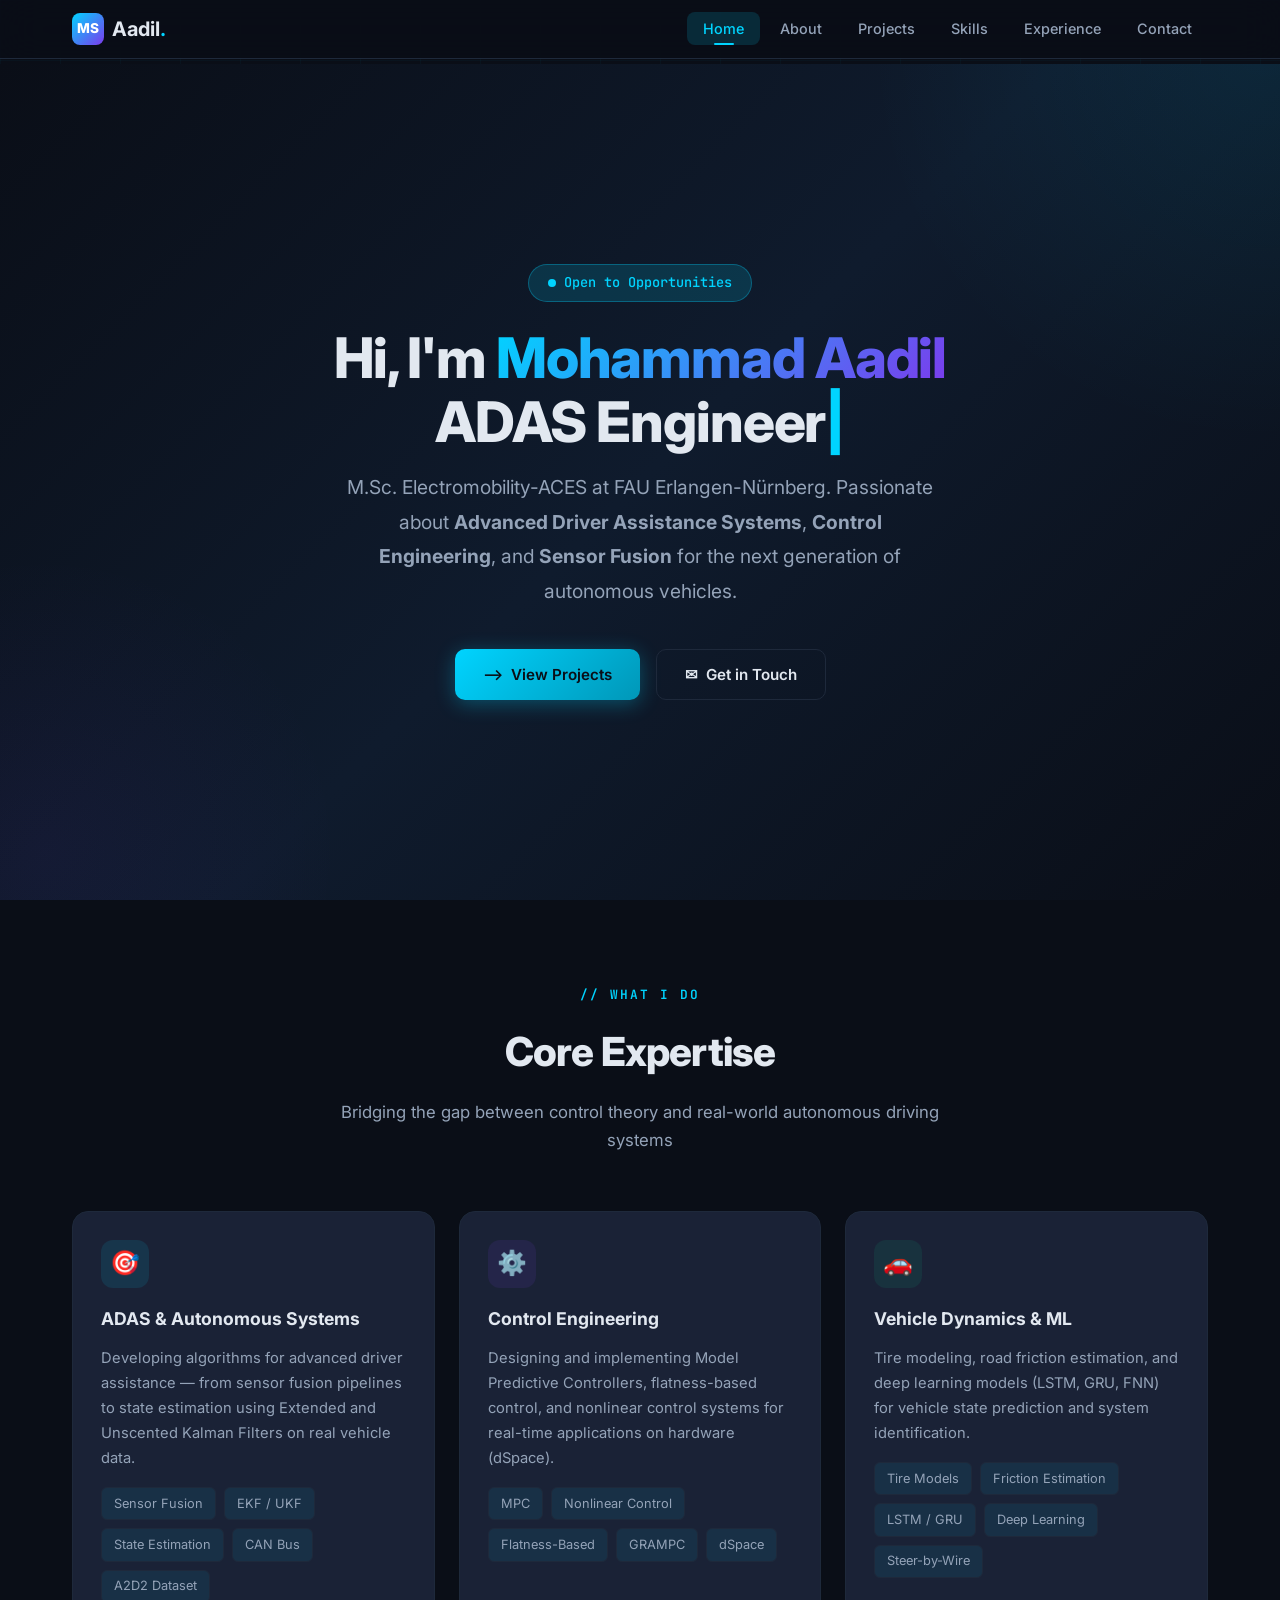
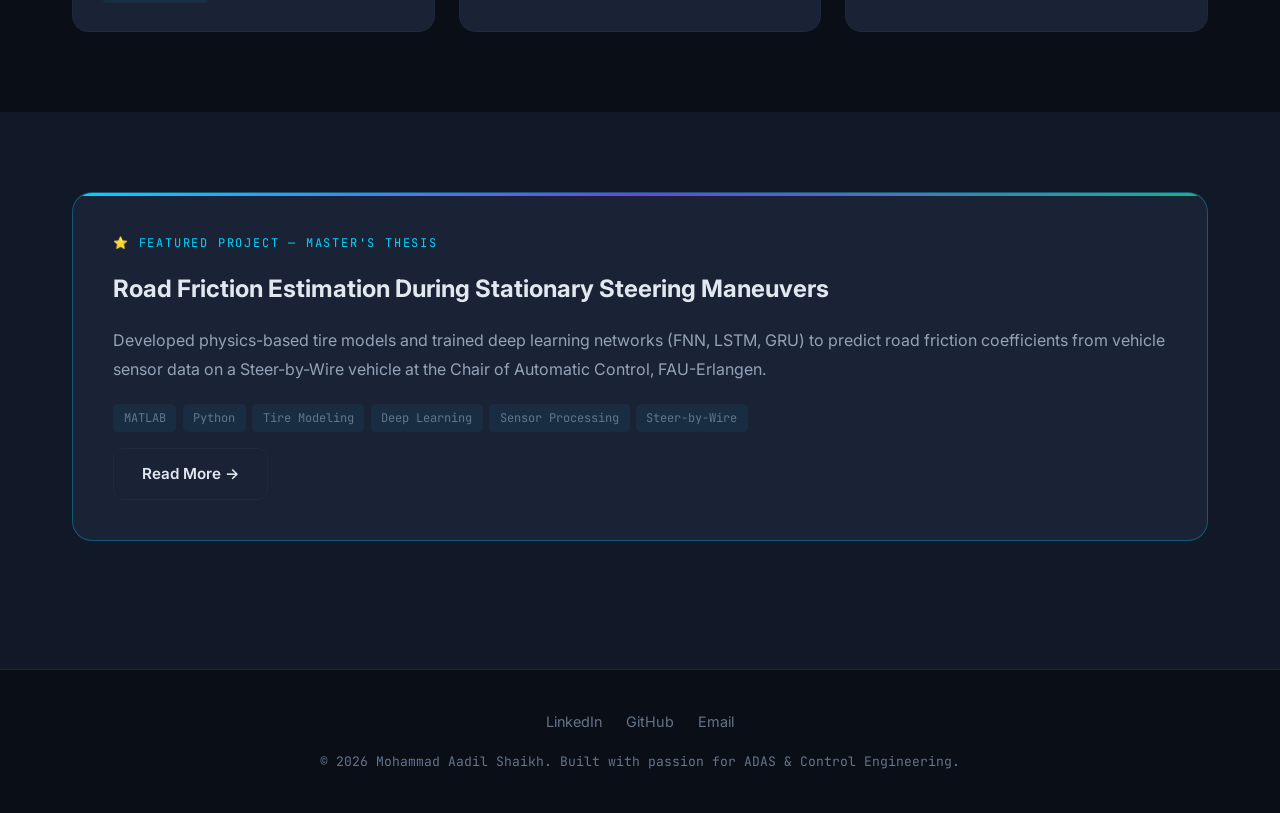
<file: index.html>
<!DOCTYPE html>
<html lang="en">
<head>
  <meta charset="UTF-8">
  <meta name="viewport" content="width=device-width, initial-scale=1.0">
  <meta name="description" content="Mohammad Aadil Shaikh — ADAS & Control Engineer specializing in Sensor Fusion, MPC, Vehicle Dynamics, and Autonomous Driving Systems.">
  <meta name="keywords" content="ADAS, Control Engineering, Sensor Fusion, MPC, Vehicle Dynamics, Autonomous Driving, EKF, UKF">
  <title>Mohammad Aadil Shaikh | ADAS & Control Engineer</title>
  <link rel="preconnect" href="https://fonts.googleapis.com">
  <link rel="preconnect" href="https://fonts.gstatic.com" crossorigin>
  <link href="https://fonts.googleapis.com/css2?family=Inter:wght@300;400;500;600;700;800&family=JetBrains+Mono:wght@400;500;600;700&display=swap" rel="stylesheet">
  <link rel="stylesheet" href="css/style.css">
</head>
<body>
  <!-- Grid Background -->
  <div class="grid-bg"></div>

  <!-- Navigation -->
  <nav class="navbar">
    <div class="nav-container">
      <a href="index.html" class="nav-logo">
        <div class="logo-icon">MS</div>
        <span>Aadil<span class="accent">.</span></span>
      </a>
      <ul class="nav-links">
        <li><a href="index.html">Home</a></li>
        <li><a href="about.html">About</a></li>
        <li><a href="projects.html">Projects</a></li>
        <li><a href="skills.html">Skills</a></li>
        <li><a href="experience.html">Experience</a></li>
        <li><a href="contact.html">Contact</a></li>
      </ul>
      <button class="nav-toggle" aria-label="Toggle navigation">
        <span></span>
        <span></span>
        <span></span>
      </button>
    </div>
  </nav>

  <!-- Main Content -->
  <main>
    <!-- Hero Section -->
    <section class="hero">
      <div class="hero-content">
        <div class="hero-badge">Open to Opportunities</div>
        <h1>
          Hi, I'm <span class="highlight">Mohammad Aadil</span><br>
          <span class="typing-text">ADAS Engineer</span><span style="color: var(--accent); animation: blink 1s step-end infinite;">|</span>
        </h1>
        <p class="hero-subtitle">
          M.Sc. Electromobility-ACES at FAU Erlangen-Nürnberg. Passionate about
          <strong>Advanced Driver Assistance Systems</strong>, <strong>Control Engineering</strong>,
          and <strong>Sensor Fusion</strong> for the next generation of autonomous vehicles.
        </p>
        <div class="hero-cta">
          <a href="projects.html" class="btn btn-primary">
            <span>⟶</span> View Projects
          </a>
          <a href="contact.html" class="btn btn-secondary">
            <span>✉</span> Get in Touch
          </a>
        </div>
      </div>
    </section>

    <!-- Quick Overview Section -->
    <section class="section">
      <div class="container">
        <div class="section-header fade-in">
          <span class="section-tag">// What I Do</span>
          <h2 class="section-title">Core Expertise</h2>
          <p class="section-subtitle">Bridging the gap between control theory and real-world autonomous driving systems</p>
        </div>

        <div class="coursework-grid stagger-children">
          <!-- ADAS -->
          <div class="card coursework-card fade-in">
            <div class="card-icon control">🎯</div>
            <h3>ADAS & Autonomous Systems</h3>
            <p style="color: var(--text-secondary); font-size: 0.92rem; margin-bottom: 1rem;">
              Developing algorithms for advanced driver assistance — from sensor fusion pipelines
              to state estimation using Extended and Unscented Kalman Filters on real vehicle data.
            </p>
            <ul class="coursework-list">
              <li>Sensor Fusion</li>
              <li>EKF / UKF</li>
              <li>State Estimation</li>
              <li>CAN Bus</li>
              <li>A2D2 Dataset</li>
            </ul>
          </div>

          <!-- Control Engineering -->
          <div class="card coursework-card fade-in">
            <div class="card-icon ai">⚙️</div>
            <h3>Control Engineering</h3>
            <p style="color: var(--text-secondary); font-size: 0.92rem; margin-bottom: 1rem;">
              Designing and implementing Model Predictive Controllers, flatness-based control,
              and nonlinear control systems for real-time applications on hardware (dSpace).
            </p>
            <ul class="coursework-list">
              <li>MPC</li>
              <li>Nonlinear Control</li>
              <li>Flatness-Based</li>
              <li>GRAMPC</li>
              <li>dSpace</li>
            </ul>
          </div>

          <!-- Vehicle Dynamics & ML -->
          <div class="card coursework-card fade-in">
            <div class="card-icon auto">🚗</div>
            <h3>Vehicle Dynamics & ML</h3>
            <p style="color: var(--text-secondary); font-size: 0.92rem; margin-bottom: 1rem;">
              Tire modeling, road friction estimation, and deep learning models (LSTM, GRU, FNN)
              for vehicle state prediction and system identification.
            </p>
            <ul class="coursework-list">
              <li>Tire Models</li>
              <li>Friction Estimation</li>
              <li>LSTM / GRU</li>
              <li>Deep Learning</li>
              <li>Steer-by-Wire</li>
            </ul>
          </div>
        </div>
      </div>
    </section>

    <!-- Featured Project Teaser -->
    <section class="section" style="background: var(--bg-secondary);">
      <div class="container">
        <div class="featured-project fade-in">
          <div class="featured-label">⭐ Featured Project — Master's Thesis</div>
          <h3>Road Friction Estimation During Stationary Steering Maneuvers</h3>
          <p>
            Developed physics-based tire models and trained deep learning networks (FNN, LSTM, GRU)
            to predict road friction coefficients from vehicle sensor data on a Steer-by-Wire vehicle
            at the Chair of Automatic Control, FAU-Erlangen.
          </p>
          <div class="project-tags">
            <span class="tag">MATLAB</span>
            <span class="tag">Python</span>
            <span class="tag">Tire Modeling</span>
            <span class="tag">Deep Learning</span>
            <span class="tag">Sensor Processing</span>
            <span class="tag">Steer-by-Wire</span>
          </div>
          <a href="projects.html" class="btn btn-secondary">Read More →</a>
        </div>
      </div>
    </section>
  </main>

  <!-- Footer -->
  <footer class="footer">
    <div class="footer-content">
      <div class="footer-links">
        <a href="https://www.linkedin.com/in/mohammadaadil-shaikh-14bb29165" target="_blank">LinkedIn</a>
        <a href="https://github.com/M-MSHAIKH" target="_blank">GitHub</a>
        <a href="mailto:aadilshaikh11897@gmail.com">Email</a>
      </div>
      <p>&copy; 2026 Mohammad Aadil Shaikh. Built with passion for ADAS & Control Engineering.</p>
    </div>
  </footer>

  <script src="js/main.js"></script>
</body>
</html>
</file>
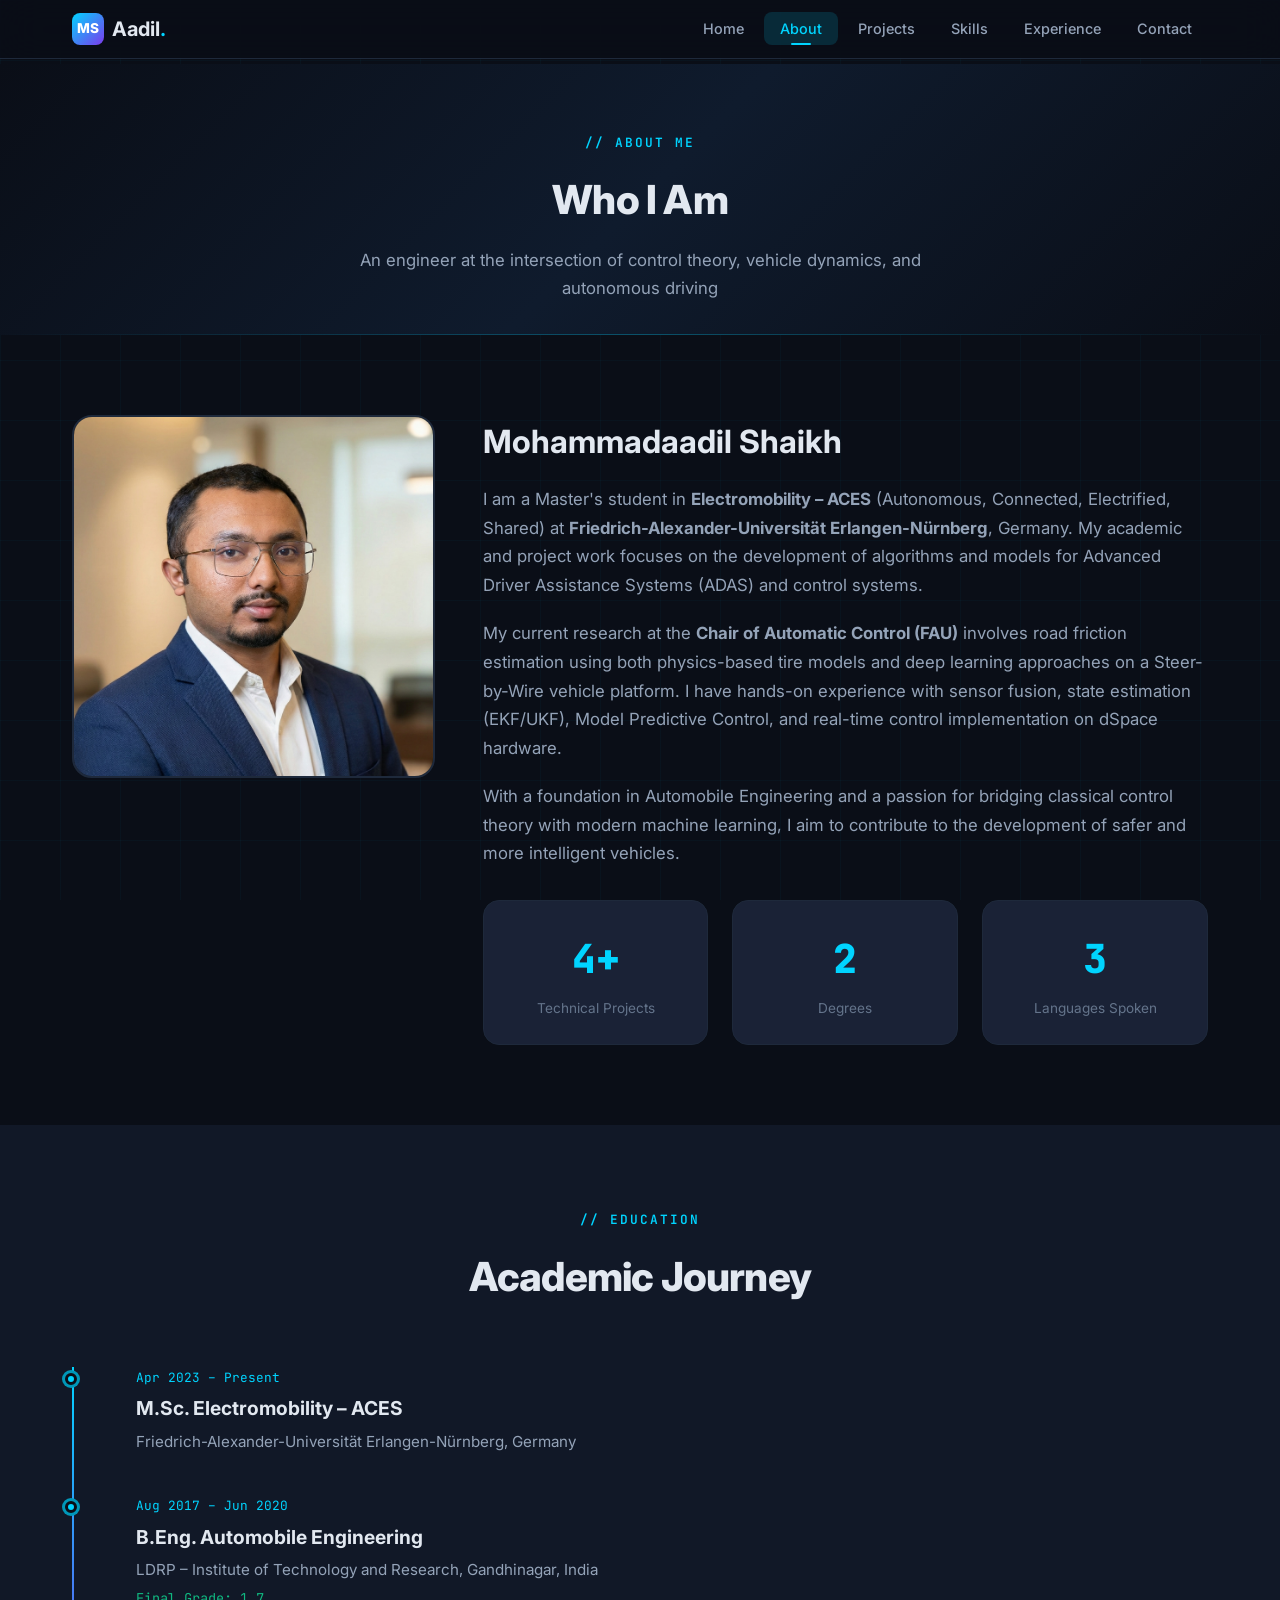
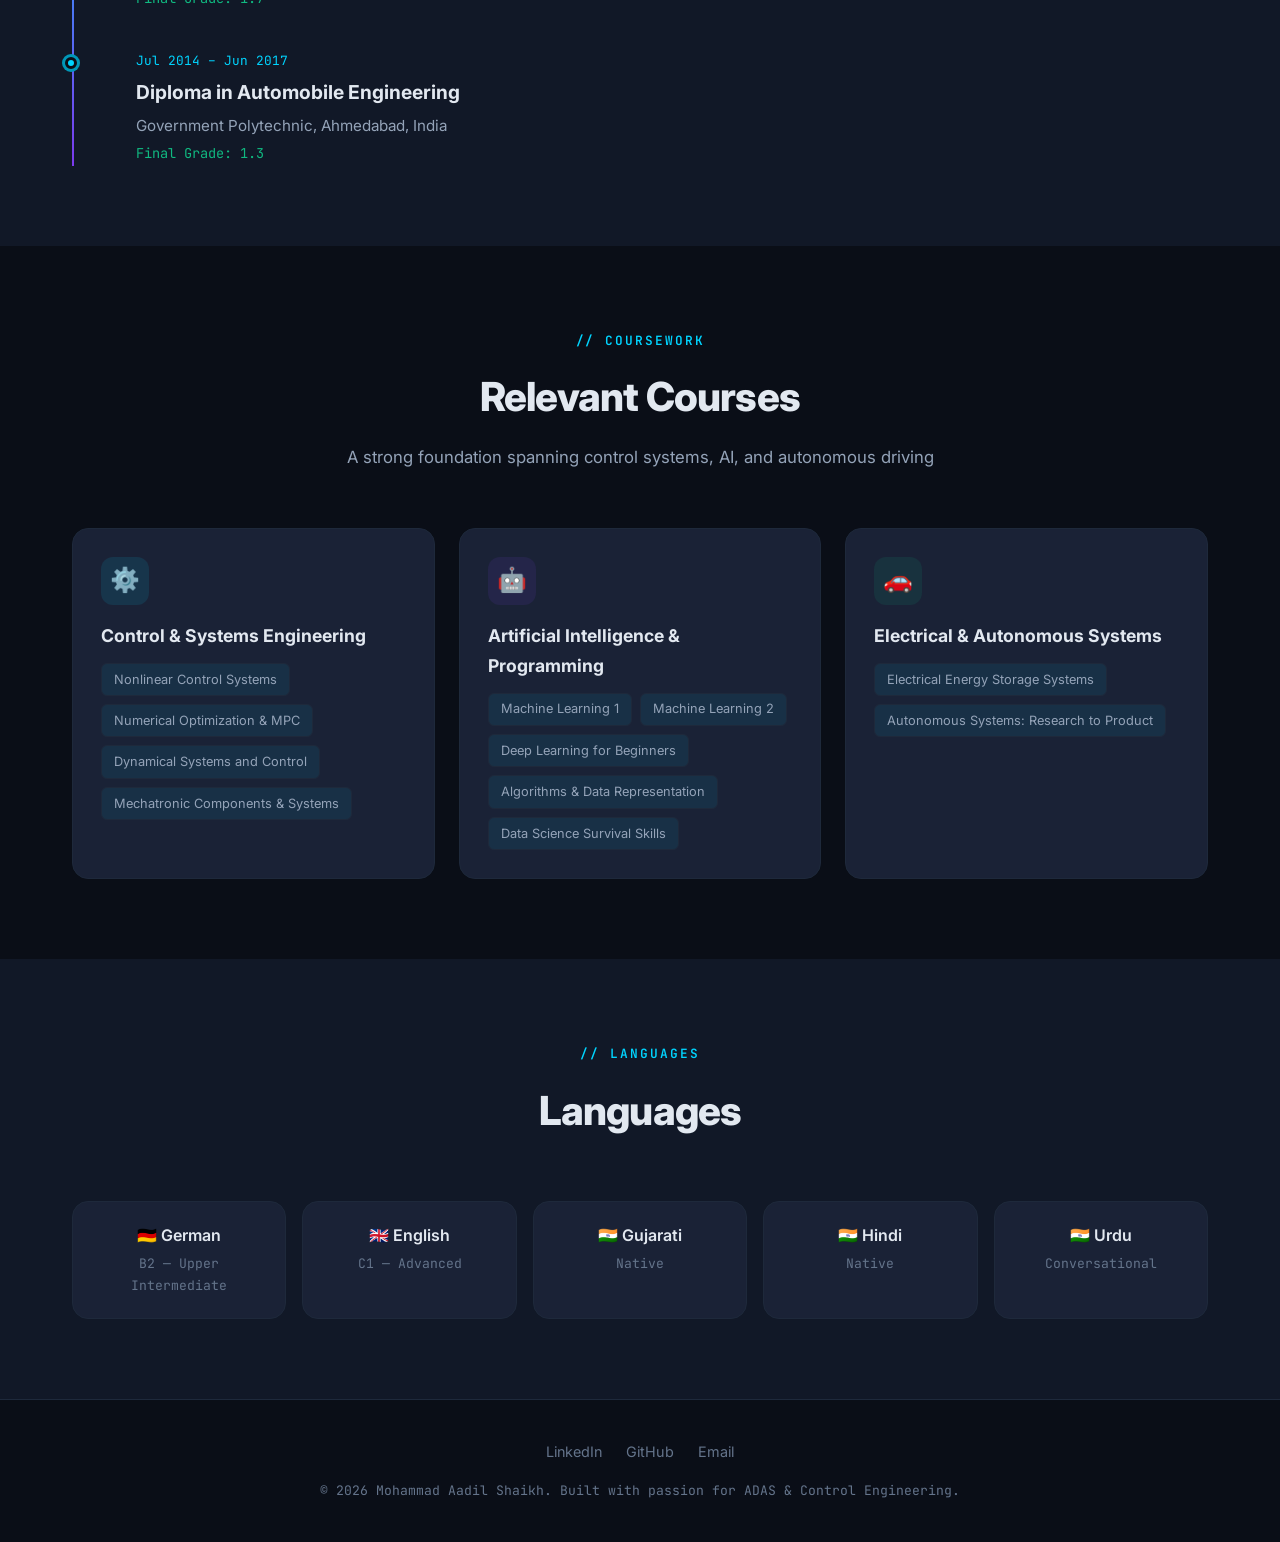
<file: about.html>
<!DOCTYPE html>
<html lang="en">
<head>
  <meta charset="UTF-8">
  <meta name="viewport" content="width=device-width, initial-scale=1.0">
  <meta name="description" content="About Mohammad Aadil Shaikh — Education, Coursework, and Background in ADAS & Control Engineering.">
  <title>About | Mohammad Aadil Shaikh</title>
  <link rel="preconnect" href="https://fonts.googleapis.com">
  <link rel="preconnect" href="https://fonts.gstatic.com" crossorigin>
  <link href="https://fonts.googleapis.com/css2?family=Inter:wght@300;400;500;600;700;800&family=JetBrains+Mono:wght@400;500;600;700&display=swap" rel="stylesheet">
  <link rel="stylesheet" href="css/style.css">
</head>
<body>
  <div class="grid-bg"></div>

  <!-- Navigation -->
  <nav class="navbar">
    <div class="nav-container">
      <a href="index.html" class="nav-logo">
        <div class="logo-icon">MS</div>
        <span>Aadil<span class="accent">.</span></span>
      </a>
      <ul class="nav-links">
        <li><a href="index.html">Home</a></li>
        <li><a href="about.html">About</a></li>
        <li><a href="projects.html">Projects</a></li>
        <li><a href="skills.html">Skills</a></li>
        <li><a href="experience.html">Experience</a></li>
        <li><a href="contact.html">Contact</a></li>
      </ul>
      <button class="nav-toggle" aria-label="Toggle navigation">
        <span></span>
        <span></span>
        <span></span>
      </button>
    </div>
  </nav>

  <main>
    <!-- Page Header -->
    <section class="page-header">
      <div class="container">
        <span class="section-tag">// About Me</span>
        <h1 class="section-title">Who I Am</h1>
        <p class="section-subtitle">An engineer at the intersection of control theory, vehicle dynamics, and autonomous driving</p>
      </div>
    </section>

    <!-- About Content -->
    <section class="section">
      <div class="container">
        <div class="about-grid">
          <!-- Photo Side -->
          <div class="fade-in">
            <div class="about-photo">
              <img src="images/profile.jpg" alt="Mohammad Aadil Shaikh">
            </div>
          </div>

          <!-- Text Side -->
          <div class="about-text fade-in">
            <h2>Mohammadaadil Shaikh</h2>
            <p>
              I am a Master's student in <strong>Electromobility – ACES</strong>
              (Autonomous, Connected, Electrified, Shared) at
              <strong>Friedrich-Alexander-Universität Erlangen-Nürnberg</strong>, Germany.
              My academic and project work focuses on the development of algorithms and models
              for Advanced Driver Assistance Systems (ADAS) and control systems.
            </p>
            <p>
              My current research at the <strong>Chair of Automatic Control (FAU)</strong> involves
              road friction estimation using both physics-based tire models and deep learning
              approaches on a Steer-by-Wire vehicle platform. I have hands-on experience with
              sensor fusion, state estimation (EKF/UKF), Model Predictive Control, and real-time
              control implementation on dSpace hardware.
            </p>
            <p>
              With a foundation in Automobile Engineering and a passion for bridging classical
              control theory with modern machine learning, I aim to contribute to the development
              of safer and more intelligent vehicles.
            </p>

            <!-- Stats -->
            <div class="about-stats">
              <div class="card stat-card">
                <div class="stat-number" data-count="6" data-suffix="+">0+</div>
                <div class="stat-label">Technical Projects</div>
              </div>
              <div class="card stat-card">
                <div class="stat-number" data-count="3" data-suffix="">0</div>
                <div class="stat-label">Degrees</div>
              </div>
              <div class="card stat-card">
                <div class="stat-number" data-count="5" data-suffix="">0</div>
                <div class="stat-label">Languages Spoken</div>
              </div>
            </div>
          </div>
        </div>
      </div>
    </section>

    <!-- Education Timeline -->
    <section class="section" style="background: var(--bg-secondary);">
      <div class="container">
        <div class="section-header fade-in">
          <span class="section-tag">// Education</span>
          <h2 class="section-title">Academic Journey</h2>
        </div>

        <div class="timeline fade-in">
          <div class="timeline-item">
            <div class="timeline-date">Apr 2023 – Present</div>
            <div class="timeline-title">M.Sc. Electromobility – ACES</div>
            <div class="timeline-subtitle">Friedrich-Alexander-Universität Erlangen-Nürnberg, Germany</div>
          </div>

          <div class="timeline-item">
            <div class="timeline-date">Aug 2017 – Jun 2020</div>
            <div class="timeline-title">B.Eng. Automobile Engineering</div>
            <div class="timeline-subtitle">LDRP – Institute of Technology and Research, Gandhinagar, India</div>
            <div class="timeline-grade">Final Grade: 1.7</div>
          </div>

          <div class="timeline-item">
            <div class="timeline-date">Jul 2014 – Jun 2017</div>
            <div class="timeline-title">Diploma in Automobile Engineering</div>
            <div class="timeline-subtitle">Government Polytechnic, Ahmedabad, India</div>
            <div class="timeline-grade">Final Grade: 1.3</div>
          </div>
        </div>
      </div>
    </section>

    <!-- Relevant Coursework -->
    <section class="section">
      <div class="container">
        <div class="section-header fade-in">
          <span class="section-tag">// Coursework</span>
          <h2 class="section-title">Relevant Courses</h2>
          <p class="section-subtitle">A strong foundation spanning control systems, AI, and autonomous driving</p>
        </div>

        <div class="coursework-grid stagger-children">
          <div class="card coursework-card fade-in">
            <div class="card-icon control">⚙️</div>
            <h3>Control & Systems Engineering</h3>
            <ul class="coursework-list">
              <li>Nonlinear Control Systems</li>
              <li>Numerical Optimization & MPC</li>
              <li>Dynamical Systems and Control</li>
              <li>Mechatronic Components & Systems</li>
            </ul>
          </div>

          <div class="card coursework-card fade-in">
            <div class="card-icon ai">🤖</div>
            <h3>Artificial Intelligence & Programming</h3>
            <ul class="coursework-list">
              <li>Machine Learning 1</li>
              <li>Machine Learning 2</li>
              <li>Deep Learning for Beginners</li>
              <li>Algorithms & Data Representation</li>
              <li>Data Science Survival Skills</li>
            </ul>
          </div>

          <div class="card coursework-card fade-in">
            <div class="card-icon auto">🚗</div>
            <h3>Electrical & Autonomous Systems</h3>
            <ul class="coursework-list">
              <li>Electrical Energy Storage Systems</li>
              <li>Autonomous Systems: Research to Product</li>
            </ul>
          </div>
        </div>
      </div>
    </section>

    <!-- Languages -->
    <section class="section" style="background: var(--bg-secondary);">
      <div class="container">
        <div class="section-header fade-in">
          <span class="section-tag">// Languages</span>
          <h2 class="section-title">Languages</h2>
        </div>

        <div class="languages-grid stagger-children">
          <div class="card language-item fade-in">
            <div class="language-name">🇩🇪 German</div>
            <div class="language-level">B2 — Upper Intermediate</div>
          </div>
          <div class="card language-item fade-in">
            <div class="language-name">🇬🇧 English</div>
            <div class="language-level">C1 — Advanced</div>
          </div>
          <div class="card language-item fade-in">
            <div class="language-name">🇮🇳 Gujarati</div>
            <div class="language-level">Native</div>
          </div>
          <div class="card language-item fade-in">
            <div class="language-name">🇮🇳 Hindi</div>
            <div class="language-level">Native</div>
          </div>
          <div class="card language-item fade-in">
            <div class="language-name">🇮🇳 Urdu</div>
            <div class="language-level">Conversational</div>
          </div>
        </div>
      </div>
    </section>
  </main>

  <footer class="footer">
    <div class="footer-content">
      <div class="footer-links">
        <a href="https://www.linkedin.com/in/mohammadaadil-shaikh-14bb29165" target="_blank">LinkedIn</a>
        <a href="https://github.com/M-MSHAIKH" target="_blank">GitHub</a>
        <a href="mailto:aadilshaikh11897@gmail.com">Email</a>
      </div>
      <p>&copy; 2026 Mohammad Aadil Shaikh. Built with passion for ADAS & Control Engineering.</p>
    </div>
  </footer>

  <script src="js/main.js"></script>
</body>
</html>
</file>
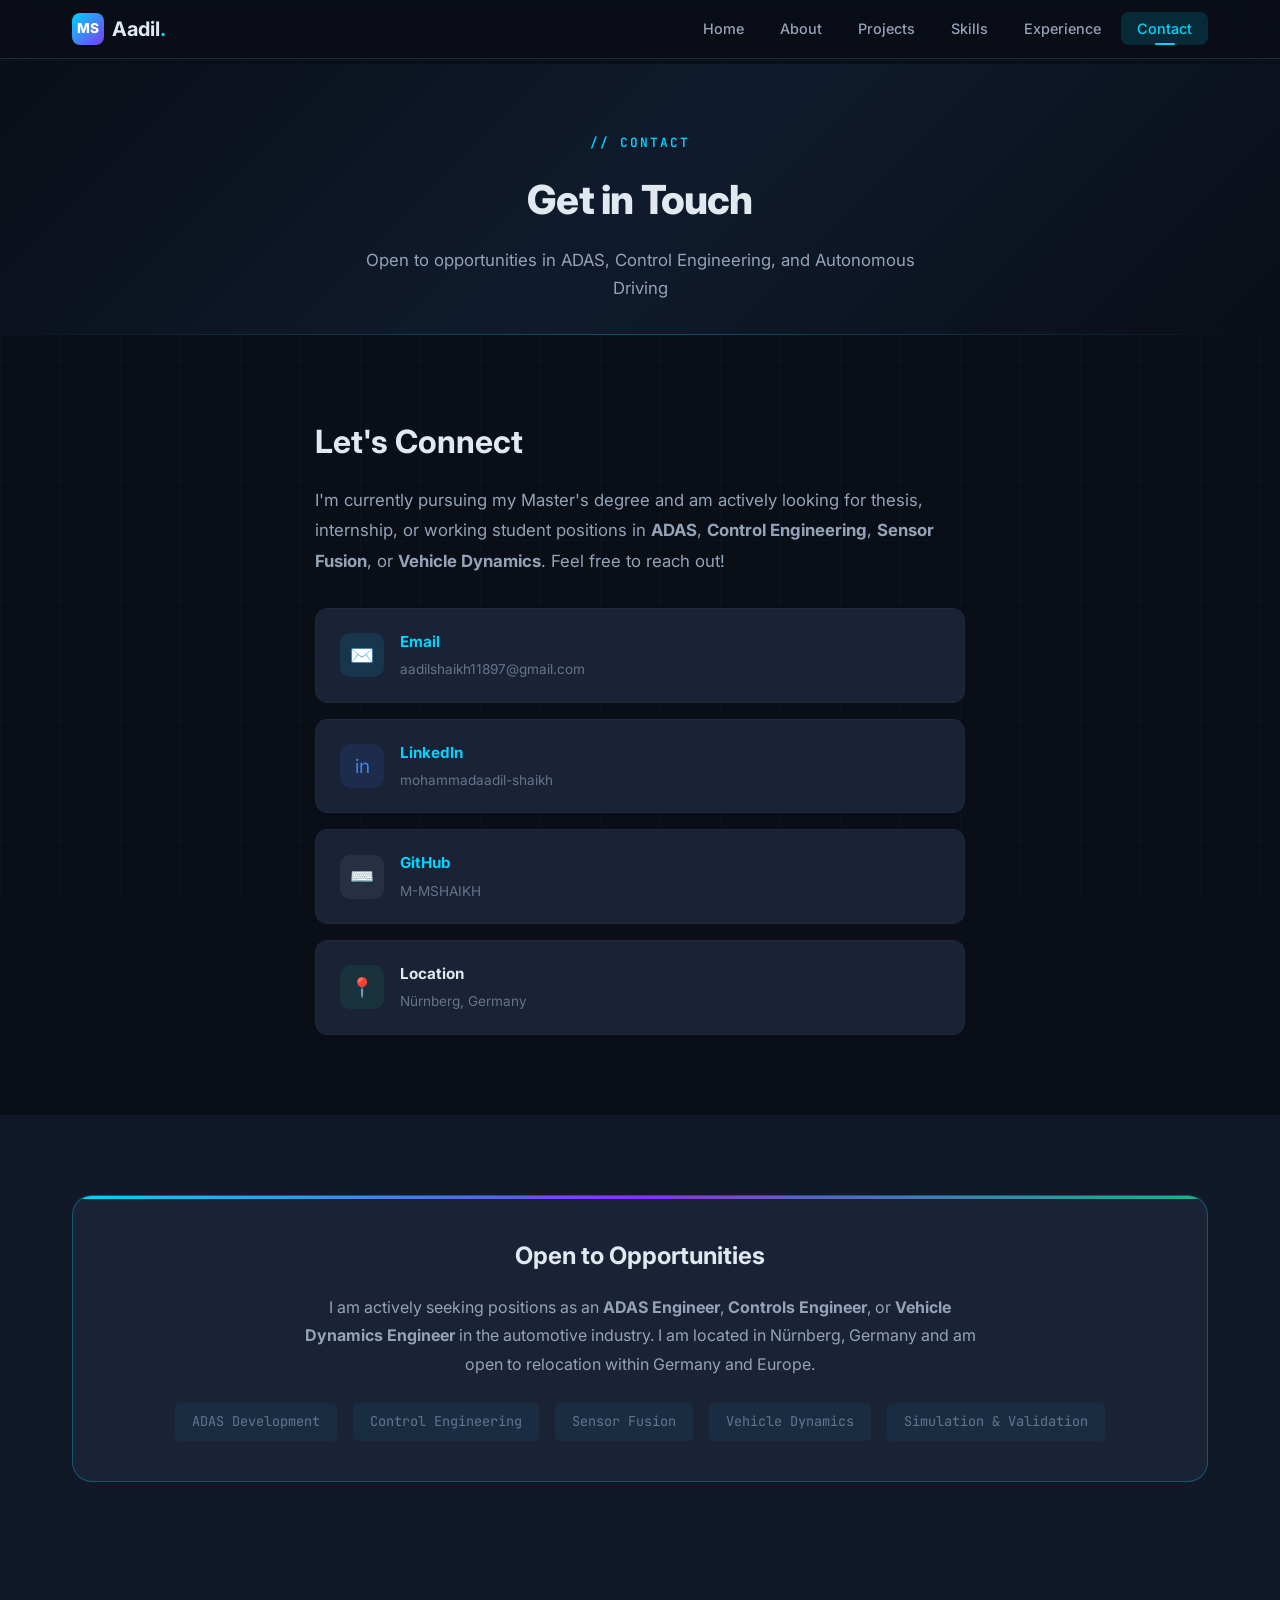
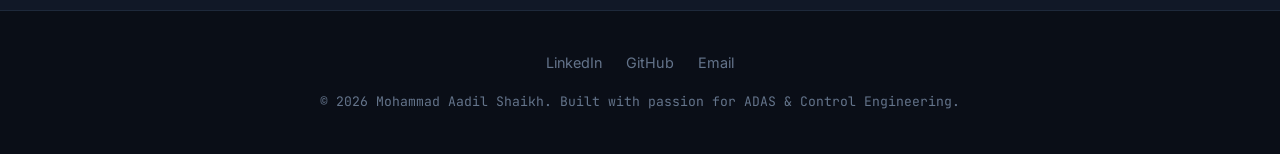
<file: contact.html>
<!DOCTYPE html>
<html lang="en">
<head>
  <meta charset="UTF-8">
  <meta name="viewport" content="width=device-width, initial-scale=1.0">
  <meta name="description" content="Contact Mohammad Aadil Shaikh — ADAS & Control Engineer based in Nuremberg, Germany.">
  <title>Contact | Mohammad Aadil Shaikh</title>
  <link rel="preconnect" href="https://fonts.googleapis.com">
  <link rel="preconnect" href="https://fonts.gstatic.com" crossorigin>
  <link href="https://fonts.googleapis.com/css2?family=Inter:wght@300;400;500;600;700;800&family=JetBrains+Mono:wght@400;500;600;700&display=swap" rel="stylesheet">
  <link rel="stylesheet" href="css/style.css">
</head>
<body>
  <div class="grid-bg"></div>

  <!-- Navigation -->
  <nav class="navbar">
    <div class="nav-container">
      <a href="index.html" class="nav-logo">
        <div class="logo-icon">MS</div>
        <span>Aadil<span class="accent">.</span></span>
      </a>
      <ul class="nav-links">
        <li><a href="index.html">Home</a></li>
        <li><a href="about.html">About</a></li>
        <li><a href="projects.html">Projects</a></li>
        <li><a href="skills.html">Skills</a></li>
        <li><a href="experience.html">Experience</a></li>
        <li><a href="contact.html">Contact</a></li>
      </ul>
      <button class="nav-toggle" aria-label="Toggle navigation">
        <span></span>
        <span></span>
        <span></span>
      </button>
    </div>
  </nav>

  <main>
    <!-- Page Header -->
    <section class="page-header">
      <div class="container">
        <span class="section-tag">// Contact</span>
        <h1 class="section-title">Get in Touch</h1>
        <p class="section-subtitle">Open to opportunities in ADAS, Control Engineering, and Autonomous Driving</p>
      </div>
    </section>

    <!-- Contact Content -->
    <section class="section">
      <div class="container">
        <div class="contact-grid" style="grid-template-columns: 1fr; max-width: 650px; margin: 0 auto;">
          <!-- Contact Info -->
          <div class="contact-info fade-in">
            <h2>Let's Connect</h2>
            <p>
              I'm currently pursuing my Master's degree and am actively looking for thesis,
              internship, or working student positions in <strong>ADAS</strong>,
              <strong>Control Engineering</strong>, <strong>Sensor Fusion</strong>, or
              <strong>Vehicle Dynamics</strong>. Feel free to reach out!
            </p>

            <div class="contact-links">
              <a href="mailto:aadilshaikh11897@gmail.com" class="contact-link">
                <div class="link-icon email">✉️</div>
                <div class="link-details">
                  <h4>Email</h4>
                  <p>aadilshaikh11897@gmail.com</p>
                </div>
              </a>

              <a href="https://www.linkedin.com/in/mohammadaadil-shaikh-14bb29165" target="_blank" class="contact-link">
                <div class="link-icon linkedin">in</div>
                <div class="link-details">
                  <h4>LinkedIn</h4>
                  <p>mohammadaadil-shaikh</p>
                </div>
              </a>

              <a href="https://github.com/M-MSHAIKH" target="_blank" class="contact-link">
                <div class="link-icon github">⌨️</div>
                <div class="link-details">
                  <h4>GitHub</h4>
                  <p>M-MSHAIKH</p>
                </div>
              </a>

              <div class="contact-link" style="cursor: default;">
                <div class="link-icon location">📍</div>
                <div class="link-details">
                  <h4>Location</h4>
                  <p>Nürnberg, Germany</p>
                </div>
              </div>
            </div>
          </div>
        </div>
      </div>
    </section>

    <!-- Availability -->
    <section class="section" style="background: var(--bg-secondary);">
      <div class="container">
        <div class="featured-project fade-in" style="text-align: center;">
          <h3 style="margin-bottom: 1rem;">Open to Opportunities</h3>
          <p style="max-width: 700px; margin: 0 auto 1.5rem;">
            I am actively seeking positions as an <strong>ADAS Engineer</strong>,
            <strong>Controls Engineer</strong>, or <strong>Vehicle Dynamics Engineer</strong>
            in the automotive industry. I am located in Nürnberg, Germany and am open to
            relocation within Germany and Europe.
          </p>
          <div style="display: flex; gap: 1rem; justify-content: center; flex-wrap: wrap;">
            <span class="tag" style="font-size: 0.85rem; padding: 0.4rem 1rem;">ADAS Development</span>
            <span class="tag" style="font-size: 0.85rem; padding: 0.4rem 1rem;">Control Engineering</span>
            <span class="tag" style="font-size: 0.85rem; padding: 0.4rem 1rem;">Sensor Fusion</span>
            <span class="tag" style="font-size: 0.85rem; padding: 0.4rem 1rem;">Vehicle Dynamics</span>
            <span class="tag" style="font-size: 0.85rem; padding: 0.4rem 1rem;">Simulation & Validation</span>
          </div>
        </div>
      </div>
    </section>
  </main>

  <footer class="footer">
    <div class="footer-content">
      <div class="footer-links">
        <a href="https://www.linkedin.com/in/mohammadaadil-shaikh-14bb29165" target="_blank">LinkedIn</a>
        <a href="https://github.com/M-MSHAIKH" target="_blank">GitHub</a>
        <a href="mailto:aadilshaikh11897@gmail.com">Email</a>
      </div>
      <p>&copy; 2026 Mohammad Aadil Shaikh. Built with passion for ADAS & Control Engineering.</p>
    </div>
  </footer>

  <script src="js/main.js"></script>
</body>
</html>
</file>
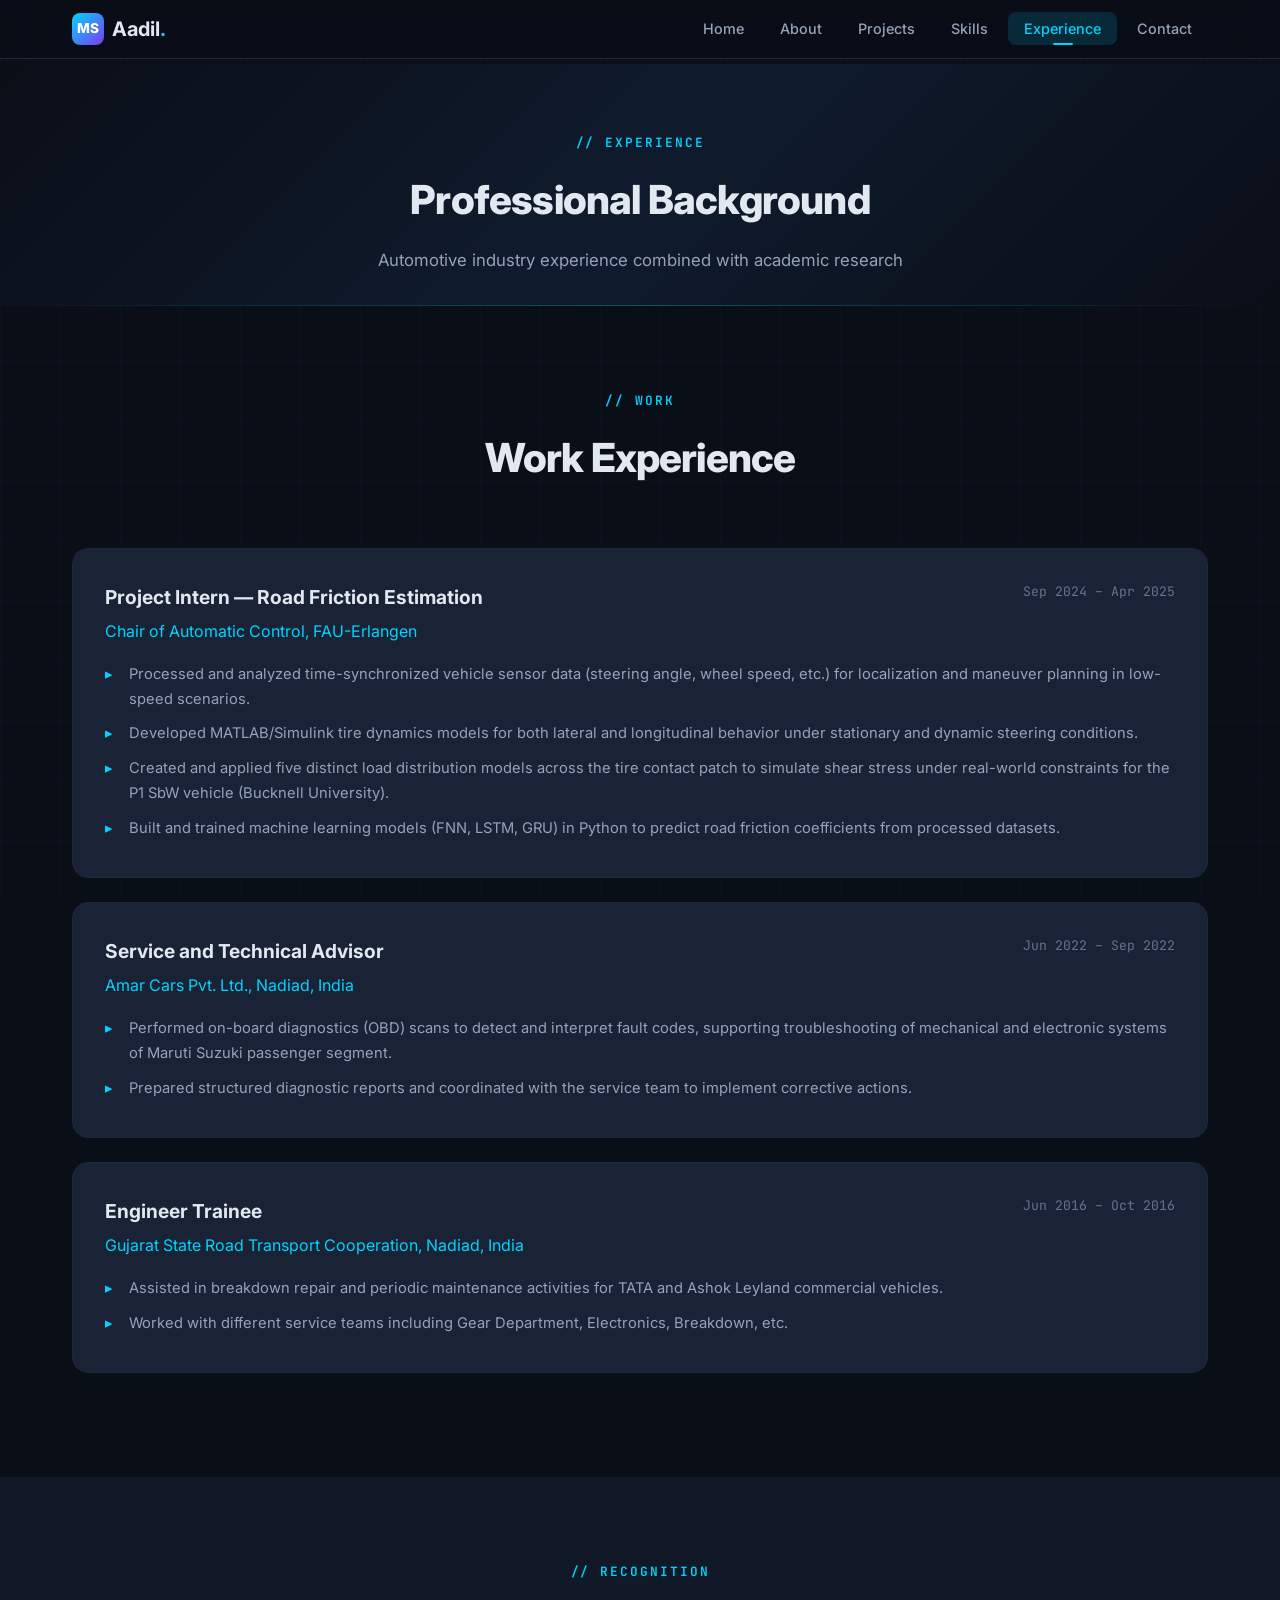
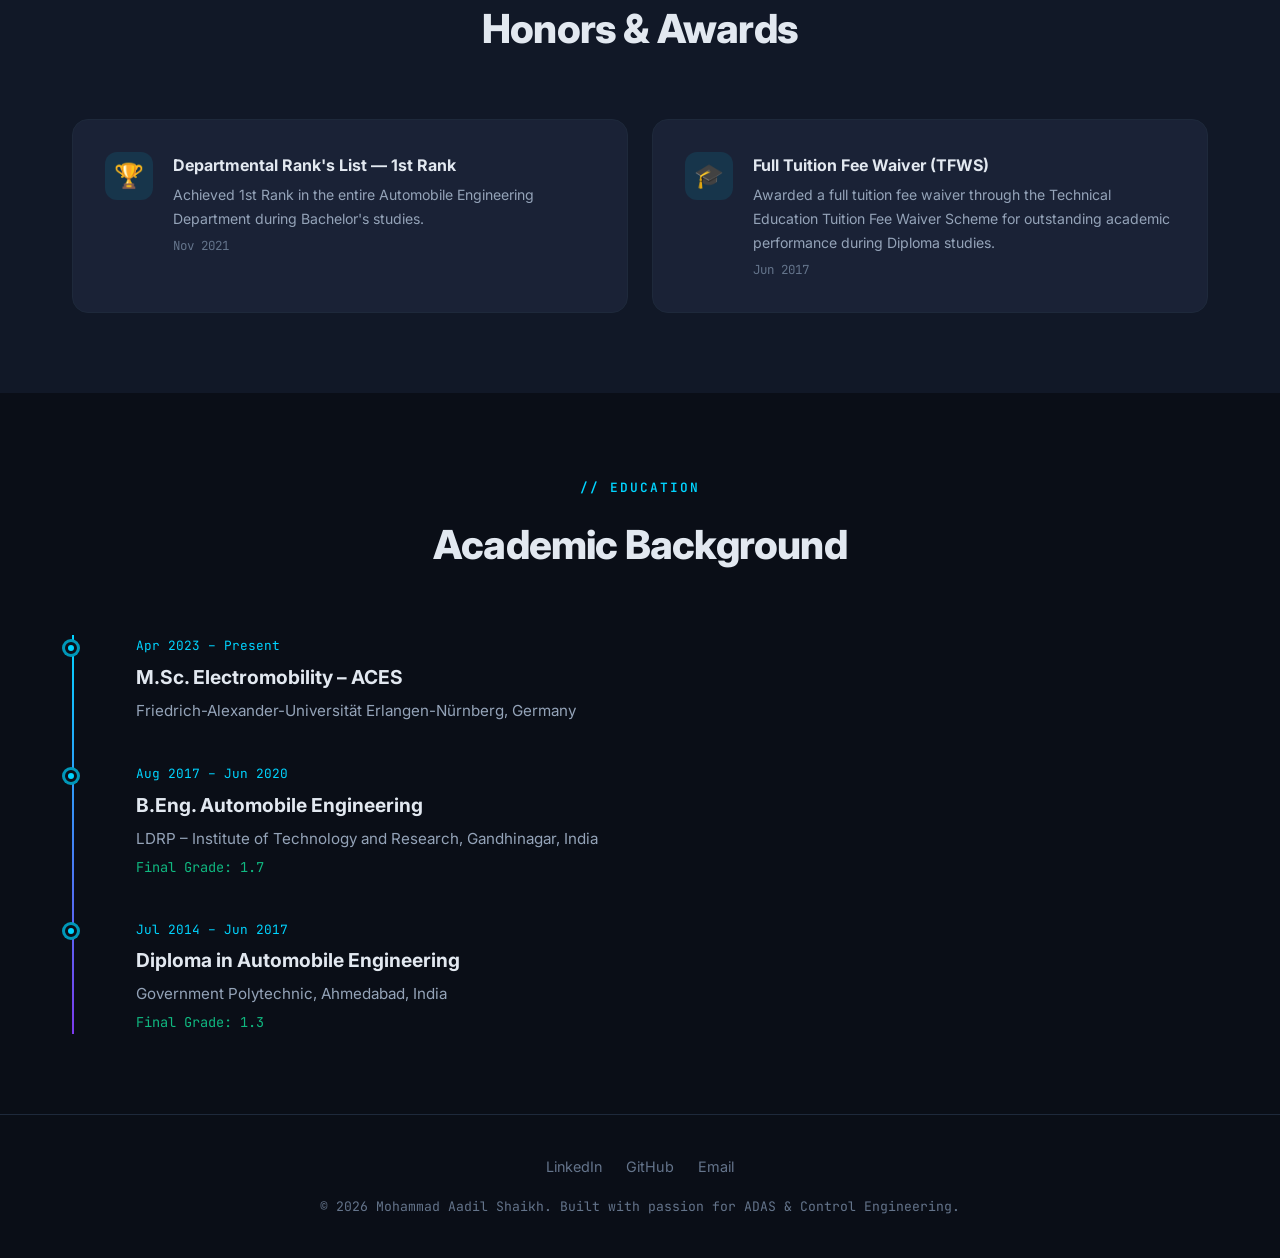
<file: experience.html>
<!DOCTYPE html>
<html lang="en">
<head>
  <meta charset="UTF-8">
  <meta name="viewport" content="width=device-width, initial-scale=1.0">
  <meta name="description" content="Work experience and achievements of Mohammad Aadil Shaikh in automotive engineering.">
  <title>Experience | Mohammad Aadil Shaikh</title>
  <link rel="preconnect" href="https://fonts.googleapis.com">
  <link rel="preconnect" href="https://fonts.gstatic.com" crossorigin>
  <link href="https://fonts.googleapis.com/css2?family=Inter:wght@300;400;500;600;700;800&family=JetBrains+Mono:wght@400;500;600;700&display=swap" rel="stylesheet">
  <link rel="stylesheet" href="css/style.css">
</head>
<body>
  <div class="grid-bg"></div>

  <!-- Navigation -->
  <nav class="navbar">
    <div class="nav-container">
      <a href="index.html" class="nav-logo">
        <div class="logo-icon">MS</div>
        <span>Aadil<span class="accent">.</span></span>
      </a>
      <ul class="nav-links">
        <li><a href="index.html">Home</a></li>
        <li><a href="about.html">About</a></li>
        <li><a href="projects.html">Projects</a></li>
        <li><a href="skills.html">Skills</a></li>
        <li><a href="experience.html">Experience</a></li>
        <li><a href="contact.html">Contact</a></li>
      </ul>
      <button class="nav-toggle" aria-label="Toggle navigation">
        <span></span>
        <span></span>
        <span></span>
      </button>
    </div>
  </nav>

  <main>
    <!-- Page Header -->
    <section class="page-header">
      <div class="container">
        <span class="section-tag">// Experience</span>
        <h1 class="section-title">Professional Background</h1>
        <p class="section-subtitle">Automotive industry experience combined with academic research</p>
      </div>
    </section>

    <!-- Work Experience -->
    <section class="section">
      <div class="container">
        <div class="section-header fade-in">
          <span class="section-tag">// Work</span>
          <h2 class="section-title">Work Experience</h2>
        </div>

        <!-- Research Experience -->
        <div class="card experience-card fade-in" style="margin-bottom: 1.5rem;">
          <div class="experience-header">
            <div>
              <div class="experience-role">Project Intern — Road Friction Estimation</div>
              <div class="experience-company">Chair of Automatic Control, FAU-Erlangen</div>
            </div>
            <div class="experience-date">Sep 2024 – Apr 2025</div>
          </div>
          <ul class="experience-details">
            <li>Processed and analyzed time-synchronized vehicle sensor data (steering angle, wheel speed, etc.) for localization and maneuver planning in low-speed scenarios.</li>
            <li>Developed MATLAB/Simulink tire dynamics models for both lateral and longitudinal behavior under stationary and dynamic steering conditions.</li>
            <li>Created and applied five distinct load distribution models across the tire contact patch to simulate shear stress under real-world constraints for the P1 SbW vehicle (Bucknell University).</li>
            <li>Built and trained machine learning models (FNN, LSTM, GRU) in Python to predict road friction coefficients from processed datasets.</li>
          </ul>
        </div>

        <!-- Service Advisor -->
        <div class="card experience-card fade-in" style="margin-bottom: 1.5rem;">
          <div class="experience-header">
            <div>
              <div class="experience-role">Service and Technical Advisor</div>
              <div class="experience-company">Amar Cars Pvt. Ltd., Nadiad, India</div>
            </div>
            <div class="experience-date">Jun 2022 – Sep 2022</div>
          </div>
          <ul class="experience-details">
            <li>Performed on-board diagnostics (OBD) scans to detect and interpret fault codes, supporting troubleshooting of mechanical and electronic systems of Maruti Suzuki passenger segment.</li>
            <li>Prepared structured diagnostic reports and coordinated with the service team to implement corrective actions.</li>
          </ul>
        </div>

        <!-- Engineer Trainee -->
        <div class="card experience-card fade-in">
          <div class="experience-header">
            <div>
              <div class="experience-role">Engineer Trainee</div>
              <div class="experience-company">Gujarat State Road Transport Cooperation, Nadiad, India</div>
            </div>
            <div class="experience-date">Jun 2016 – Oct 2016</div>
          </div>
          <ul class="experience-details">
            <li>Assisted in breakdown repair and periodic maintenance activities for TATA and Ashok Leyland commercial vehicles.</li>
            <li>Worked with different service teams including Gear Department, Electronics, Breakdown, etc.</li>
          </ul>
        </div>
      </div>
    </section>

    <!-- Honors & Awards -->
    <section class="section" style="background: var(--bg-secondary);">
      <div class="container">
        <div class="section-header fade-in">
          <span class="section-tag">// Recognition</span>
          <h2 class="section-title">Honors & Awards</h2>
        </div>

        <div class="awards-grid stagger-children">
          <div class="card award-card fade-in">
            <div class="award-icon">🏆</div>
            <div class="award-info">
              <h4>Departmental Rank's List — 1st Rank</h4>
              <p>Achieved 1st Rank in the entire Automobile Engineering Department during Bachelor's studies.</p>
              <div class="award-date">Nov 2021</div>
            </div>
          </div>

          <div class="card award-card fade-in">
            <div class="award-icon">🎓</div>
            <div class="award-info">
              <h4>Full Tuition Fee Waiver (TFWS)</h4>
              <p>Awarded a full tuition fee waiver through the Technical Education Tuition Fee Waiver Scheme for outstanding academic performance during Diploma studies.</p>
              <div class="award-date">Jun 2017</div>
            </div>
          </div>
        </div>
      </div>
    </section>

    <!-- Education (compact repeat for context) -->
    <section class="section">
      <div class="container">
        <div class="section-header fade-in">
          <span class="section-tag">// Education</span>
          <h2 class="section-title">Academic Background</h2>
        </div>

        <div class="timeline fade-in">
          <div class="timeline-item">
            <div class="timeline-date">Apr 2023 – Present</div>
            <div class="timeline-title">M.Sc. Electromobility – ACES</div>
            <div class="timeline-subtitle">Friedrich-Alexander-Universität Erlangen-Nürnberg, Germany</div>
          </div>

          <div class="timeline-item">
            <div class="timeline-date">Aug 2017 – Jun 2020</div>
            <div class="timeline-title">B.Eng. Automobile Engineering</div>
            <div class="timeline-subtitle">LDRP – Institute of Technology and Research, Gandhinagar, India</div>
            <div class="timeline-grade">Final Grade: 1.7</div>
          </div>

          <div class="timeline-item">
            <div class="timeline-date">Jul 2014 – Jun 2017</div>
            <div class="timeline-title">Diploma in Automobile Engineering</div>
            <div class="timeline-subtitle">Government Polytechnic, Ahmedabad, India</div>
            <div class="timeline-grade">Final Grade: 1.3</div>
          </div>
        </div>
      </div>
    </section>
  </main>

  <footer class="footer">
    <div class="footer-content">
      <div class="footer-links">
        <a href="https://www.linkedin.com/in/mohammadaadil-shaikh-14bb29165" target="_blank">LinkedIn</a>
        <a href="https://github.com/M-MSHAIKH" target="_blank">GitHub</a>
        <a href="mailto:aadilshaikh11897@gmail.com">Email</a>
      </div>
      <p>&copy; 2026 Mohammad Aadil Shaikh. Built with passion for ADAS & Control Engineering.</p>
    </div>
  </footer>

  <script src="js/main.js"></script>
</body>
</html>
</file>
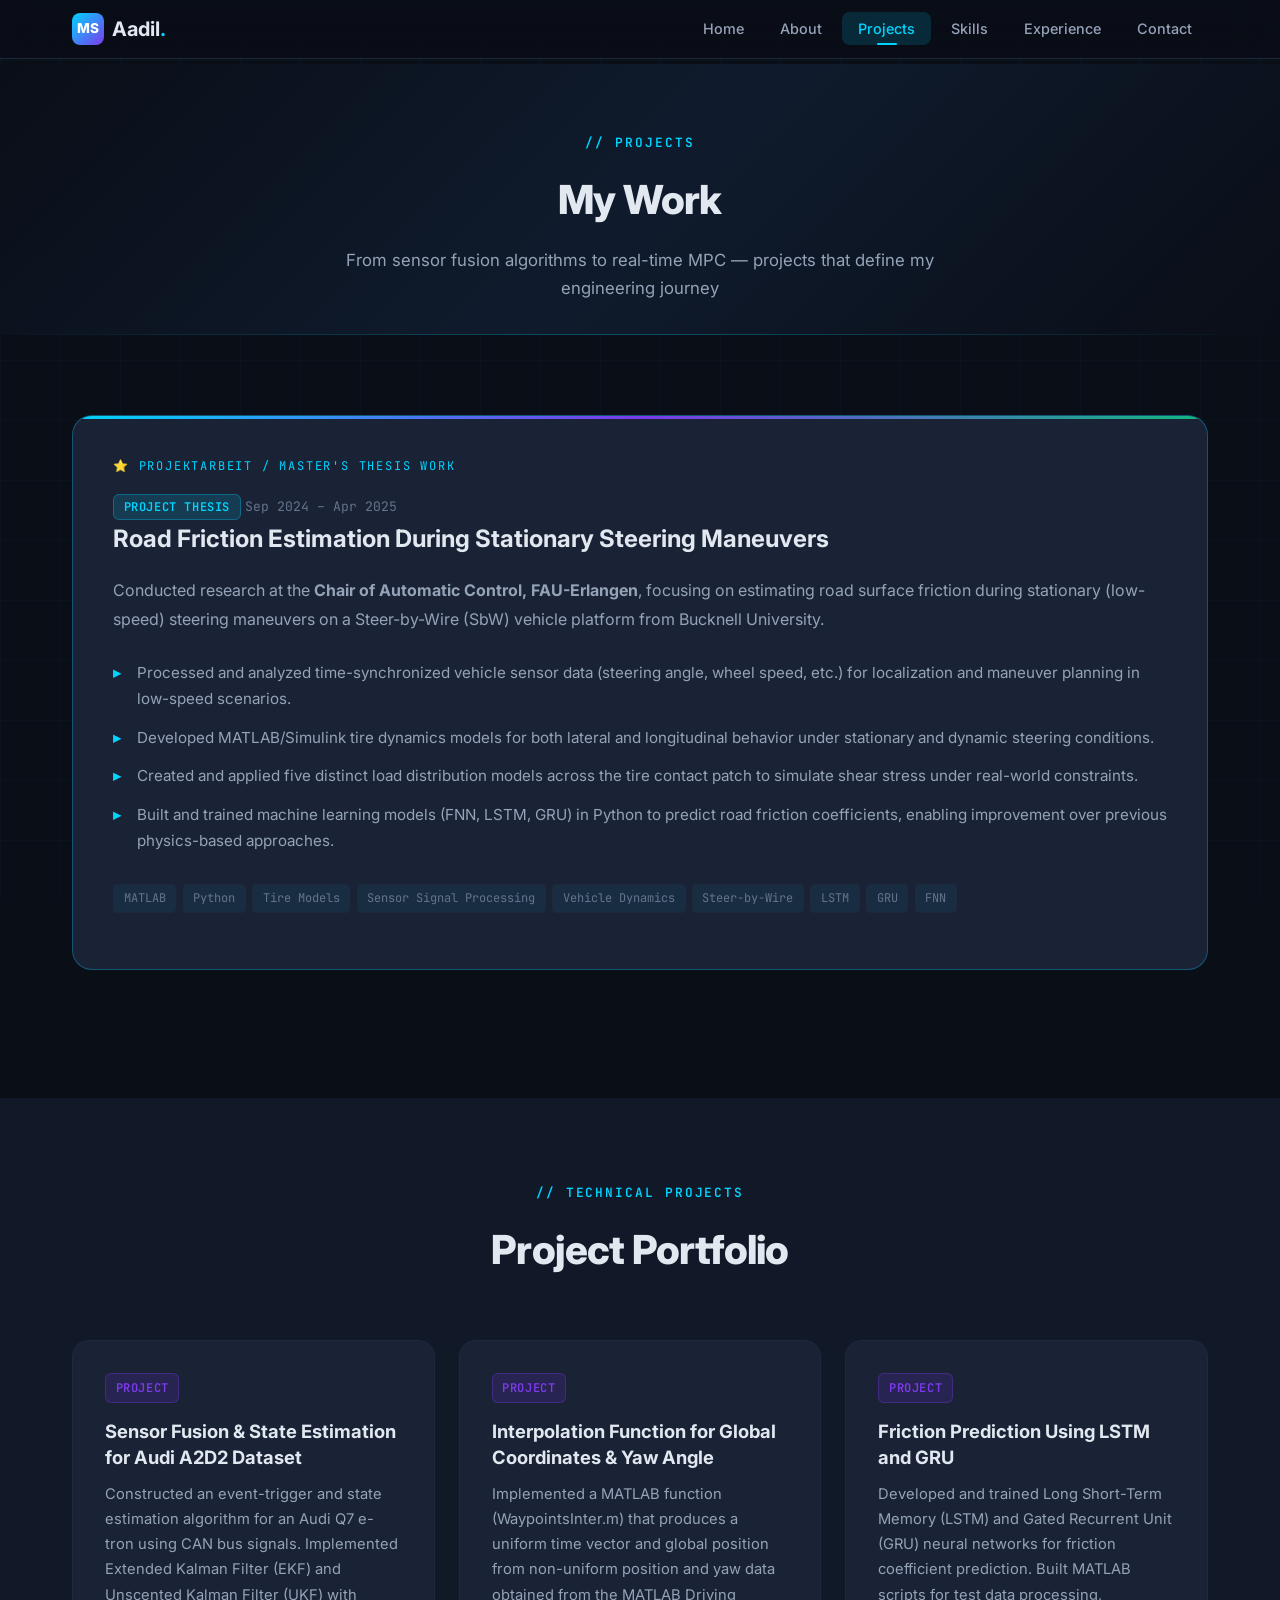
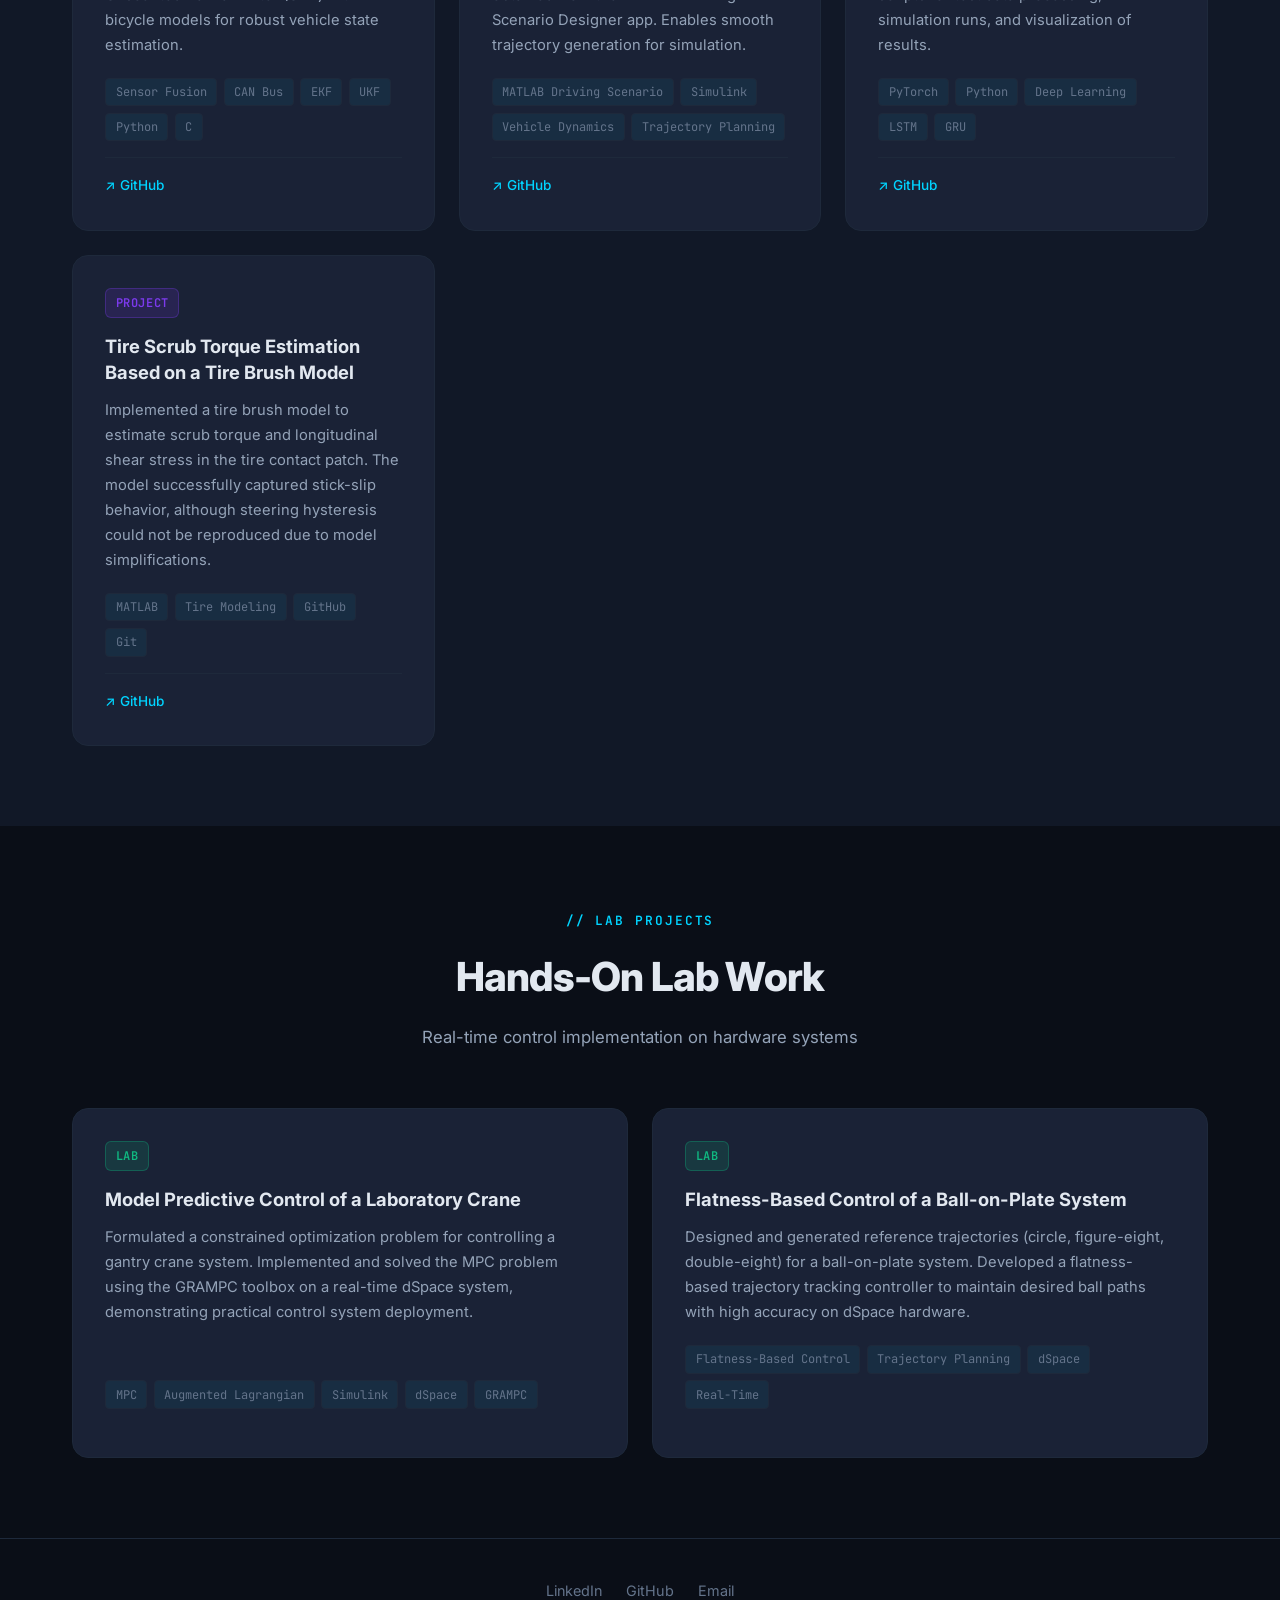
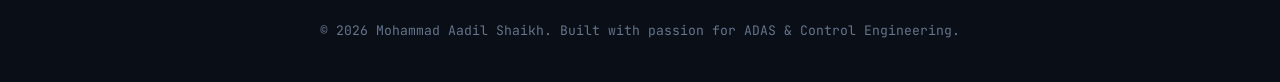
<file: projects.html>
<!DOCTYPE html>
<html lang="en">
<head>
  <meta charset="UTF-8">
  <meta name="viewport" content="width=device-width, initial-scale=1.0">
  <meta name="description" content="Projects by Mohammad Aadil Shaikh — ADAS, Sensor Fusion, MPC, Vehicle Dynamics, and Deep Learning.">
  <title>Projects | Mohammad Aadil Shaikh</title>
  <link rel="preconnect" href="https://fonts.googleapis.com">
  <link rel="preconnect" href="https://fonts.gstatic.com" crossorigin>
  <link href="https://fonts.googleapis.com/css2?family=Inter:wght@300;400;500;600;700;800&family=JetBrains+Mono:wght@400;500;600;700&display=swap" rel="stylesheet">
  <link rel="stylesheet" href="css/style.css">
</head>
<body>
  <div class="grid-bg"></div>

  <!-- Navigation -->
  <nav class="navbar">
    <div class="nav-container">
      <a href="index.html" class="nav-logo">
        <div class="logo-icon">MS</div>
        <span>Aadil<span class="accent">.</span></span>
      </a>
      <ul class="nav-links">
        <li><a href="index.html">Home</a></li>
        <li><a href="about.html">About</a></li>
        <li><a href="projects.html">Projects</a></li>
        <li><a href="skills.html">Skills</a></li>
        <li><a href="experience.html">Experience</a></li>
        <li><a href="contact.html">Contact</a></li>
      </ul>
      <button class="nav-toggle" aria-label="Toggle navigation">
        <span></span>
        <span></span>
        <span></span>
      </button>
    </div>
  </nav>

  <main>
    <!-- Page Header -->
    <section class="page-header">
      <div class="container">
        <span class="section-tag">// Projects</span>
        <h1 class="section-title">My Work</h1>
        <p class="section-subtitle">From sensor fusion algorithms to real-time MPC — projects that define my engineering journey</p>
      </div>
    </section>

    <!-- Featured Project -->
    <section class="section">
      <div class="container">
        <div class="featured-project fade-in">
          <div class="featured-label">⭐ Projektarbeit / Master's Thesis Work</div>
          <div class="project-header">
            <span class="project-type thesis">Project Thesis</span>
            <span style="font-family: var(--font-mono); font-size: 0.82rem; color: var(--text-muted);">Sep 2024 – Apr 2025</span>
          </div>
          <h3>Road Friction Estimation During Stationary Steering Maneuvers</h3>
          <p>
            Conducted research at the <strong>Chair of Automatic Control, FAU-Erlangen</strong>, focusing on
            estimating road surface friction during stationary (low-speed) steering maneuvers on a
            Steer-by-Wire (SbW) vehicle platform from Bucknell University.
          </p>
          <ul class="featured-bullets">
            <li>Processed and analyzed time-synchronized vehicle sensor data (steering angle, wheel speed, etc.) for localization and maneuver planning in low-speed scenarios.</li>
            <li>Developed MATLAB/Simulink tire dynamics models for both lateral and longitudinal behavior under stationary and dynamic steering conditions.</li>
            <li>Created and applied five distinct load distribution models across the tire contact patch to simulate shear stress under real-world constraints.</li>
            <li>Built and trained machine learning models (FNN, LSTM, GRU) in Python to predict road friction coefficients, enabling improvement over previous physics-based approaches.</li>
          </ul>
          <div class="project-tags">
            <span class="tag">MATLAB</span>
            <span class="tag">Python</span>
            <span class="tag">Tire Models</span>
            <span class="tag">Sensor Signal Processing</span>
            <span class="tag">Vehicle Dynamics</span>
            <span class="tag">Steer-by-Wire</span>
            <span class="tag">LSTM</span>
            <span class="tag">GRU</span>
            <span class="tag">FNN</span>
          </div>
        </div>
      </div>
    </section>

    <!-- Projects Grid -->
    <section class="section" style="background: var(--bg-secondary);">
      <div class="container">
        <div class="section-header fade-in">
          <span class="section-tag">// Technical Projects</span>
          <h2 class="section-title">Project Portfolio</h2>
        </div>

        <div class="projects-grid stagger-children">

          <!-- Project 1: Sensor Fusion -->
          <div class="card project-card fade-in">
            <div class="project-header">
              <span class="project-type project">Project</span>
            </div>
            <h3>Sensor Fusion & State Estimation for Audi A2D2 Dataset</h3>
            <p>
              Constructed an event-trigger and state estimation algorithm for an Audi Q7 e-tron
              using CAN bus signals. Implemented Extended Kalman Filter (EKF) and Unscented Kalman
              Filter (UKF) with bicycle models for robust vehicle state estimation.
            </p>
            <div class="project-tags">
              <span class="tag">Sensor Fusion</span>
              <span class="tag">CAN Bus</span>
              <span class="tag">EKF</span>
              <span class="tag">UKF</span>
              <span class="tag">Python</span>
              <span class="tag">C</span>
            </div>
            <div class="project-links">
              <a href="https://github.com/M-MSHAIKH/vehicle_kalman" target="_blank">↗ GitHub</a>
            </div>
          </div>

          <!-- Project 2: Interpolation -->
          <div class="card project-card fade-in">
            <div class="project-header">
              <span class="project-type project">Project</span>
            </div>
            <h3>Interpolation Function for Global Coordinates & Yaw Angle</h3>
            <p>
              Implemented a MATLAB function (WaypointsInter.m) that produces a uniform time vector
              and global position from non-uniform position and yaw data obtained from the MATLAB
              Driving Scenario Designer app. Enables smooth trajectory generation for simulation.
            </p>
            <div class="project-tags">
              <span class="tag">MATLAB Driving Scenario</span>
              <span class="tag">Simulink</span>
              <span class="tag">Vehicle Dynamics</span>
              <span class="tag">Trajectory Planning</span>
            </div>
            <div class="project-links">
              <a href="https://github.com/M-MSHAIKH/Waypoints_Inter" target="_blank">↗ GitHub</a>
            </div>
          </div>

          <!-- Project 3: LSTM/GRU Friction -->
          <div class="card project-card fade-in">
            <div class="project-header">
              <span class="project-type project">Project</span>
            </div>
            <h3>Friction Prediction Using LSTM and GRU</h3>
            <p>
              Developed and trained Long Short-Term Memory (LSTM) and Gated Recurrent Unit (GRU)
              neural networks for friction coefficient prediction. Built MATLAB scripts for test
              data processing, simulation runs, and visualization of results.
            </p>
            <div class="project-tags">
              <span class="tag">PyTorch</span>
              <span class="tag">Python</span>
              <span class="tag">Deep Learning</span>
              <span class="tag">LSTM</span>
              <span class="tag">GRU</span>
            </div>
            <div class="project-links">
              <a href="https://github.com/M-MSHAIKH/lstm_gru_for_mu_estimation" target="_blank">↗ GitHub</a>
            </div>
          </div>

          <!-- Project 4: Tire Brush Model -->
          <div class="card project-card fade-in">
            <div class="project-header">
              <span class="project-type project">Project</span>
            </div>
            <h3>Tire Scrub Torque Estimation Based on a Tire Brush Model</h3>
            <p>
              Implemented a tire brush model to estimate scrub torque and longitudinal shear stress
              in the tire contact patch. The model successfully captured stick-slip behavior,
              although steering hysteresis could not be reproduced due to model simplifications.
            </p>
            <div class="project-tags">
              <span class="tag">MATLAB</span>
              <span class="tag">Tire Modeling</span>
              <span class="tag">GitHub</span>
              <span class="tag">Git</span>
            </div>
            <div class="project-links">
              <a href="https://github.com/M-MSHAIKH/tire-scrub-torque-estimation" target="_blank">↗ GitHub</a>
            </div>
          </div>
        </div>
      </div>
    </section>

    <!-- Lab Projects -->
    <section class="section">
      <div class="container">
        <div class="section-header fade-in">
          <span class="section-tag">// Lab Projects</span>
          <h2 class="section-title">Hands-On Lab Work</h2>
          <p class="section-subtitle">Real-time control implementation on hardware systems</p>
        </div>

        <div class="projects-grid stagger-children">

          <!-- Lab Project 1: MPC Crane -->
          <div class="card project-card fade-in">
            <div class="project-header">
              <span class="project-type lab">Lab</span>
            </div>
            <h3>Model Predictive Control of a Laboratory Crane</h3>
            <p>
              Formulated a constrained optimization problem for controlling a gantry crane system.
              Implemented and solved the MPC problem using the GRAMPC toolbox on a real-time
              dSpace system, demonstrating practical control system deployment.
            </p>
            <div class="project-tags">
              <span class="tag">MPC</span>
              <span class="tag">Augmented Lagrangian</span>
              <span class="tag">Simulink</span>
              <span class="tag">dSpace</span>
              <span class="tag">GRAMPC</span>
            </div>
          </div>

          <!-- Lab Project 2: Ball-on-Plate -->
          <div class="card project-card fade-in">
            <div class="project-header">
              <span class="project-type lab">Lab</span>
            </div>
            <h3>Flatness-Based Control of a Ball-on-Plate System</h3>
            <p>
              Designed and generated reference trajectories (circle, figure-eight, double-eight)
              for a ball-on-plate system. Developed a flatness-based trajectory tracking controller
              to maintain desired ball paths with high accuracy on dSpace hardware.
            </p>
            <div class="project-tags">
              <span class="tag">Flatness-Based Control</span>
              <span class="tag">Trajectory Planning</span>
              <span class="tag">dSpace</span>
              <span class="tag">Real-Time</span>
            </div>
          </div>
        </div>
      </div>
    </section>
  </main>

  <footer class="footer">
    <div class="footer-content">
      <div class="footer-links">
        <a href="https://www.linkedin.com/in/mohammadaadil-shaikh-14bb29165" target="_blank">LinkedIn</a>
        <a href="https://github.com/M-MSHAIKH" target="_blank">GitHub</a>
        <a href="mailto:aadilshaikh11897@gmail.com">Email</a>
      </div>
      <p>&copy; 2026 Mohammad Aadil Shaikh. Built with passion for ADAS & Control Engineering.</p>
    </div>
  </footer>

  <script src="js/main.js"></script>
</body>
</html>
</file>
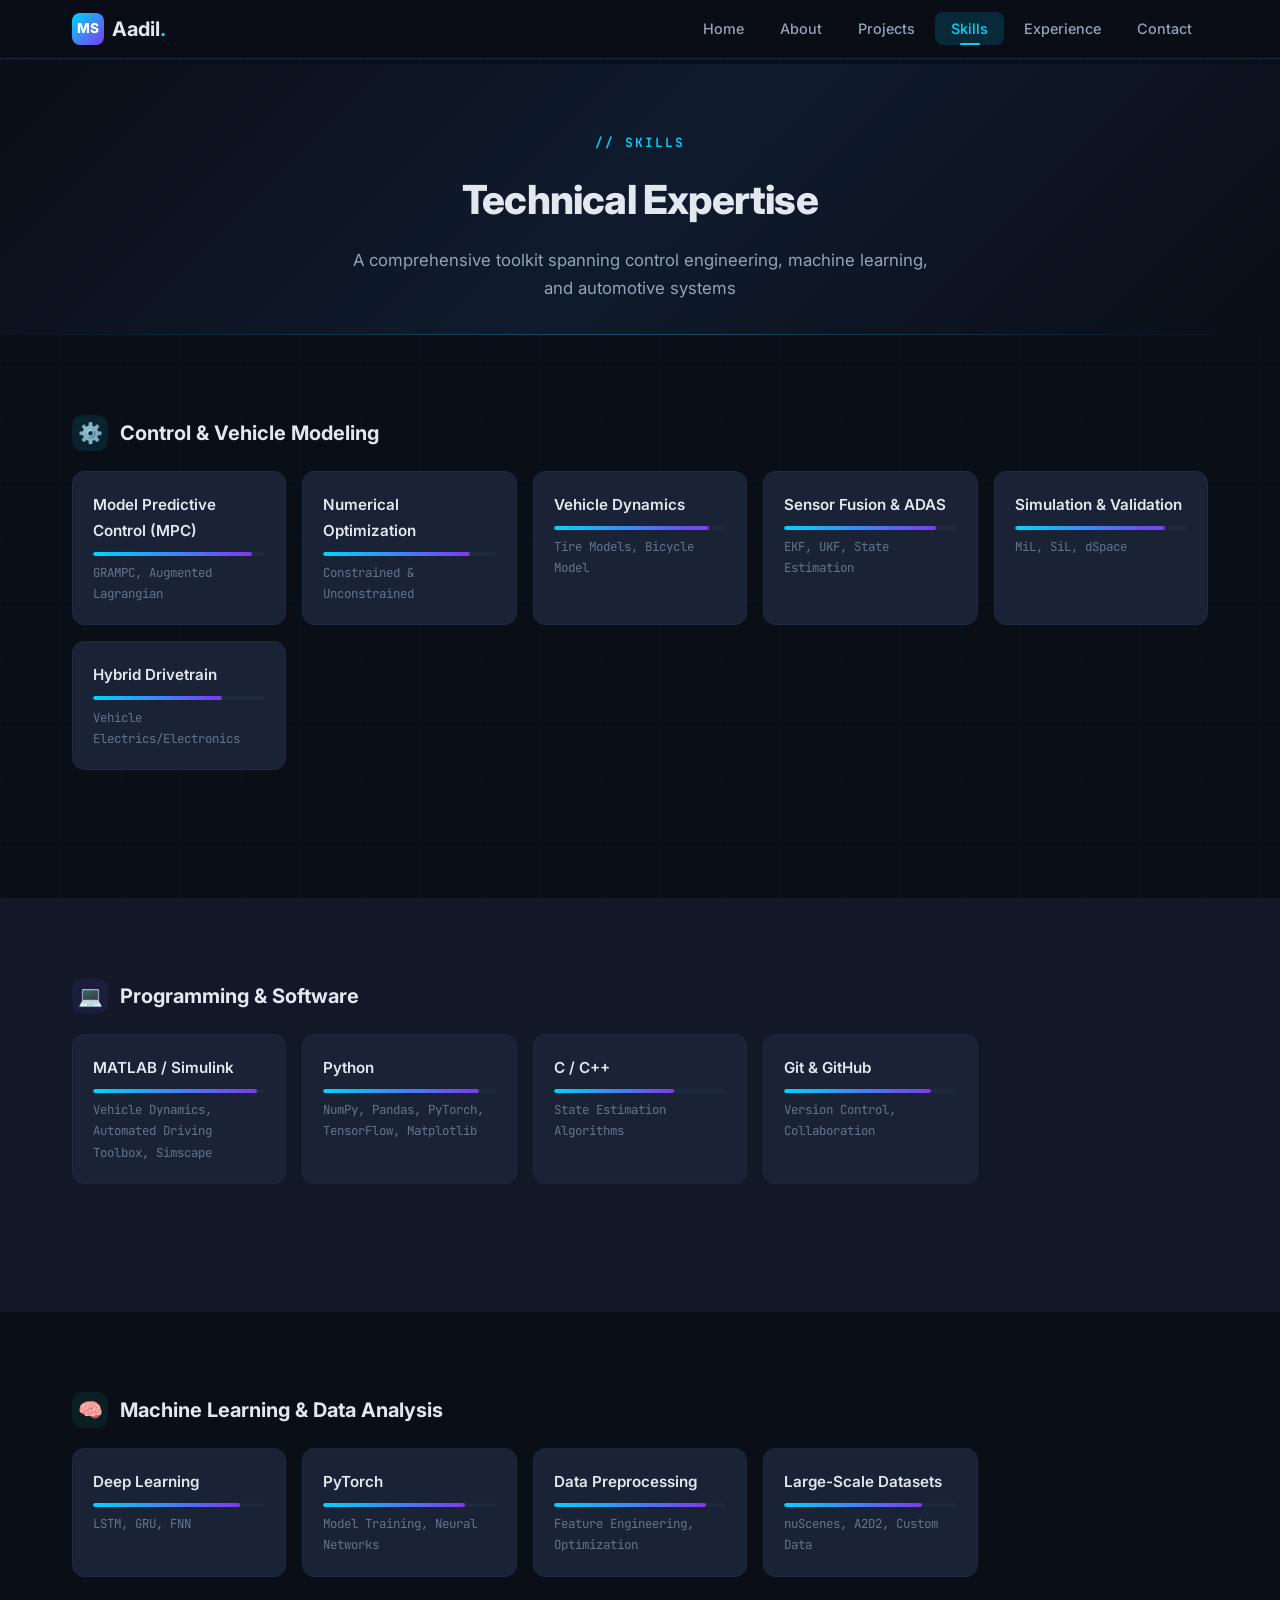
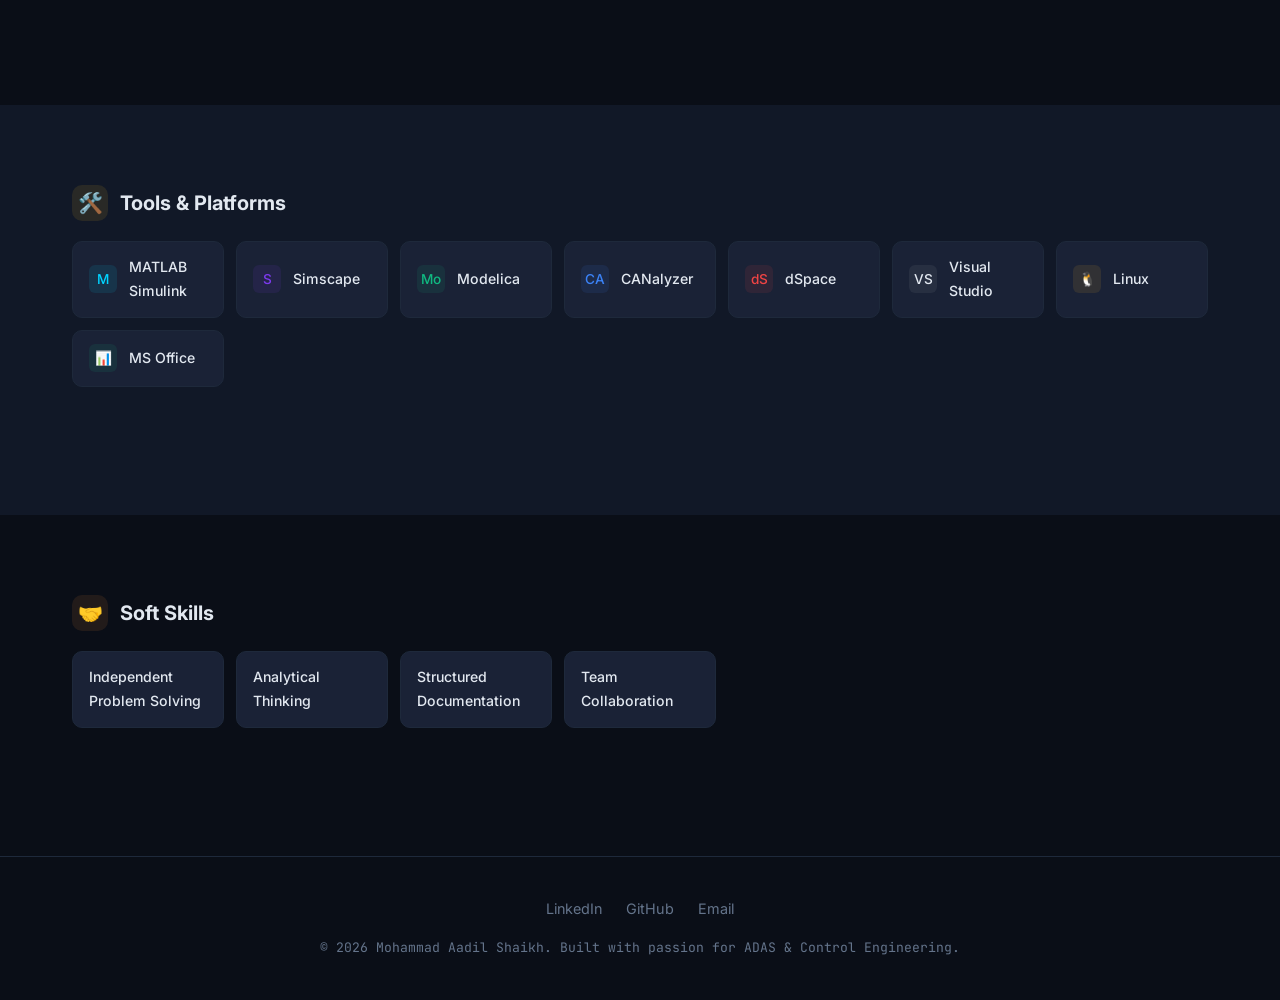
<file: skills.html>
<!DOCTYPE html>
<html lang="en">
<head>
  <meta charset="UTF-8">
  <meta name="viewport" content="width=device-width, initial-scale=1.0">
  <meta name="description" content="Technical skills of Mohammad Aadil Shaikh — MATLAB, Python, MPC, Sensor Fusion, Deep Learning, and more.">
  <title>Skills | Mohammad Aadil Shaikh</title>
  <link rel="preconnect" href="https://fonts.googleapis.com">
  <link rel="preconnect" href="https://fonts.gstatic.com" crossorigin>
  <link href="https://fonts.googleapis.com/css2?family=Inter:wght@300;400;500;600;700;800&family=JetBrains+Mono:wght@400;500;600;700&display=swap" rel="stylesheet">
  <link rel="stylesheet" href="css/style.css">
</head>
<body>
  <div class="grid-bg"></div>

  <!-- Navigation -->
  <nav class="navbar">
    <div class="nav-container">
      <a href="index.html" class="nav-logo">
        <div class="logo-icon">MS</div>
        <span>Aadil<span class="accent">.</span></span>
      </a>
      <ul class="nav-links">
        <li><a href="index.html">Home</a></li>
        <li><a href="about.html">About</a></li>
        <li><a href="projects.html">Projects</a></li>
        <li><a href="skills.html">Skills</a></li>
        <li><a href="experience.html">Experience</a></li>
        <li><a href="contact.html">Contact</a></li>
      </ul>
      <button class="nav-toggle" aria-label="Toggle navigation">
        <span></span>
        <span></span>
        <span></span>
      </button>
    </div>
  </nav>

  <main>
    <!-- Page Header -->
    <section class="page-header">
      <div class="container">
        <span class="section-tag">// Skills</span>
        <h1 class="section-title">Technical Expertise</h1>
        <p class="section-subtitle">A comprehensive toolkit spanning control engineering, machine learning, and automotive systems</p>
      </div>
    </section>

    <!-- Control & Vehicle Modeling -->
    <section class="section">
      <div class="container">
        <div class="skills-category fade-in">
          <h3>
            <span class="icon" style="background: rgba(0, 212, 255, 0.1); color: var(--accent);">⚙️</span>
            Control & Vehicle Modeling
          </h3>
          <div class="skills-grid stagger-children">
            <div class="skill-item fade-in">
              <div class="skill-name">Model Predictive Control (MPC)</div>
              <div class="skill-bar"><div class="skill-bar-fill" data-width="92%"></div></div>
              <div class="skill-detail">GRAMPC, Augmented Lagrangian</div>
            </div>
            <div class="skill-item fade-in">
              <div class="skill-name">Numerical Optimization</div>
              <div class="skill-bar"><div class="skill-bar-fill" data-width="85%"></div></div>
              <div class="skill-detail">Constrained & Unconstrained</div>
            </div>
            <div class="skill-item fade-in">
              <div class="skill-name">Vehicle Dynamics</div>
              <div class="skill-bar"><div class="skill-bar-fill" data-width="90%"></div></div>
              <div class="skill-detail">Tire Models, Bicycle Model</div>
            </div>
            <div class="skill-item fade-in">
              <div class="skill-name">Sensor Fusion & ADAS</div>
              <div class="skill-bar"><div class="skill-bar-fill" data-width="88%"></div></div>
              <div class="skill-detail">EKF, UKF, State Estimation</div>
            </div>
            <div class="skill-item fade-in">
              <div class="skill-name">Simulation & Validation</div>
              <div class="skill-bar"><div class="skill-bar-fill" data-width="87%"></div></div>
              <div class="skill-detail">MiL, SiL, dSpace</div>
            </div>
            <div class="skill-item fade-in">
              <div class="skill-name">Hybrid Drivetrain</div>
              <div class="skill-bar"><div class="skill-bar-fill" data-width="75%"></div></div>
              <div class="skill-detail">Vehicle Electrics/Electronics</div>
            </div>
          </div>
        </div>
      </div>
    </section>

    <!-- Programming -->
    <section class="section" style="background: var(--bg-secondary);">
      <div class="container">
        <div class="skills-category fade-in">
          <h3>
            <span class="icon" style="background: rgba(124, 58, 237, 0.1); color: var(--accent-secondary);">💻</span>
            Programming & Software
          </h3>
          <div class="skills-grid stagger-children">
            <div class="skill-item fade-in">
              <div class="skill-name">MATLAB / Simulink</div>
              <div class="skill-bar"><div class="skill-bar-fill" data-width="95%"></div></div>
              <div class="skill-detail">Vehicle Dynamics, Automated Driving Toolbox, Simscape</div>
            </div>
            <div class="skill-item fade-in">
              <div class="skill-name">Python</div>
              <div class="skill-bar"><div class="skill-bar-fill" data-width="90%"></div></div>
              <div class="skill-detail">NumPy, Pandas, PyTorch, TensorFlow, Matplotlib</div>
            </div>
            <div class="skill-item fade-in">
              <div class="skill-name">C / C++</div>
              <div class="skill-bar"><div class="skill-bar-fill" data-width="70%"></div></div>
              <div class="skill-detail">State Estimation Algorithms</div>
            </div>
            <div class="skill-item fade-in">
              <div class="skill-name">Git & GitHub</div>
              <div class="skill-bar"><div class="skill-bar-fill" data-width="85%"></div></div>
              <div class="skill-detail">Version Control, Collaboration</div>
            </div>
          </div>
        </div>
      </div>
    </section>

    <!-- Machine Learning -->
    <section class="section">
      <div class="container">
        <div class="skills-category fade-in">
          <h3>
            <span class="icon" style="background: rgba(16, 185, 129, 0.1); color: var(--accent-tertiary);">🧠</span>
            Machine Learning & Data Analysis
          </h3>
          <div class="skills-grid stagger-children">
            <div class="skill-item fade-in">
              <div class="skill-name">Deep Learning</div>
              <div class="skill-bar"><div class="skill-bar-fill" data-width="85%"></div></div>
              <div class="skill-detail">LSTM, GRU, FNN</div>
            </div>
            <div class="skill-item fade-in">
              <div class="skill-name">PyTorch</div>
              <div class="skill-bar"><div class="skill-bar-fill" data-width="82%"></div></div>
              <div class="skill-detail">Model Training, Neural Networks</div>
            </div>
            <div class="skill-item fade-in">
              <div class="skill-name">Data Preprocessing</div>
              <div class="skill-bar"><div class="skill-bar-fill" data-width="88%"></div></div>
              <div class="skill-detail">Feature Engineering, Optimization</div>
            </div>
            <div class="skill-item fade-in">
              <div class="skill-name">Large-Scale Datasets</div>
              <div class="skill-bar"><div class="skill-bar-fill" data-width="80%"></div></div>
              <div class="skill-detail">nuScenes, A2D2, Custom Data</div>
            </div>
          </div>
        </div>
      </div>
    </section>

    <!-- Tools & Software -->
    <section class="section" style="background: var(--bg-secondary);">
      <div class="container">
        <div class="skills-category fade-in">
          <h3>
            <span class="icon" style="background: rgba(251, 191, 36, 0.1); color: #fbbf24;">🛠️</span>
            Tools & Platforms
          </h3>
          <div class="tools-grid stagger-children">
            <div class="tool-item fade-in">
              <div class="tool-icon" style="background: rgba(0, 212, 255, 0.1); color: var(--accent);">M</div>
              MATLAB
              Simulink
            </div>
            <div class="tool-item fade-in">
              <div class="tool-icon" style="background: rgba(124, 58, 237, 0.1); color: var(--accent-secondary);">S</div>
              Simscape
            </div>
            <div class="tool-item fade-in">
              <div class="tool-icon" style="background: rgba(16, 185, 129, 0.1); color: var(--accent-tertiary);">Mo</div>
              Modelica
            </div>
            <div class="tool-item fade-in">
              <div class="tool-icon" style="background: rgba(59, 130, 246, 0.1); color: #3b82f6;">CA</div>
              CANalyzer
            </div>
            <div class="tool-item fade-in">
              <div class="tool-icon" style="background: rgba(239, 68, 68, 0.1); color: #ef4444;">dS</div>
              dSpace
            </div>
            <div class="tool-item fade-in">
              <div class="tool-icon" style="background: rgba(255, 255, 255, 0.06); color: #e2e8f0;">VS</div>
              Visual Studio
            </div>
            <div class="tool-item fade-in">
              <div class="tool-icon" style="background: rgba(251, 191, 36, 0.1); color: #fbbf24;">🐧</div>
              Linux
            </div>
            <div class="tool-item fade-in">
              <div class="tool-icon" style="background: rgba(16, 185, 129, 0.1); color: var(--accent-tertiary);">📊</div>
              MS Office
            </div>
          </div>
        </div>
      </div>
    </section>

    <!-- Soft Skills -->
    <section class="section">
      <div class="container">
        <div class="skills-category fade-in">
          <h3>
            <span class="icon" style="background: rgba(251, 146, 60, 0.1); color: #fb923c;">🤝</span>
            Soft Skills
          </h3>
          <div class="tools-grid stagger-children">
            <div class="tool-item fade-in">
              Independent Problem Solving
            </div>
            <div class="tool-item fade-in">
              Analytical Thinking
            </div>
            <div class="tool-item fade-in">
              Structured Documentation
            </div>
            <div class="tool-item fade-in">
              Team Collaboration
            </div>
          </div>
        </div>
      </div>
    </section>
  </main>

  <footer class="footer">
    <div class="footer-content">
      <div class="footer-links">
        <a href="https://www.linkedin.com/in/mohammadaadil-shaikh-14bb29165" target="_blank">LinkedIn</a>
        <a href="https://github.com/M-MSHAIKH" target="_blank">GitHub</a>
        <a href="mailto:aadilshaikh11897@gmail.com">Email</a>
      </div>
      <p>&copy; 2026 Mohammad Aadil Shaikh. Built with passion for ADAS & Control Engineering.</p>
    </div>
  </footer>

  <script src="js/main.js"></script>
</body>
</html>
</file>
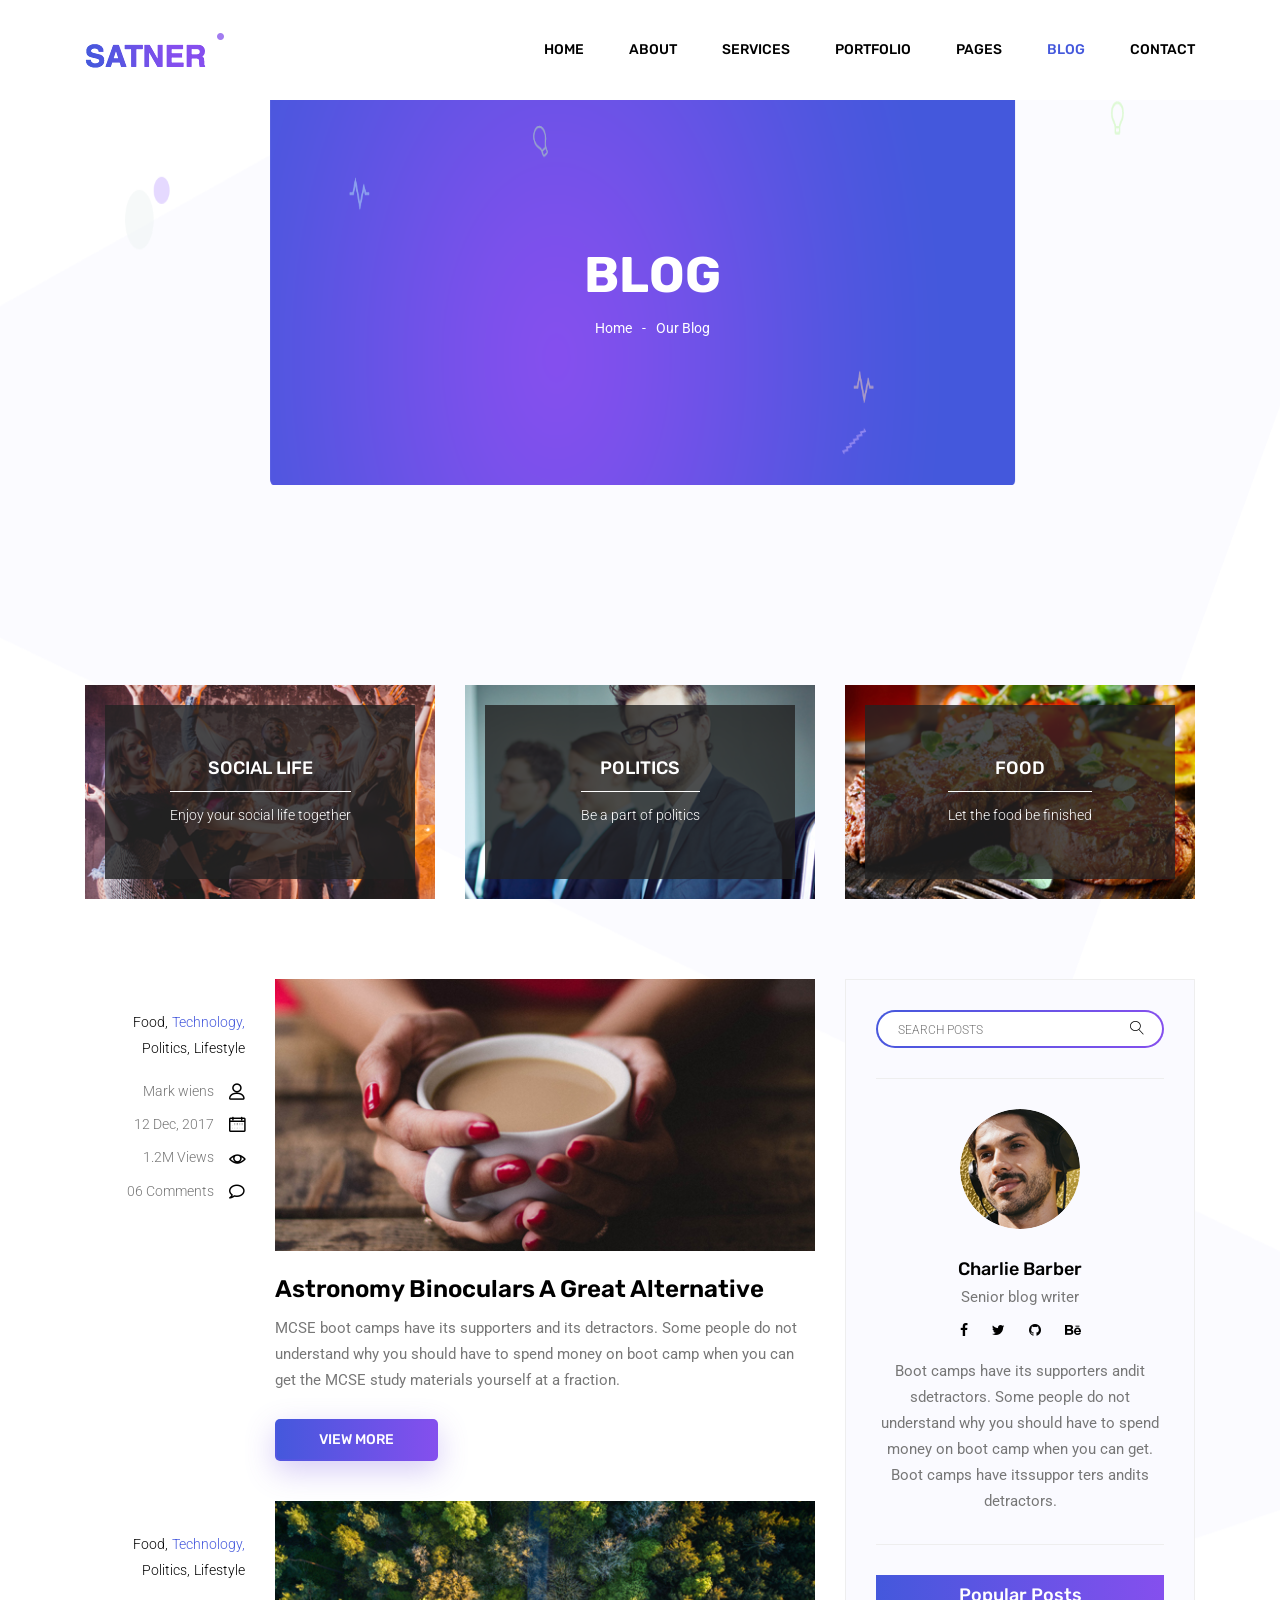
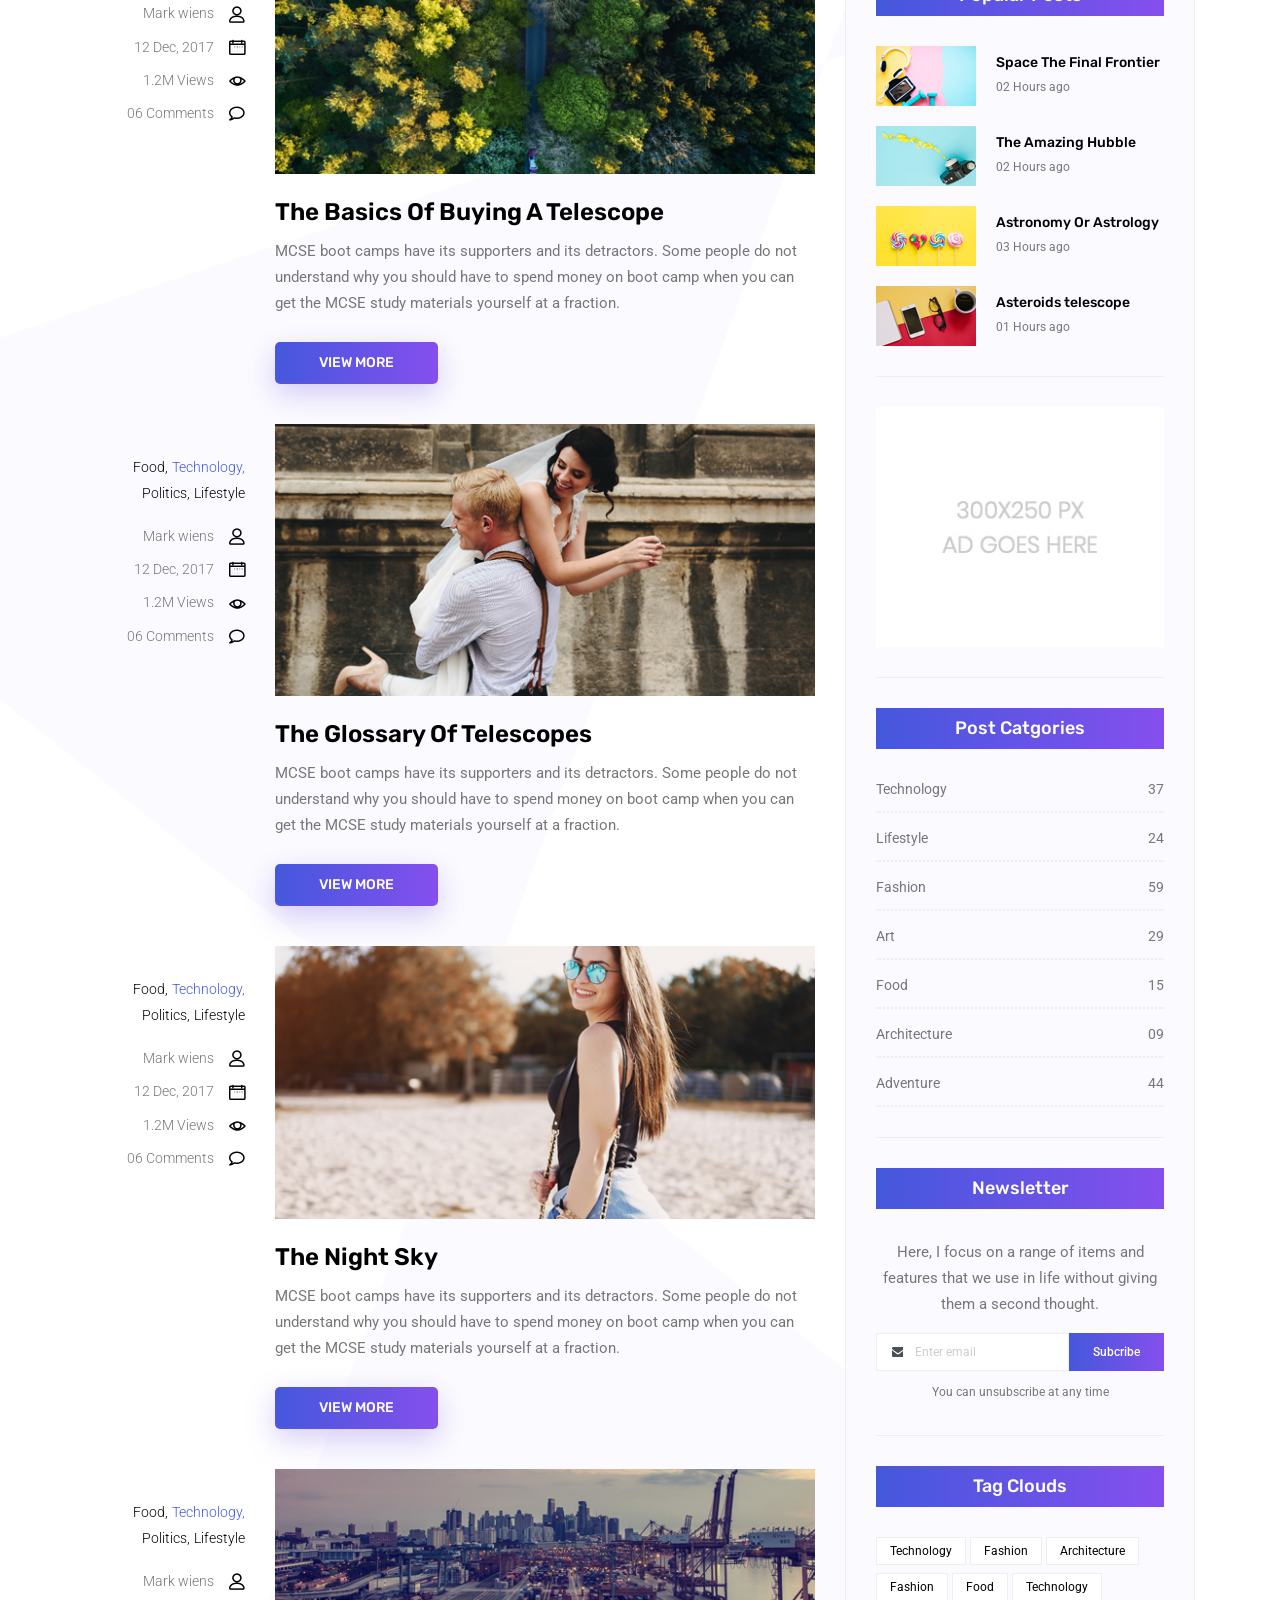
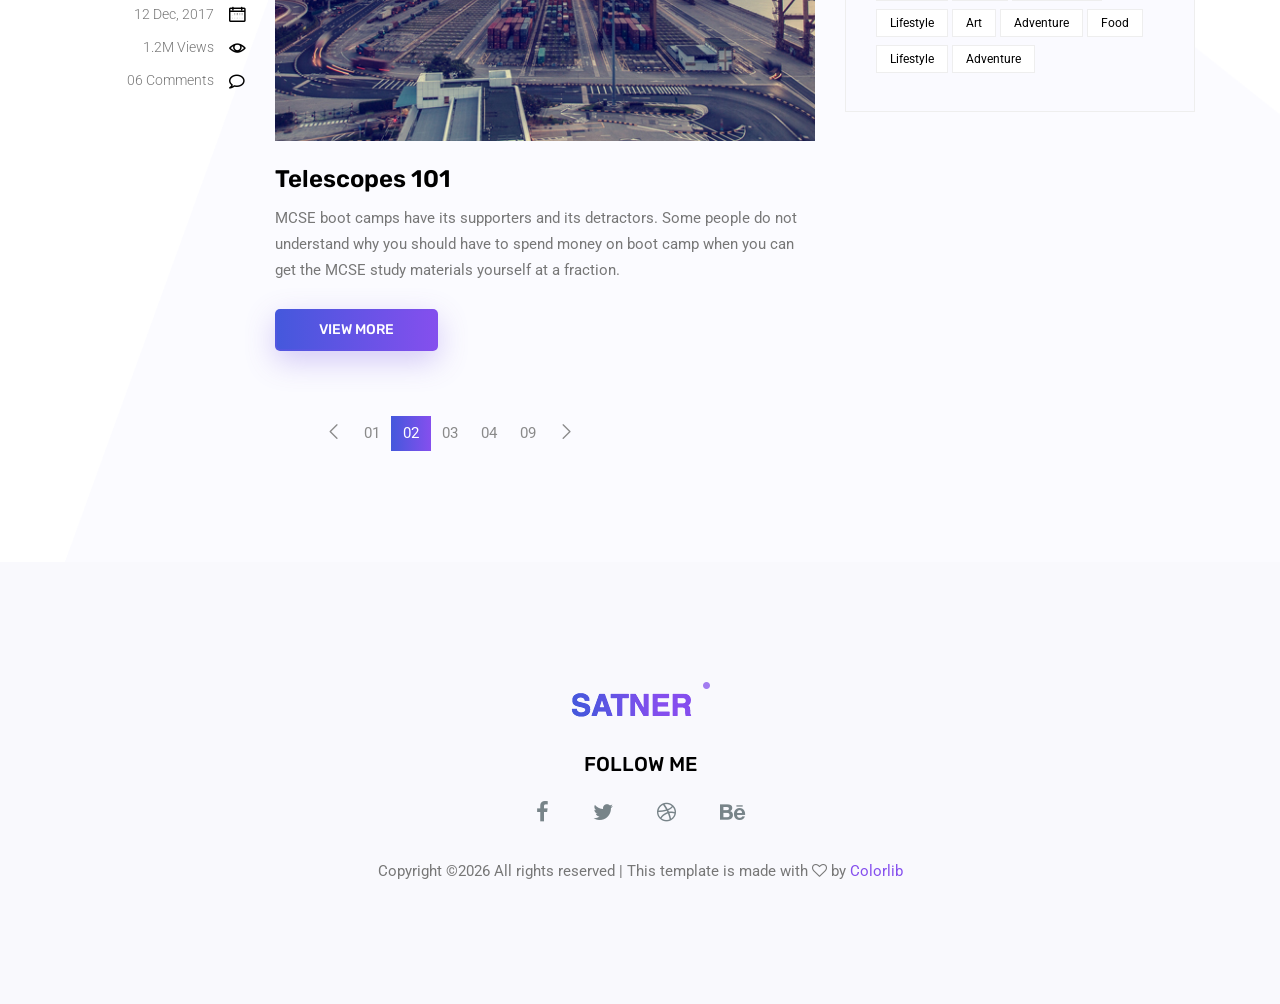
<file: portfolio/blog.html>
<!doctype html>
<html lang="en">

<head>
	<!-- Required meta tags -->
	<meta charset="utf-8">
	<meta name="viewport" content="width=device-width, initial-scale=1, shrink-to-fit=no">
	<link rel="icon" href="img/favicon.png" type="image/png">
	<title>Blog</title>
	<!-- Bootstrap CSS -->
	<link rel="stylesheet" href="css/bootstrap.css">
	<link rel="stylesheet" href="vendors/linericon/style.css">
	<link rel="stylesheet" href="css/font-awesome.min.css">
	<link rel="stylesheet" href="vendors/owl-carousel/owl.carousel.min.css">
	<link rel="stylesheet" href="css/magnific-popup.css">
	<link rel="stylesheet" href="vendors/nice-select/css/nice-select.css">
	<!-- main css -->
	<link rel="stylesheet" href="css/style.css">
</head>

<body class="blog_version">

	<!--================ Start Header Area =================-->
	<header class="header_area">
		<div class="main_menu">
			<nav class="navbar navbar-expand-lg navbar-light">
				<div class="container">
					<!-- Brand and toggle get grouped for better mobile display -->
					<a class="navbar-brand logo_h" href="index.html"><img src="img/logo.png" alt=""></a>
					<button class="navbar-toggler" type="button" data-toggle="collapse" data-target="#navbarSupportedContent"
					 aria-controls="navbarSupportedContent" aria-expanded="false" aria-label="Toggle navigation">
						<span class="icon-bar"></span>
						<span class="icon-bar"></span>
						<span class="icon-bar"></span>
					</button>
					<!-- Collect the nav links, forms, and other content for toggling -->
					<div class="collapse navbar-collapse offset" id="navbarSupportedContent">
						<ul class="nav navbar-nav menu_nav justify-content-end">
							<li class="nav-item"><a class="nav-link" href="index.html">Home</a></li>
							<li class="nav-item"><a class="nav-link" href="about.html">About</a></li>
							<li class="nav-item"><a class="nav-link" href="services.html">Services</a></li>
							<li class="nav-item"><a class="nav-link" href="portfolio.html">Portfolio</a></li>
							<li class="nav-item submenu dropdown">
								<a href="#" class="nav-link dropdown-toggle" data-toggle="dropdown" role="button" aria-haspopup="true"
								 aria-expanded="false">Pages</a>
								<ul class="dropdown-menu">
                                    <li class="nav-item"><a class="nav-link" href="elements.html">Elements</a></li>
                                    <li class="nav-item"><a class="nav-link" href="portfolio-details.html">Portfolio Details</a></li>
								</ul>
							</li>
							<li class="nav-item submenu dropdown active">
								<a href="#" class="nav-link dropdown-toggle" data-toggle="dropdown" role="button" aria-haspopup="true"
								 aria-expanded="false">Blog</a>
								<ul class="dropdown-menu">
									<li class="nav-item"><a class="nav-link" href="blog.html">Blog</a></li>
									<li class="nav-item"><a class="nav-link" href="single-blog.html">Blog Details</a></li>
								</ul>
							</li>
							<li class="nav-item"><a class="nav-link" href="contact.html">Contact</a></li>
						</ul>
					</div>
				</div>
			</nav>
		</div>
	</header>
	<!--================ End Header Area =================-->

    <!--================ Start Banner Area =================-->
    <section class="banner_area">
        <div class="banner_inner d-flex align-items-center">
            <div class="container">
                <div class="banner_content text-center">
                    <h2>Blog</h2>
                    <div class="page_link">
                        <a href="index.html">Home</a>
                        <a href="blog.html">Our Blog</a>
                    </div>
                </div>
            </div>
        </div>
    </section>
    <!--================ End Banner Area =================-->
        
    <!--================Blog Categorie Area =================-->
    <section class="blog_categorie_area section_gap_top">
        <div class="container">
            <div class="row">
                <div class="col-lg-4">
                    <div class="categories_post">
                        <img src="img/blog/cat-post/cat-post-3.jpg" alt="post">
                        <div class="categories_details">
                            <div class="categories_text">
                                <a href="single-blog.html"><h5>Social Life</h5></a>
                                <div class="border_line"></div>
                                <p>Enjoy your social life together</p>
                            </div>
                        </div>
                    </div>
                </div>
                <div class="col-lg-4">
                    <div class="categories_post">
                        <img src="img/blog/cat-post/cat-post-2.jpg" alt="post">
                        <div class="categories_details">
                            <div class="categories_text">
                                <a href="single-blog.html"><h5>Politics</h5></a>
                                <div class="border_line"></div>
                                <p>Be a part of politics</p>
                            </div>
                        </div>
                    </div>
                </div>
                <div class="col-lg-4">
                    <div class="categories_post">
                        <img src="img/blog/cat-post/cat-post-1.jpg" alt="post">
                        <div class="categories_details">
                            <div class="categories_text">
                                <a href="single-blog.html"><h5>Food</h5></a>
                                <div class="border_line"></div>
                                <p>Let the food be finished</p>
                            </div>
                        </div>
                    </div>
                </div>
            </div>
        </div>
    </section>
    <!--================Blog Categorie Area =================-->
    
    <!--================Blog Area =================-->
    <section class="blog_area">
        <div class="container">
            <div class="row">
                <div class="col-lg-8">
                    <div class="blog_left_sidebar">
                        <article class="row blog_item">
                            <div class="col-md-3">
                                <div class="blog_info text-right">
                                    <div class="post_tag">
                                        <a href="#">Food,</a>
                                        <a class="active" href="#">Technology,</a>
                                        <a href="#">Politics,</a>
                                        <a href="#">Lifestyle</a>
                                    </div>
                                    <ul class="blog_meta list">
                                        <li><a href="#">Mark wiens<i class="lnr lnr-user"></i></a></li>
                                        <li><a href="#">12 Dec, 2017<i class="lnr lnr-calendar-full"></i></a></li>
                                        <li><a href="#">1.2M Views<i class="lnr lnr-eye"></i></a></li>
                                        <li><a href="#">06 Comments<i class="lnr lnr-bubble"></i></a></li>
                                    </ul>
                                </div>
                            </div>
                            <div class="col-md-9">
                                <div class="blog_post">
                                    <img src="img/blog/main-blog/m-blog-1.jpg" alt="">
                                    <div class="blog_details">
                                        <a href="single-blog.html"><h2>Astronomy Binoculars A Great Alternative</h2></a>
                                        <p>MCSE boot camps have its supporters and its detractors. Some people do not understand why you should have to spend money on boot camp when you can get the MCSE study materials yourself at a fraction.</p>
                                        <a href="single-blog.html" class="primary_btn"><span>View More</span></a>
                                    </div>
                                </div>
                            </div>
                        </article>
                        <article class="row blog_item">
                            <div class="col-md-3">
                                <div class="blog_info text-right">
                                    <div class="post_tag">
                                        <a href="#">Food,</a>
                                        <a class="active" href="#">Technology,</a>
                                        <a href="#">Politics,</a>
                                        <a href="#">Lifestyle</a>
                                    </div>
                                    <ul class="blog_meta list">
                                        <li><a href="#">Mark wiens<i class="lnr lnr-user"></i></a></li>
                                        <li><a href="#">12 Dec, 2017<i class="lnr lnr-calendar-full"></i></a></li>
                                        <li><a href="#">1.2M Views<i class="lnr lnr-eye"></i></a></li>
                                        <li><a href="#">06 Comments<i class="lnr lnr-bubble"></i></a></li>
                                    </ul>
                                </div>
                            </div>
                            <div class="col-md-9">
                                <div class="blog_post">
                                    <img src="img/blog/main-blog/m-blog-2.jpg" alt="">
                                    <div class="blog_details">
                                        <a href="single-blog.html"><h2>The Basics Of Buying A Telescope</h2></a>
                                        <p>MCSE boot camps have its supporters and its detractors. Some people do not understand why you should have to spend money on boot camp when you can get the MCSE study materials yourself at a fraction.</p>
                                        <a href="single-blog.html" class="primary_btn"><span>View More</span></a>
                                    </div>
                                </div>
                            </div>
                        </article>
                        <article class="row blog_item">
                            <div class="col-md-3">
                                <div class="blog_info text-right">
                                    <div class="post_tag">
                                        <a href="#">Food,</a>
                                        <a class="active" href="#">Technology,</a>
                                        <a href="#">Politics,</a>
                                        <a href="#">Lifestyle</a>
                                    </div>
                                    <ul class="blog_meta list">
                                        <li><a href="#">Mark wiens<i class="lnr lnr-user"></i></a></li>
                                        <li><a href="#">12 Dec, 2017<i class="lnr lnr-calendar-full"></i></a></li>
                                        <li><a href="#">1.2M Views<i class="lnr lnr-eye"></i></a></li>
                                        <li><a href="#">06 Comments<i class="lnr lnr-bubble"></i></a></li>
                                    </ul>
                                </div>
                            </div>
                            <div class="col-md-9">
                                <div class="blog_post">
                                    <img src="img/blog/main-blog/m-blog-3.jpg" alt="">
                                    <div class="blog_details">
                                        <a href="single-blog.html"><h2>The Glossary Of Telescopes</h2></a>
                                        <p>MCSE boot camps have its supporters and its detractors. Some people do not understand why you should have to spend money on boot camp when you can get the MCSE study materials yourself at a fraction.</p>
                                        <a href="single-blog.html" class="primary_btn"><span>View More</span></a>
                                    </div>
                                </div>
                            </div>
                        </article>
                        <article class="row blog_item">
                            <div class="col-md-3">
                                <div class="blog_info text-right">
                                    <div class="post_tag">
                                        <a href="#">Food,</a>
                                        <a class="active" href="#">Technology,</a>
                                        <a href="#">Politics,</a>
                                        <a href="#">Lifestyle</a>
                                    </div>
                                    <ul class="blog_meta list">
                                        <li><a href="#">Mark wiens<i class="lnr lnr-user"></i></a></li>
                                        <li><a href="#">12 Dec, 2017<i class="lnr lnr-calendar-full"></i></a></li>
                                        <li><a href="#">1.2M Views<i class="lnr lnr-eye"></i></a></li>
                                        <li><a href="#">06 Comments<i class="lnr lnr-bubble"></i></a></li>
                                    </ul>
                                </div>
                            </div>
                            <div class="col-md-9">
                                <div class="blog_post">
                                    <img src="img/blog/main-blog/m-blog-4.jpg" alt="">
                                    <div class="blog_details">
                                        <a href="single-blog.html"><h2>The Night Sky</h2></a>
                                        <p>MCSE boot camps have its supporters and its detractors. Some people do not understand why you should have to spend money on boot camp when you can get the MCSE study materials yourself at a fraction.</p>
                                        <a href="single-blog.html" class="primary_btn"><span>View More</span></a>
                                    </div>
                                </div>
                            </div>
                        </article>
                        <article class="row blog_item">
                            <div class="col-md-3">
                                <div class="blog_info text-right">
                                    <div class="post_tag">
                                        <a href="#">Food,</a>
                                        <a class="active" href="#">Technology,</a>
                                        <a href="#">Politics,</a>
                                        <a href="#">Lifestyle</a>
                                    </div>
                                    <ul class="blog_meta list">
                                        <li><a href="#">Mark wiens<i class="lnr lnr-user"></i></a></li>
                                        <li><a href="#">12 Dec, 2017<i class="lnr lnr-calendar-full"></i></a></li>
                                        <li><a href="#">1.2M Views<i class="lnr lnr-eye"></i></a></li>
                                        <li><a href="#">06 Comments<i class="lnr lnr-bubble"></i></a></li>
                                    </ul>
                                </div>
                            </div>
                            <div class="col-md-9">
                                <div class="blog_post">
                                    <img src="img/blog/main-blog/m-blog-5.jpg" alt="">
                                    <div class="blog_details">
                                        <a href="single-blog.html"><h2>Telescopes 101</h2></a>
                                        <p>MCSE boot camps have its supporters and its detractors. Some people do not understand why you should have to spend money on boot camp when you can get the MCSE study materials yourself at a fraction.</p>
                                        <a href="single-blog.html" class="primary_btn"><span>View More</span></a>
                                    </div>
                                </div>
                            </div>
                        </article>
                        <nav class="blog-pagination justify-content-center d-flex">
                            <ul class="pagination">
                                <li class="page-item">
                                    <a href="#" class="page-link" aria-label="Previous">
                                        <span aria-hidden="true">
                                            <span class="lnr lnr-chevron-left"></span>
                                        </span>
                                    </a>
                                </li>
                                <li class="page-item"><a href="#" class="page-link">01</a></li>
                                <li class="page-item active"><a href="#" class="page-link">02</a></li>
                                <li class="page-item"><a href="#" class="page-link">03</a></li>
                                <li class="page-item"><a href="#" class="page-link">04</a></li>
                                <li class="page-item"><a href="#" class="page-link">09</a></li>
                                <li class="page-item">
                                    <a href="#" class="page-link" aria-label="Next">
                                        <span aria-hidden="true">
                                            <span class="lnr lnr-chevron-right"></span>
                                        </span>
                                    </a>
                                </li>
                            </ul>
                        </nav>
                    </div>
                </div>
                <div class="col-lg-4">
                    <div class="blog_right_sidebar">
                        <aside class="single_sidebar_widget search_widget">
                            <div class="input-group">
                                <input type="text" class="form-control" placeholder="Search Posts">
                                <span class="input-group-btn">
                                    <button class="btn btn-default" type="button"><i class="lnr lnr-magnifier"></i></button>
                                </span>
                            </div><!-- /input-group -->
                            <div class="br"></div>
                        </aside>
                        <aside class="single_sidebar_widget author_widget">
                            <img class="author_img rounded-circle" src="img/blog/author.png" alt="">
                            <h4>Charlie Barber</h4>
                            <p>Senior blog writer</p>
                            <div class="social_icon">
                                <a href="#"><i class="fa fa-facebook"></i></a>
                                <a href="#"><i class="fa fa-twitter"></i></a>
                                <a href="#"><i class="fa fa-github"></i></a>
                                <a href="#"><i class="fa fa-behance"></i></a>
                            </div>
                            <p>Boot camps have its supporters andit sdetractors. Some people do not understand why you should have to spend money on boot camp when you can get. Boot camps have itssuppor ters andits detractors.</p>
                            <div class="br"></div>
                        </aside>
                        <aside class="single_sidebar_widget popular_post_widget">
                            <h3 class="widget_title">Popular Posts</h3>
                            <div class="media post_item">
                                <img src="img/blog/popular-post/post1.jpg" alt="post">
                                <div class="media-body">
                                    <a href="single-blog.html"><h3>Space The Final Frontier</h3></a>
                                    <p>02 Hours ago</p>
                                </div>
                            </div>
                            <div class="media post_item">
                                <img src="img/blog/popular-post/post2.jpg" alt="post">
                                <div class="media-body">
                                    <a href="single-blog.html"><h3>The Amazing Hubble</h3></a>
                                    <p>02 Hours ago</p>
                                </div>
                            </div>
                            <div class="media post_item">
                                <img src="img/blog/popular-post/post3.jpg" alt="post">
                                <div class="media-body">
                                    <a href="single-blog.html"><h3>Astronomy Or Astrology</h3></a>
                                    <p>03 Hours ago</p>
                                </div>
                            </div>
                            <div class="media post_item">
                                <img src="img/blog/popular-post/post4.jpg" alt="post">
                                <div class="media-body">
                                    <a href="single-blog.html"><h3>Asteroids telescope</h3></a>
                                    <p>01 Hours ago</p>
                                </div>
                            </div>
                            <div class="br"></div>
                        </aside>
                        <aside class="single_sidebar_widget ads_widget">
                            <a href="#"><img class="img-fluid" src="img/blog/add.jpg" alt=""></a>
                            <div class="br"></div>
                        </aside>
                        <aside class="single_sidebar_widget post_category_widget">
                            <h4 class="widget_title">Post Catgories</h4>
                            <ul class="list cat-list">
                                <li>
                                    <a href="#" class="d-flex justify-content-between">
                                        <p>Technology</p>
                                        <p>37</p>
                                    </a>
                                </li>
                                <li>
                                    <a href="#" class="d-flex justify-content-between">
                                        <p>Lifestyle</p>
                                        <p>24</p>
                                    </a>
                                </li>
                                <li>
                                    <a href="#" class="d-flex justify-content-between">
                                        <p>Fashion</p>
                                        <p>59</p>
                                    </a>
                                </li>
                                <li>
                                    <a href="#" class="d-flex justify-content-between">
                                        <p>Art</p>
                                        <p>29</p>
                                    </a>
                                </li>
                                <li>
                                    <a href="#" class="d-flex justify-content-between">
                                        <p>Food</p>
                                        <p>15</p>
                                    </a>
                                </li>
                                <li>
                                    <a href="#" class="d-flex justify-content-between">
                                        <p>Architecture</p>
                                        <p>09</p>
                                    </a>
                                </li>
                                <li>
                                    <a href="#" class="d-flex justify-content-between">
                                        <p>Adventure</p>
                                        <p>44</p>
                                    </a>
                                </li>															
                            </ul>
                            <div class="br"></div>
                        </aside>
                        <aside class="single-sidebar-widget newsletter_widget">
                            <h4 class="widget_title">Newsletter</h4>
                            <p>
                            Here, I focus on a range of items and features that we use in life without
                            giving them a second thought.
                            </p>
                            <div class="form-group d-flex flex-row">
                                <div class="input-group">
                                    <div class="input-group-prepend">
                                        <div class="input-group-text"><i class="fa fa-envelope" aria-hidden="true"></i></div>
                                    </div>
                                    <input type="text" class="form-control" id="inlineFormInputGroup" placeholder="Enter email" onfocus="this.placeholder = ''" onblur="this.placeholder = 'Enter email'">
                                </div>
                                <a href="#" class="bbtns">Subcribe</a>
                            </div>	
                            <p class="text-bottom">You can unsubscribe at any time</p>	
                            <div class="br"></div>							
                        </aside>
                        <aside class="single-sidebar-widget tag_cloud_widget">
                            <h4 class="widget_title">Tag Clouds</h4>
                            <ul class="list">
                                <li><a href="#">Technology</a></li>
                                <li><a href="#">Fashion</a></li>
                                <li><a href="#">Architecture</a></li>
                                <li><a href="#">Fashion</a></li>
                                <li><a href="#">Food</a></li>
                                <li><a href="#">Technology</a></li>
                                <li><a href="#">Lifestyle</a></li>
                                <li><a href="#">Art</a></li>
                                <li><a href="#">Adventure</a></li>
                                <li><a href="#">Food</a></li>
                                <li><a href="#">Lifestyle</a></li>
                                <li><a href="#">Adventure</a></li>
                            </ul>
                        </aside>
                    </div>
                </div>
            </div>
        </div>
    </section>
    <!--================Blog Area =================-->
    
    <!--================Footer Area =================-->
	<footer class="footer_area">
        <div class="container">
            <div class="row justify-content-center">
                <div class="col-lg-12">
                    <div class="footer_top flex-column">
                        <div class="footer_logo">
                            <a href="#">
                                <img src="img/logo.png" alt="">
                            </a>
                            <h4>Follow Me</h4>
                        </div>
                        <div class="footer_social">
                            <a href="#"><i class="fa fa-facebook"></i></a>
                            <a href="#"><i class="fa fa-twitter"></i></a>
                            <a href="#"><i class="fa fa-dribbble"></i></a>
                            <a href="#"><i class="fa fa-behance"></i></a>
                        </div>
                    </div>
                </div>
            </div>
            <div class="row footer_bottom justify-content-center">
                <p class="col-lg-8 col-sm-12 footer-text">
                    <!-- Link back to Colorlib can't be removed. Template is licensed under CC BY 3.0. -->
Copyright &copy;<script>document.write(new Date().getFullYear());</script> All rights reserved | This template is made with <i class="fa fa-heart-o" aria-hidden="true"></i> by <a href="https://colorlib.com" target="_blank">Colorlib</a>
<!-- Link back to Colorlib can't be removed. Template is licensed under CC BY 3.0. --></p>
            </div>
        </div>
    </footer>
    <!--================End Footer Area =================-->
   
    <!-- Optional JavaScript -->
    <!-- jQuery first, then Popper.js, then Bootstrap JS -->
    <script src="js/jquery-3.2.1.min.js"></script>
    <script src="js/popper.js"></script>
    <script src="js/bootstrap.min.js"></script>
    <script src="js/stellar.js"></script>
    <script src="vendors/lightbox/simpleLightbox.min.js"></script>
    <script src="vendors/nice-select/js/jquery.nice-select.min.js"></script>
    <script src="vendors/isotope/imagesloaded.pkgd.min.js"></script>
    <script src="vendors/isotope/isotope-min.js"></script>
    <script src="vendors/owl-carousel/owl.carousel.min.js"></script>
    <script src="js/jquery.ajaxchimp.min.js"></script>
    <script src="js/mail-script.js"></script>
    <script src="js/theme.js"></script>
</body>
</html>
</file>
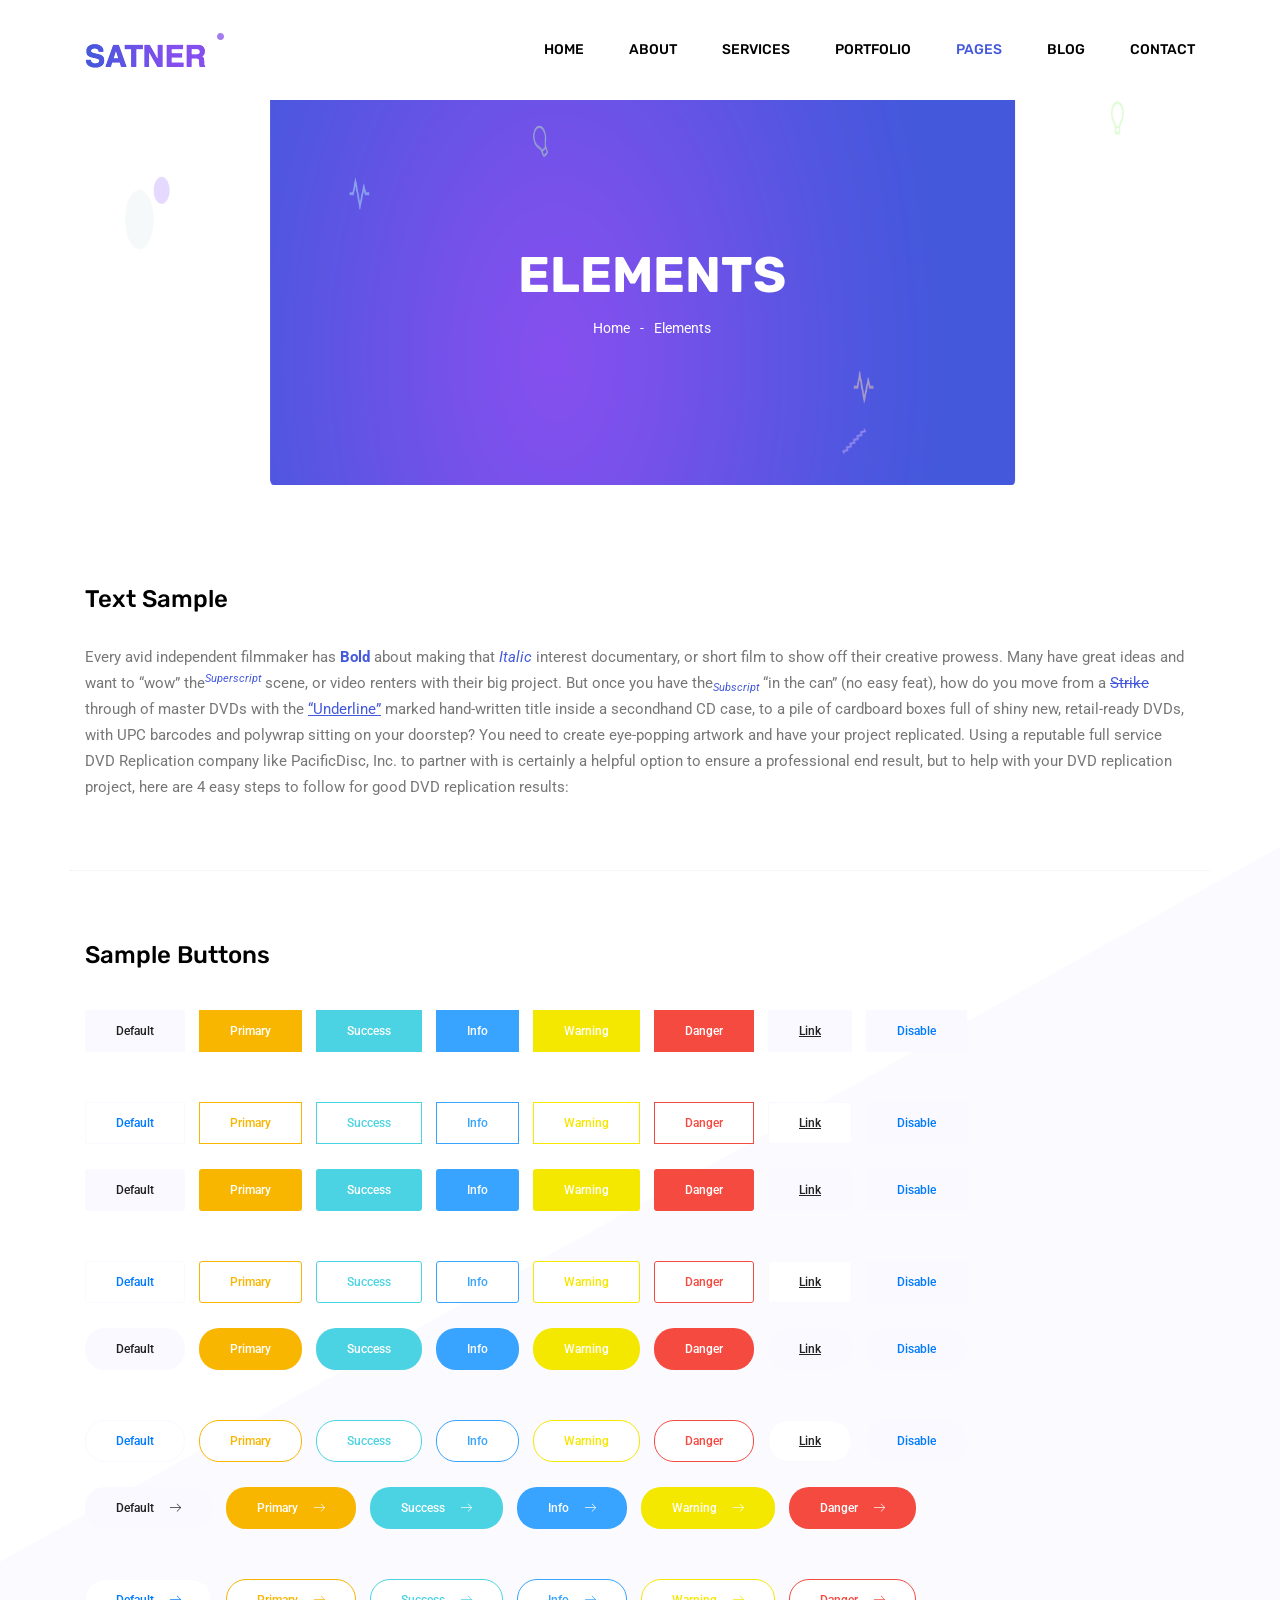
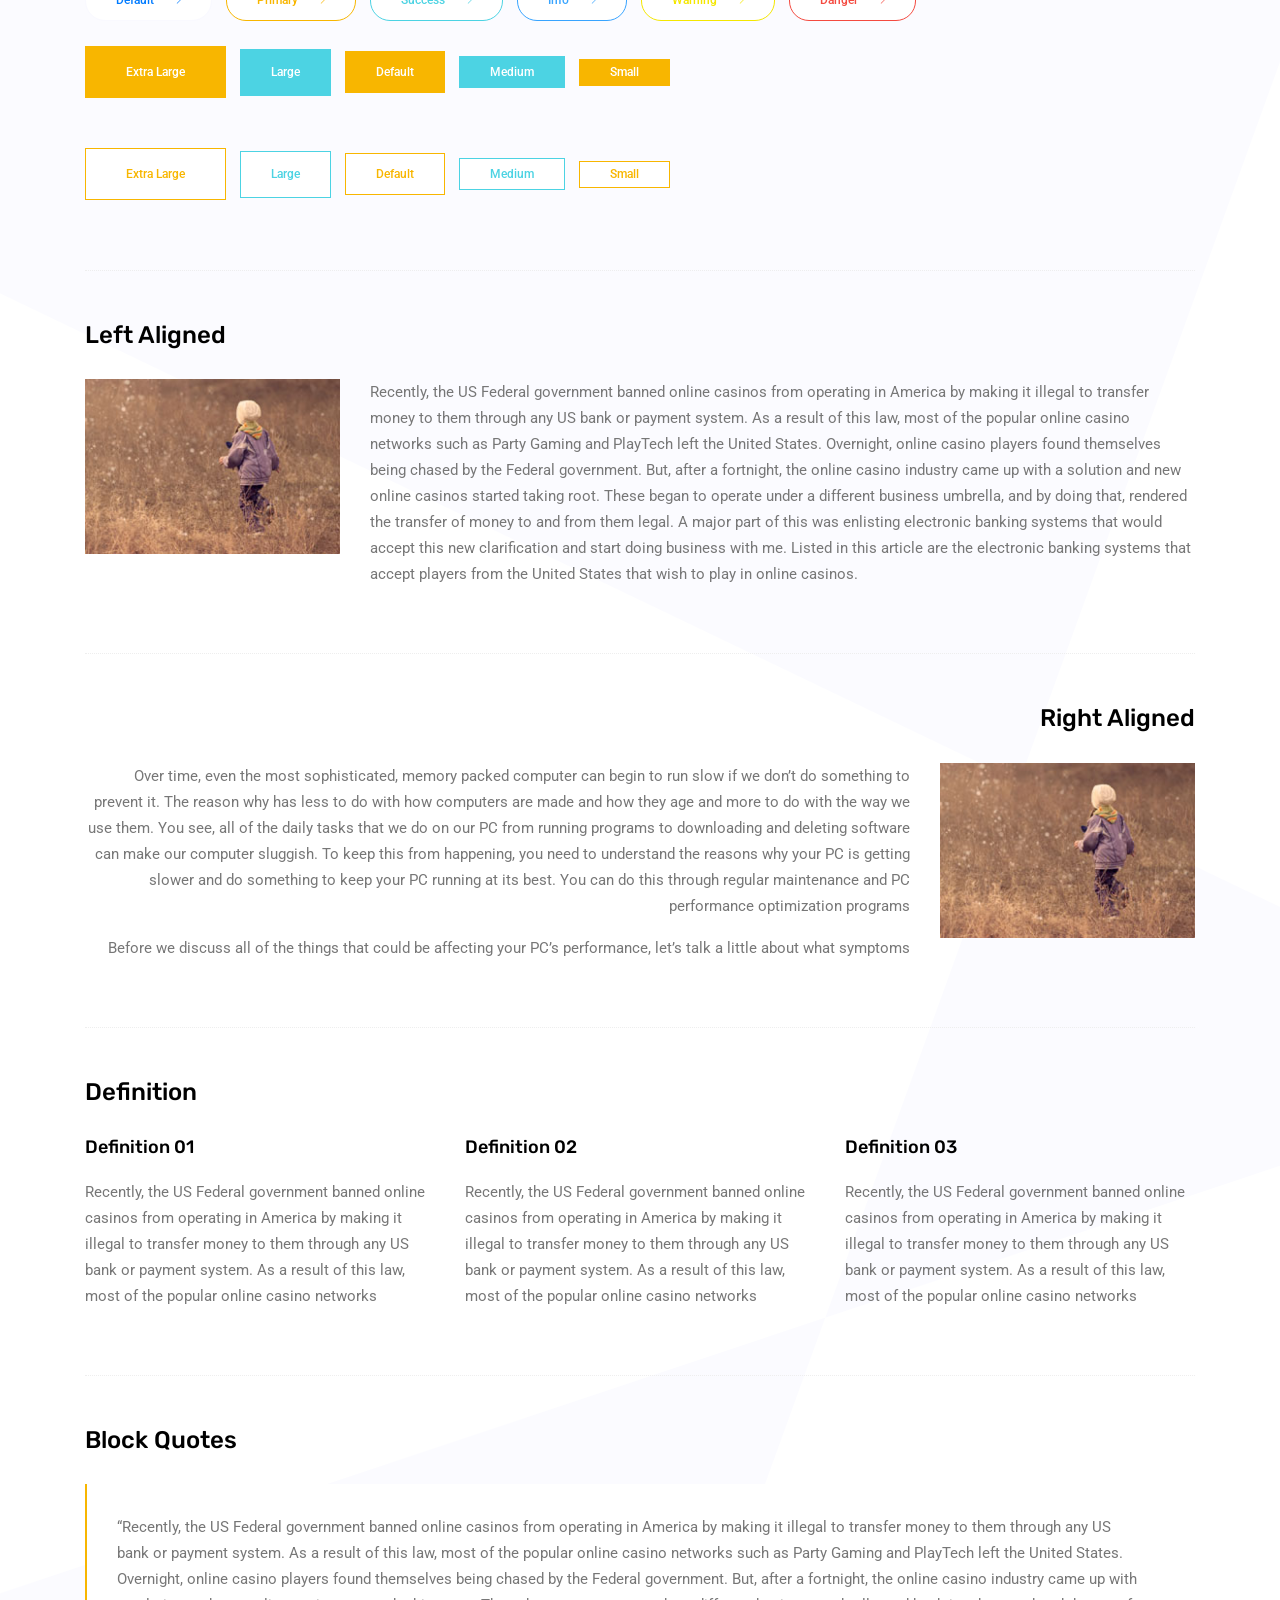
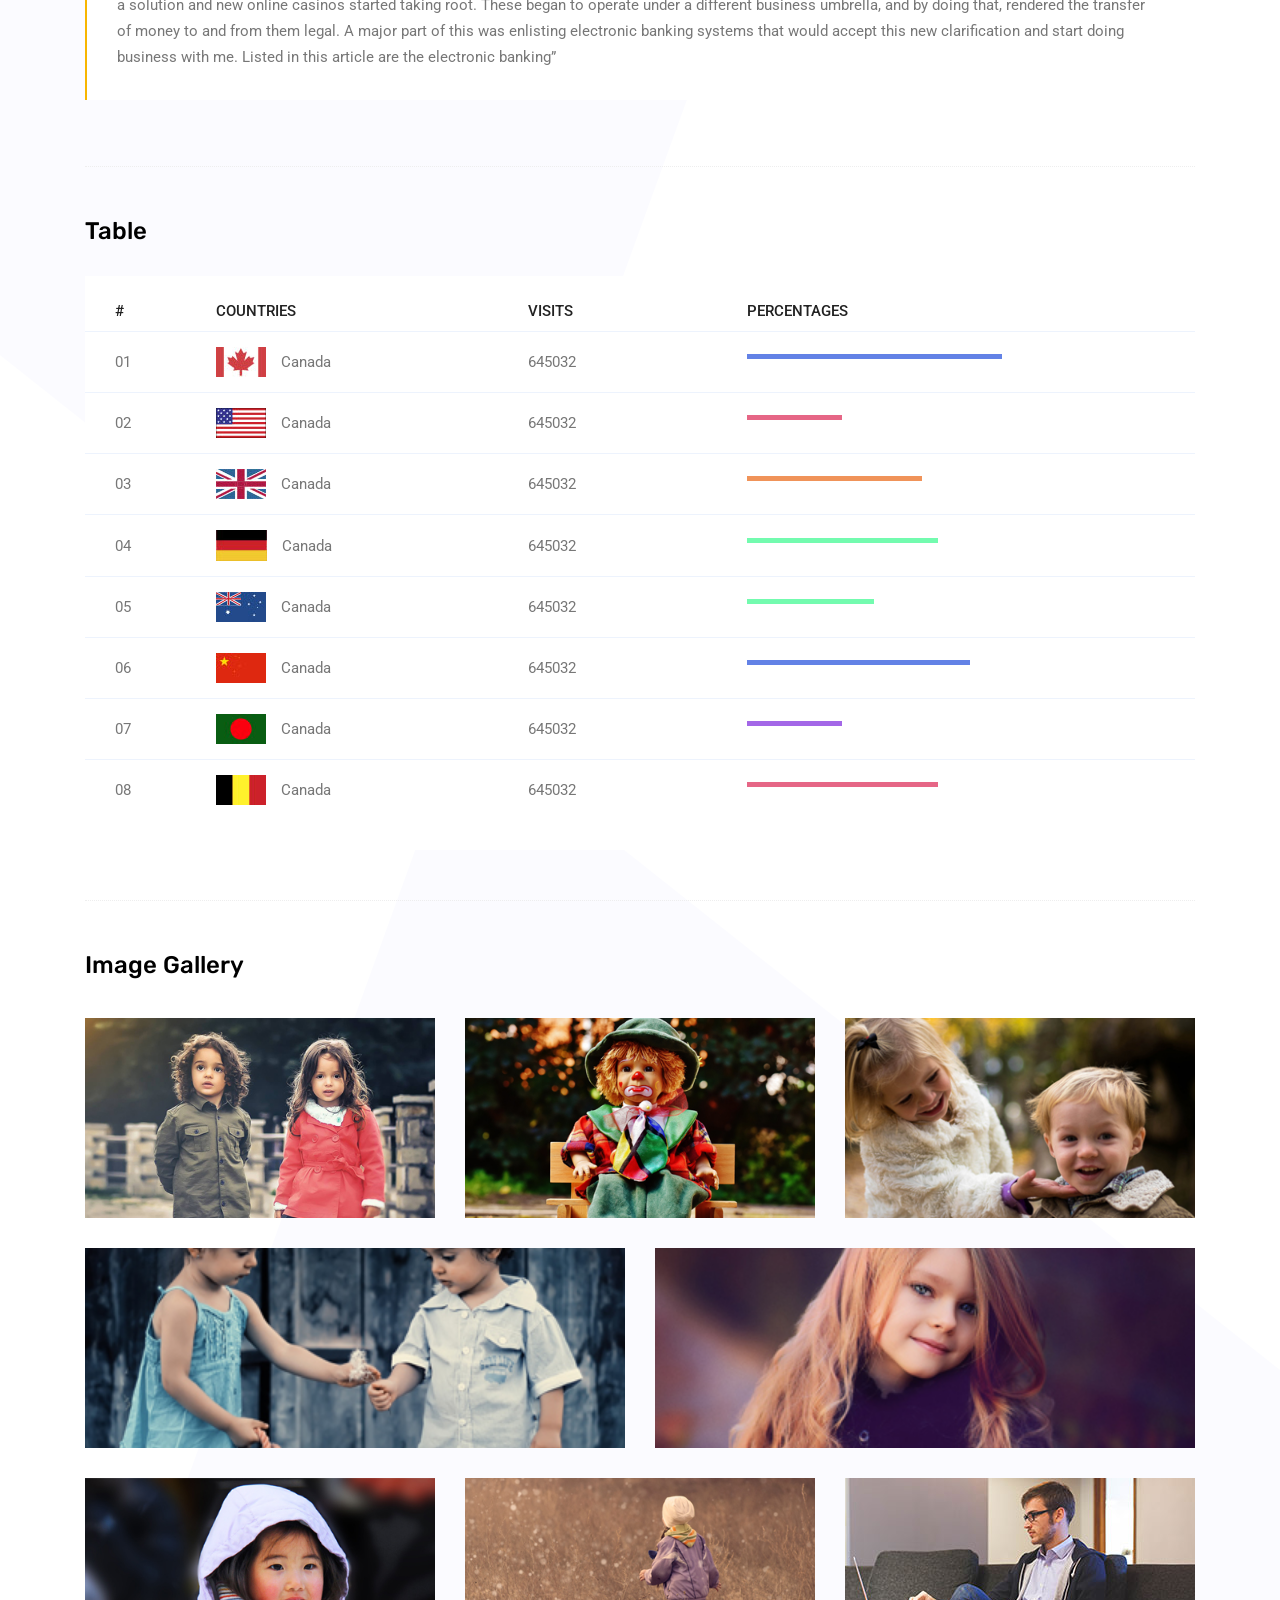
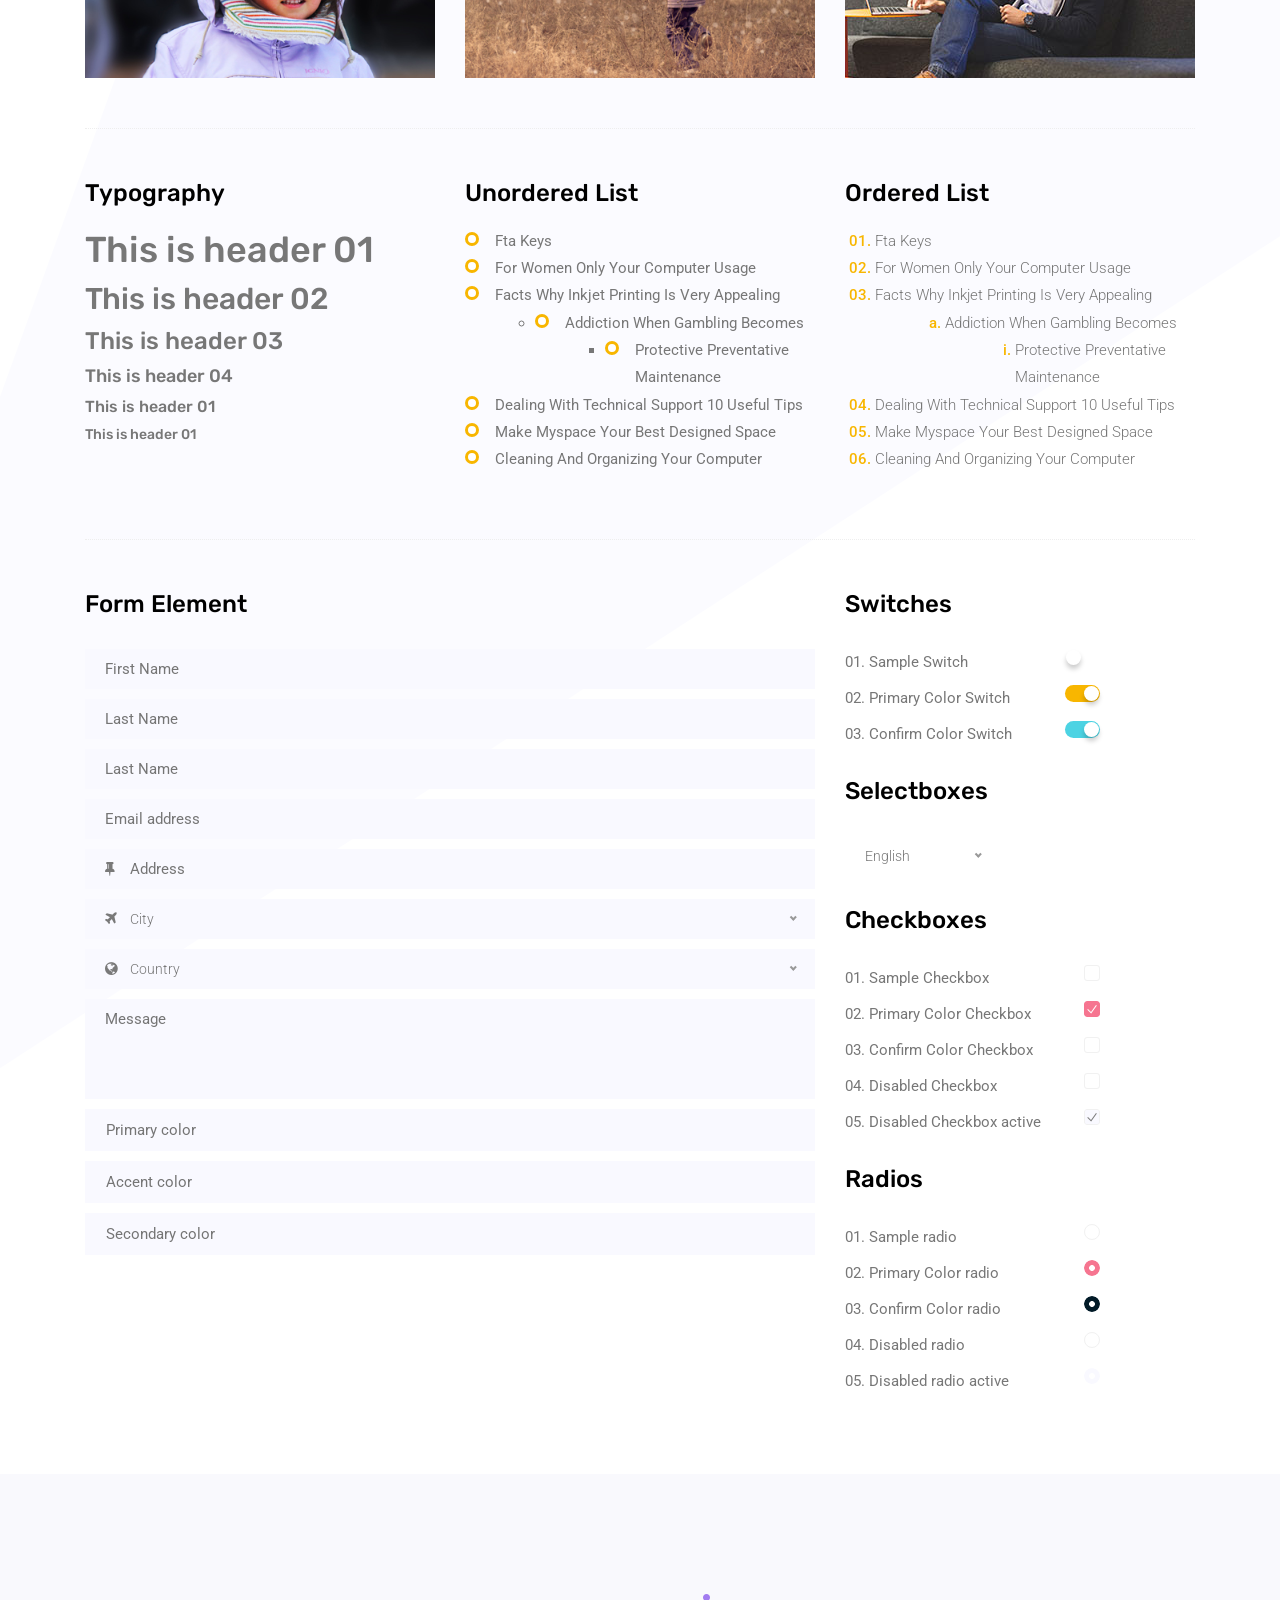
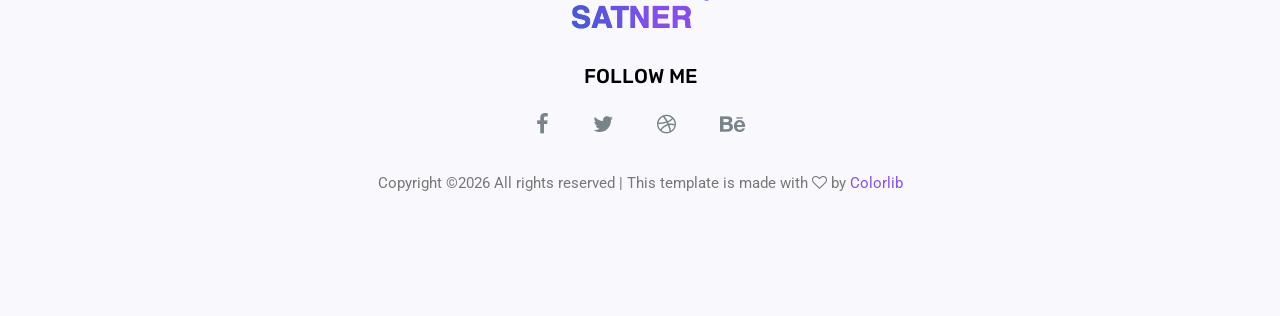
<file: portfolio/elements.html>
<!doctype html>
<html lang="en">

<head>
	<!-- Required meta tags -->
	<meta charset="utf-8">
	<meta name="viewport" content="width=device-width, initial-scale=1, shrink-to-fit=no">
	<link rel="icon" href="img/favicon.png" type="image/png">
	<title>Elements</title>
	<!-- Bootstrap CSS -->
	<link rel="stylesheet" href="css/bootstrap.css">
	<link rel="stylesheet" href="vendors/linericon/style.css">
	<link rel="stylesheet" href="css/font-awesome.min.css">
	<link rel="stylesheet" href="vendors/owl-carousel/owl.carousel.min.css">
	<link rel="stylesheet" href="css/magnific-popup.css">
	<link rel="stylesheet" href="vendors/nice-select/css/nice-select.css">
	<!-- main css -->
	<link rel="stylesheet" href="css/style.css">
</head>

<body class="blog_version">

	<!--================ Start Header Area =================-->
	<header class="header_area">
		<div class="main_menu">
			<nav class="navbar navbar-expand-lg navbar-light">
				<div class="container">
					<!-- Brand and toggle get grouped for better mobile display -->
					<a class="navbar-brand logo_h" href="index.html"><img src="img/logo.png" alt=""></a>
					<button class="navbar-toggler" type="button" data-toggle="collapse" data-target="#navbarSupportedContent"
					 aria-controls="navbarSupportedContent" aria-expanded="false" aria-label="Toggle navigation">
						<span class="icon-bar"></span>
						<span class="icon-bar"></span>
						<span class="icon-bar"></span>
					</button>
					<!-- Collect the nav links, forms, and other content for toggling -->
					<div class="collapse navbar-collapse offset" id="navbarSupportedContent">
						<ul class="nav navbar-nav menu_nav justify-content-end">
							<li class="nav-item"><a class="nav-link" href="index.html">Home</a></li>
							<li class="nav-item"><a class="nav-link" href="about.html">About</a></li>
							<li class="nav-item"><a class="nav-link" href="services.html">Services</a></li>
							<li class="nav-item"><a class="nav-link" href="portfolio.html">Portfolio</a></li>
							<li class="nav-item submenu dropdown active">
								<a href="#" class="nav-link dropdown-toggle" data-toggle="dropdown" role="button" aria-haspopup="true"
								 aria-expanded="false">Pages</a>
								<ul class="dropdown-menu">
                                    <li class="nav-item"><a class="nav-link" href="elements.html">Elements</a></li>
                                    <li class="nav-item"><a class="nav-link" href="portfolio-details.html">Portfolio Details</a></li>
								</ul>
							</li>
							<li class="nav-item submenu dropdown">
								<a href="#" class="nav-link dropdown-toggle" data-toggle="dropdown" role="button" aria-haspopup="true"
								 aria-expanded="false">Blog</a>
								<ul class="dropdown-menu">
									<li class="nav-item"><a class="nav-link" href="blog.html">Blog</a></li>
									<li class="nav-item"><a class="nav-link" href="single-blog.html">Blog Details</a></li>
								</ul>
							</li>
							<li class="nav-item"><a class="nav-link" href="contact.html">Contact</a></li>
						</ul>
					</div>
				</div>
			</nav>
		</div>
	</header>
	<!--================ End Header Area =================-->

    <!--================ Start Banner Area =================-->
    <section class="banner_area">
        <div class="banner_inner d-flex align-items-center">
            <div class="container">
                <div class="banner_content text-center">
                    <h2>Elements</h2>
                    <div class="page_link">
                        <a href="index.html">Home</a>
                        <a href="elements.html">Elements</a>
                    </div>
                </div>
            </div>
        </div>
    </section>
    <!--================ End Banner Area =================-->
        
	<!-- Start Sample Area -->
	<section class="sample-text-area">
		<div class="container">
			<h3 class="text-heading title_color">Text Sample</h3>
			<p class="sample-text">
				Every avid independent filmmaker has <b>Bold</b> about making that <i>Italic</i> interest documentary, or short film to show off their creative prowess. Many have great ideas and want to “wow” the<sup>Superscript</sup> scene, or video renters with their big project.  But once you have the<sub>Subscript</sub> “in the can” (no easy feat), how do you move from a <del>Strike</del> through of master DVDs with the <u>“Underline”</u> marked hand-written title inside a secondhand CD case, to a pile of cardboard boxes full of shiny new, retail-ready DVDs, with UPC barcodes and polywrap sitting on your doorstep?  You need to create eye-popping artwork and have your project replicated. Using a reputable full service DVD Replication company like PacificDisc, Inc. to partner with is certainly a helpful option to ensure a professional end result, but to help with your DVD replication project, here are 4 easy steps to follow for good DVD replication results: 

			</p>
		</div>
	</section>
	<!-- End Sample Area -->

	<!-- Start Button -->
	<section class="button-area">
		<div class="container border-top-generic">
			<h3 class="text-heading title_color">Sample Buttons</h3>
			<div class="button-group-area">
				<a href="#" class="genric-btn default">Default</a>
				<a href="#" class="genric-btn primary">Primary</a>
				<a href="#" class="genric-btn success">Success</a>
				<a href="#" class="genric-btn info">Info</a>
				<a href="#" class="genric-btn warning">Warning</a>
				<a href="#" class="genric-btn danger">Danger</a>
				<a href="#" class="genric-btn link">Link</a>
				<a href="#" class="genric-btn disable">Disable</a>
			</div>
			<div class="button-group-area mt-10">
				<a href="#" class="genric-btn default-border">Default</a>
				<a href="#" class="genric-btn primary-border">Primary</a>
				<a href="#" class="genric-btn success-border">Success</a>
				<a href="#" class="genric-btn info-border">Info</a>
				<a href="#" class="genric-btn warning-border">Warning</a>
				<a href="#" class="genric-btn danger-border">Danger</a>
				<a href="#" class="genric-btn link-border">Link</a>
				<a href="#" class="genric-btn disable">Disable</a>
			</div>
			<div class="button-group-area mt-40">
				<a href="#" class="genric-btn default radius">Default</a>
				<a href="#" class="genric-btn primary radius">Primary</a>
				<a href="#" class="genric-btn success radius">Success</a>
				<a href="#" class="genric-btn info radius">Info</a>
				<a href="#" class="genric-btn warning radius">Warning</a>
				<a href="#" class="genric-btn danger radius">Danger</a>
				<a href="#" class="genric-btn link radius">Link</a>
				<a href="#" class="genric-btn disable radius">Disable</a>
			</div>
			<div class="button-group-area mt-10">
				<a href="#" class="genric-btn default-border radius">Default</a>
				<a href="#" class="genric-btn primary-border radius">Primary</a>
				<a href="#" class="genric-btn success-border radius">Success</a>
				<a href="#" class="genric-btn info-border radius">Info</a>
				<a href="#" class="genric-btn warning-border radius">Warning</a>
				<a href="#" class="genric-btn danger-border radius">Danger</a>
				<a href="#" class="genric-btn link-border radius">Link</a>
				<a href="#" class="genric-btn disable radius">Disable</a>
			</div>
			<div class="button-group-area mt-40">
				<a href="#" class="genric-btn default circle">Default</a>
				<a href="#" class="genric-btn primary circle">Primary</a>
				<a href="#" class="genric-btn success circle">Success</a>
				<a href="#" class="genric-btn info circle">Info</a>
				<a href="#" class="genric-btn warning circle">Warning</a>
				<a href="#" class="genric-btn danger circle">Danger</a>
				<a href="#" class="genric-btn link circle">Link</a>
				<a href="#" class="genric-btn disable circle">Disable</a>
			</div>
			<div class="button-group-area mt-10">
				<a href="#" class="genric-btn default-border circle">Default</a>
				<a href="#" class="genric-btn primary-border circle">Primary</a>
				<a href="#" class="genric-btn success-border circle">Success</a>
				<a href="#" class="genric-btn info-border circle">Info</a>
				<a href="#" class="genric-btn warning-border circle">Warning</a>
				<a href="#" class="genric-btn danger-border circle">Danger</a>
				<a href="#" class="genric-btn link-border circle">Link</a>
				<a href="#" class="genric-btn disable circle">Disable</a>
			</div>
			<div class="button-group-area mt-40">
				<a href="#" class="genric-btn default circle arrow">Default<span class="lnr lnr-arrow-right"></span></a>
				<a href="#" class="genric-btn primary circle arrow">Primary<span class="lnr lnr-arrow-right"></span></a>
				<a href="#" class="genric-btn success circle arrow">Success<span class="lnr lnr-arrow-right"></span></a>
				<a href="#" class="genric-btn info circle arrow">Info<span class="lnr lnr-arrow-right"></span></a>
				<a href="#" class="genric-btn warning circle arrow">Warning<span class="lnr lnr-arrow-right"></span></a>
				<a href="#" class="genric-btn danger circle arrow">Danger<span class="lnr lnr-arrow-right"></span></a>
			</div>
			<div class="button-group-area mt-10">
				<a href="#" class="genric-btn default-border circle arrow">Default<span class="lnr lnr-arrow-right"></span></a>
				<a href="#" class="genric-btn primary-border circle arrow">Primary<span class="lnr lnr-arrow-right"></span></a>
				<a href="#" class="genric-btn success-border circle arrow">Success<span class="lnr lnr-arrow-right"></span></a>
				<a href="#" class="genric-btn info-border circle arrow">Info<span class="lnr lnr-arrow-right"></span></a>
				<a href="#" class="genric-btn warning-border circle arrow">Warning<span class="lnr lnr-arrow-right"></span></a>
				<a href="#" class="genric-btn danger-border circle arrow">Danger<span class="lnr lnr-arrow-right"></span></a>
			</div>
			<div class="button-group-area mt-40">
				<a href="#" class="genric-btn primary e-large">Extra Large</a>
				<a href="#" class="genric-btn success large">Large</a>
				<a href="#" class="genric-btn primary">Default</a>
				<a href="#" class="genric-btn success medium">Medium</a>
				<a href="#" class="genric-btn primary small">Small</a>
			</div>
			<div class="button-group-area mt-10">
				<a href="#" class="genric-btn primary-border e-large">Extra Large</a>
				<a href="#" class="genric-btn success-border large">Large</a>
				<a href="#" class="genric-btn primary-border">Default</a>
				<a href="#" class="genric-btn success-border medium">Medium</a>
				<a href="#" class="genric-btn primary-border small">Small</a>
			</div>
		</div>
	</section>
	<!-- End Button -->
	
	<!-- Start Align Area -->
	<div class="whole-wrap">
		<div class="container">
			<div class="section-top-border">
				<h3 class="mb-30 title_color">Left Aligned</h3>
				<div class="row">
					<div class="col-md-3">
						<img src="img/elements/d.jpg" alt="" class="img-fluid">
					</div>
					<div class="col-md-9 mt-sm-20 left-align-p">
						<p>Recently, the US Federal government banned online casinos from operating in America by making it illegal to transfer money to them through any US bank or payment system. As a result of this law, most of the popular online casino networks such as Party Gaming and PlayTech left the United States. Overnight, online casino players found themselves being chased by the Federal government. But, after a fortnight, the online casino industry came up with a solution and new online casinos started taking root. These began to operate under a different business umbrella, and by doing that, rendered the transfer of money to and from them legal. A major part of this was enlisting electronic banking systems that would accept this new clarification and start doing business with me. Listed in this article are the electronic banking systems that accept players from the United States that wish to play in online casinos.</p>
					</div>
				</div>
			</div>
			<div class="section-top-border text-right">
				<h3 class="mb-30 title_color">Right Aligned</h3>
				<div class="row">
					<div class="col-md-9">
						<p class="text-right">Over time, even the most sophisticated, memory packed computer can begin to run slow if we don’t do something to prevent it. The reason why has less to do with how computers are made and how they age and more to do with the way we use them. You see, all of the daily tasks that we do on our PC from running programs to downloading and deleting software can make our computer sluggish. To keep this from happening, you need to understand the reasons why your PC is getting slower and do something to keep your PC running at its best. You can do this through regular maintenance and PC performance optimization programs</p>
						<p class="text-right">Before we discuss all of the things that could be affecting your PC’s performance, let’s talk a little about what symptoms</p>
					</div>
					<div class="col-md-3">
						<img src="img/elements/d.jpg" alt="" class="img-fluid">
					</div>
				</div>
			</div>
			<div class="section-top-border">
				<h3 class="mb-30 title_color">Definition</h3>
				<div class="row">
					<div class="col-md-4">
						<div class="single-defination">
							<h4 class="mb-20">Definition 01</h4>
							<p>Recently, the US Federal government banned online casinos from operating in America by making it illegal to transfer money to them through any US bank or payment system. As a result of this law, most of the popular online casino networks</p>
						</div>
					</div>
					<div class="col-md-4">
						<div class="single-defination">
							<h4 class="mb-20">Definition 02</h4>
							<p>Recently, the US Federal government banned online casinos from operating in America by making it illegal to transfer money to them through any US bank or payment system. As a result of this law, most of the popular online casino networks</p>
						</div>
					</div>
					<div class="col-md-4">
						<div class="single-defination">
							<h4 class="mb-20">Definition 03</h4>
							<p>Recently, the US Federal government banned online casinos from operating in America by making it illegal to transfer money to them through any US bank or payment system. As a result of this law, most of the popular online casino networks</p>
						</div>
					</div>
				</div>
			</div>
			<div class="section-top-border">
				<h3 class="mb-30 title_color">Block Quotes</h3>
				<div class="row">
					<div class="col-lg-12">
						<blockquote class="generic-blockquote">
							“Recently, the US Federal government banned online casinos from operating in America by making it illegal to transfer money to them through any US bank or payment system. As a result of this law, most of the popular online casino networks such as Party Gaming and PlayTech left the United States. Overnight, online casino players found themselves being chased by the Federal government. But, after a fortnight, the online casino industry came up with a solution and new online casinos started taking root. These began to operate under a different business umbrella, and by doing that, rendered the transfer of money to and from them legal. A major part of this was enlisting electronic banking systems that would accept this new clarification and start doing business with me. Listed in this article are the electronic banking” 
						</blockquote>
					</div>
				</div>
			</div>
			<div class="section-top-border">
				<h3 class="mb-30 title_color">Table</h3>
				<div class="progress-table-wrap">
					<div class="progress-table">
						<div class="table-head">
							<div class="serial">#</div>
							<div class="country">Countries</div>
							<div class="visit">Visits</div>
							<div class="percentage">Percentages</div>
						</div>
						<div class="table-row">
							<div class="serial">01</div>
							<div class="country"> <img src="img/elements/f1.jpg" alt="flag">Canada</div>
							<div class="visit">645032</div>
							<div class="percentage">
								<div class="progress">
									<div class="progress-bar color-1" role="progressbar" style="width: 80%" aria-valuenow="80" aria-valuemin="0" aria-valuemax="100"></div>
								</div>
							</div>
						</div>
						<div class="table-row">
							<div class="serial">02</div>
							<div class="country"> <img src="img/elements/f2.jpg" alt="flag">Canada</div>
							<div class="visit">645032</div>
							<div class="percentage">
								<div class="progress">
									<div class="progress-bar color-2" role="progressbar" style="width: 30%" aria-valuenow="30" aria-valuemin="0" aria-valuemax="100"></div>
								</div>
							</div>
						</div>
						<div class="table-row">
							<div class="serial">03</div>
							<div class="country"> <img src="img/elements/f3.jpg" alt="flag">Canada</div>
							<div class="visit">645032</div>
							<div class="percentage">
								<div class="progress">
									<div class="progress-bar color-3" role="progressbar" style="width: 55%" aria-valuenow="55" aria-valuemin="0" aria-valuemax="100"></div>
								</div>
							</div>
						</div>
						<div class="table-row">
							<div class="serial">04</div>
							<div class="country"> <img src="img/elements/f4.jpg" alt="flag">Canada</div>
							<div class="visit">645032</div>
							<div class="percentage">
								<div class="progress">
									<div class="progress-bar color-4" role="progressbar" style="width: 60%" aria-valuenow="60" aria-valuemin="0" aria-valuemax="100"></div>
								</div>
							</div>
						</div>
						<div class="table-row">
							<div class="serial">05</div>
							<div class="country"> <img src="img/elements/f5.jpg" alt="flag">Canada</div>
							<div class="visit">645032</div>
							<div class="percentage">
								<div class="progress">
									<div class="progress-bar color-5" role="progressbar" style="width: 40%" aria-valuenow="40" aria-valuemin="0" aria-valuemax="100"></div>
								</div>
							</div>
						</div>
						<div class="table-row">
							<div class="serial">06</div>
							<div class="country"> <img src="img/elements/f6.jpg" alt="flag">Canada</div>
							<div class="visit">645032</div>
							<div class="percentage">
								<div class="progress">
									<div class="progress-bar color-6" role="progressbar" style="width: 70%" aria-valuenow="70" aria-valuemin="0" aria-valuemax="100"></div>
								</div>
							</div>
						</div>
						<div class="table-row">
							<div class="serial">07</div>
							<div class="country"> <img src="img/elements/f7.jpg" alt="flag">Canada</div>
							<div class="visit">645032</div>
							<div class="percentage">
								<div class="progress">
									<div class="progress-bar color-7" role="progressbar" style="width: 30%" aria-valuenow="30" aria-valuemin="0" aria-valuemax="100"></div>
								</div>
							</div>
						</div>
						<div class="table-row">
							<div class="serial">08</div>
							<div class="country"> <img src="img/elements/f8.jpg" alt="flag">Canada</div>
							<div class="visit">645032</div>
							<div class="percentage">
								<div class="progress">
									<div class="progress-bar color-8" role="progressbar" style="width: 60%" aria-valuenow="60" aria-valuemin="0" aria-valuemax="100"></div>
								</div>
							</div>
						</div>
					</div>
				</div>
			</div>
			<div class="section-top-border">
				<h3 class="title_color">Image Gallery</h3>
				<div class="row gallery-item">
					<div class="col-md-4">
						<a href="img/elements/g1.jpg" class="img-gal"><div class="single-gallery-image" style="background: url(img/elements/g1.jpg);"></div></a>
					</div>
					<div class="col-md-4">
						<a href="img/elements/g2.jpg" class="img-gal"><div class="single-gallery-image" style="background: url(img/elements/g2.jpg);"></div></a>
					</div>
					<div class="col-md-4">
						<a href="img/elements/g3.jpg" class="img-gal"><div class="single-gallery-image" style="background: url(img/elements/g3.jpg);"></div></a>
					</div>
					<div class="col-md-6">
						<a href="img/elements/g4.jpg" class="img-gal"><div class="single-gallery-image" style="background: url(img/elements/g4.jpg);"></div></a>
					</div>
					<div class="col-md-6">
						<a href="img/elements/g5.jpg" class="img-gal"><div class="single-gallery-image" style="background: url(img/elements/g5.jpg);"></div></a>
					</div>
					<div class="col-md-4">
						<a href="img/elements/g6.jpg" class="img-gal"><div class="single-gallery-image" style="background: url(img/elements/g6.jpg);"></div></a>
					</div>
					<div class="col-md-4">
						<a href="img/elements/g7.jpg" class="img-gal"><div class="single-gallery-image" style="background: url(img/elements/g7.jpg);"></div></a>
					</div>
					<div class="col-md-4">
						<a href="img/elements/g8.jpg" class="img-gal"><div class="single-gallery-image" style="background: url(img/elements/g8.jpg);"></div></a>
					</div>
				</div>
			</div>
			<div class="section-top-border">
				<div class="row">
					<div class="col-lg-4 col-sm-6 typo-sec">
						<h3 class="mb-20 title_color">Typography</h3>
						<div class="typography">
							<h1 class="typo-list">This is header 01</h1>
							<h2 class="typo-list">This is header 02</h2>
							<h3 class="typo-list">This is header 03</h3>
							<h4 class="typo-list">This is header 04</h4>
							<h5 class="typo-list">This is header 01</h5>
							<h6 class="typo-list">This is header 01</h6>
						</div>
					</div>
					<div class="col-lg-4 col-sm-6 mt-sm-30 typo-sec">
						<h3 class="mb-20 title_color">Unordered List</h3>
						<div class="">
							<ul class="unordered-list">
								<li>Fta Keys</li>
								<li>For Women Only Your Computer Usage</li>
								<li>Facts Why Inkjet Printing Is Very Appealing
									<ul>
										<li>Addiction When Gambling Becomes
											<ul>
												<li>Protective Preventative Maintenance</li>
											</ul>
										</li>
									</ul>
								</li>
								<li>Dealing With Technical Support 10 Useful Tips</li>
								<li>Make Myspace Your Best Designed Space</li>
								<li>Cleaning And Organizing Your Computer</li>
							</ul>
						</div>
					</div>
					<div class="col-lg-4 col-sm-6 mt-sm-30 typo-sec">
						<h3 class="mb-20 title_color">Ordered List</h3>
						<div class="">
							<ol class="ordered-list">
								<li><span>Fta Keys</span></li>
								<li><span>For Women Only Your Computer Usage</span></li>
								<li><span>Facts Why Inkjet Printing Is Very Appealing</span>
									<ol class="ordered-list-alpha">
										<li><span>Addiction When Gambling Becomes</span>
											<ol class="ordered-list-roman">
												<li><span>Protective Preventative Maintenance</span></li>
											</ol>
										</li>
									</ol>
								</li>
								<li><span>Dealing With Technical Support 10 Useful Tips</span></li>
								<li><span>Make Myspace Your Best Designed Space</span></li>
								<li><span>Cleaning And Organizing Your Computer</span></li>
							</ol>
						</div>
					</div>
				</div>
			</div>
			<div class="section-top-border">
				<div class="row">
					<div class="col-lg-8 col-md-8">
						<h3 class="mb-30 title_color">Form Element</h3>
						<form action="#">
							<div class="mt-10">
								<input type="text" name="first_name" placeholder="First Name" onfocus="this.placeholder = ''" onblur="this.placeholder = 'First Name'" required class="single-input">
							</div>
							<div class="mt-10">
								<input type="text" name="last_name" placeholder="Last Name" onfocus="this.placeholder = ''" onblur="this.placeholder = 'Last Name'" required class="single-input">
							</div>
							<div class="mt-10">
								<input type="text" name="last_name" placeholder="Last Name" onfocus="this.placeholder = ''" onblur="this.placeholder = 'Last Name'" required class="single-input">
							</div>
							<div class="mt-10">
								<input type="email" name="EMAIL" placeholder="Email address" onfocus="this.placeholder = ''" onblur="this.placeholder = 'Email address'" required class="single-input">
							</div>
							<div class="input-group-icon mt-10">
								<div class="icon"><i class="fa fa-thumb-tack" aria-hidden="true"></i></div>
								<input type="text" name="address" placeholder="Address" onfocus="this.placeholder = ''" onblur="this.placeholder = 'Address'" required class="single-input">
							</div>
							<div class="input-group-icon mt-10">
								<div class="icon"><i class="fa fa-plane" aria-hidden="true"></i></div>
								<div class="form-select" id="default-select">
									<select>
										<option value="1">City</option>
										<option value="1">Dhaka</option>
										<option value="1">Dilli</option>
										<option value="1">Newyork</option>
										<option value="1">Islamabad</option>
									</select>
								</div>
							</div>
							<div class="input-group-icon mt-10">
								<div class="icon"><i class="fa fa-globe" aria-hidden="true"></i></div>
								<div class="form-select" id="default-select2">
									<select>
										<option value="1">Country</option>
										<option value="1">Bangladesh</option>
										<option value="1">India</option>
										<option value="1">England</option>
										<option value="1">Srilanka</option>
									</select>
								</div>
							</div>
							
							<div class="mt-10">
								<textarea class="single-textarea" placeholder="Message" onfocus="this.placeholder = ''" onblur="this.placeholder = 'Message'" required></textarea>
							</div>
							<div class="mt-10">
								<input type="text" name="first_name" placeholder="Primary color" onfocus="this.placeholder = ''" onblur="this.placeholder = 'Primary color'" required class="single-input-primary">
							</div>
							<div class="mt-10">
								<input type="text" name="first_name" placeholder="Accent color" onfocus="this.placeholder = ''" onblur="this.placeholder = 'Accent color'" required class="single-input-accent">
							</div>
							<div class="mt-10">
								<input type="text" name="first_name" placeholder="Secondary color" onfocus="this.placeholder = ''" onblur="this.placeholder = 'Secondary color'" required class="single-input-secondary">
							</div>
						</form>
					</div>
					<div class="col-lg-3 col-md-4 mt-sm-30 element-wrap">
						<div class="single-element-widget">
							<h3 class="mb-30 title_color">Switches</h3>
							<div class="switch-wrap d-flex justify-content-between">
								<p>01. Sample Switch</p>
								<div class="primary-switch">
									<input type="checkbox" id="default-switch">
									<label for="default-switch"></label>
								</div>
							</div>
							<div class="switch-wrap d-flex justify-content-between">
								<p>02. Primary Color Switch</p>
								<div class="primary-switch">
									<input type="checkbox" id="primary-switch" checked>
									<label for="primary-switch"></label>
								</div>
							</div>
							<div class="switch-wrap d-flex justify-content-between">
								<p>03. Confirm Color Switch</p>
								<div class="confirm-switch">
									<input type="checkbox" id="confirm-switch" checked>
									<label for="confirm-switch"></label>
								</div>
							</div>
						</div>
						<div class="single-element-widget">
							<h3 class="mb-30 title_color">Selectboxes</h3>
							<div class="default-select" id="default-select">
								<select>
									<option value="1">English</option>
									<option value="1">Spanish</option>
									<option value="1">Arabic</option>
									<option value="1">Portuguise</option>
									<option value="1">Bengali</option>
								</select>
							</div>
						</div>
						<div class="single-element-widget">
							<h3 class="mb-30 title_color">Checkboxes</h3>
							<div class="switch-wrap d-flex justify-content-between">
								<p>01. Sample Checkbox</p>
								<div class="primary-checkbox">
									<input type="checkbox" id="default-checkbox">
									<label for="default-checkbox"></label>
								</div>
							</div>
							<div class="switch-wrap d-flex justify-content-between">
								<p>02. Primary Color Checkbox</p>
								<div class="primary-checkbox">
									<input type="checkbox" id="primary-checkbox" checked>
									<label for="primary-checkbox"></label>
								</div>
							</div>
							<div class="switch-wrap d-flex justify-content-between">
								<p>03. Confirm Color Checkbox</p>
								<div class="confirm-checkbox">
									<input type="checkbox" id="confirm-checkbox">
									<label for="confirm-checkbox"></label>
								</div>
							</div>
							<div class="switch-wrap d-flex justify-content-between">
								<p>04. Disabled Checkbox</p>
								<div class="disabled-checkbox">
									<input type="checkbox" id="disabled-checkbox" disabled>
									<label for="disabled-checkbox"></label>
								</div>
							</div>
							<div class="switch-wrap d-flex justify-content-between">
								<p>05. Disabled Checkbox active</p>
								<div class="disabled-checkbox">
									<input type="checkbox" id="disabled-checkbox-active" checked disabled>
									<label for="disabled-checkbox-active"></label>
								</div>
							</div>
						</div>
						<div class="single-element-widget">
							<h3 class="mb-30 title_color">Radios</h3>
							<div class="switch-wrap d-flex justify-content-between">
								<p>01. Sample radio</p>
								<div class="primary-radio">
									<input type="checkbox" id="default-radio">
									<label for="default-radio"></label>
								</div>
							</div>
							<div class="switch-wrap d-flex justify-content-between">
								<p>02. Primary Color radio</p>
								<div class="primary-radio">
									<input type="checkbox" id="primary-radio" checked>
									<label for="primary-radio"></label>
								</div>
							</div>
							<div class="switch-wrap d-flex justify-content-between">
								<p>03. Confirm Color radio</p>
								<div class="confirm-radio">
									<input type="checkbox" id="confirm-radio" checked>
									<label for="confirm-radio"></label>
								</div>
							</div>
							<div class="switch-wrap d-flex justify-content-between">
								<p>04. Disabled radio</p>
								<div class="disabled-radio">
									<input type="checkbox" id="disabled-radio" disabled>
									<label for="disabled-radio"></label>
								</div>
							</div>
							<div class="switch-wrap d-flex justify-content-between">
								<p>05. Disabled radio active</p>
								<div class="disabled-radio">
									<input type="checkbox" id="disabled-radio-active" checked disabled>
									<label for="disabled-radio-active"></label>
								</div>
							</div>
						</div>
					</div>
				</div>
			</div>
		</div>
	</div>
	<!-- End Align Area -->
        
    <!--================Footer Area =================-->
	<footer class="footer_area">
		<div class="container">
			<div class="row justify-content-center">
				<div class="col-lg-12">
					<div class="footer_top flex-column">
						<div class="footer_logo">
							<a href="#">
								<img src="img/logo.png" alt="">
							</a>
							<h4>Follow Me</h4>
						</div>
						<div class="footer_social">
							<a href="#"><i class="fa fa-facebook"></i></a>
							<a href="#"><i class="fa fa-twitter"></i></a>
							<a href="#"><i class="fa fa-dribbble"></i></a>
							<a href="#"><i class="fa fa-behance"></i></a>
						</div>
					</div>
				</div>
			</div>
			<div class="row footer_bottom justify-content-center">
				<p class="col-lg-8 col-sm-12 footer-text">
					<!-- Link back to Colorlib can't be removed. Template is licensed under CC BY 3.0. -->
Copyright &copy;<script>document.write(new Date().getFullYear());</script> All rights reserved | This template is made with <i class="fa fa-heart-o" aria-hidden="true"></i> by <a href="https://colorlib.com" target="_blank">Colorlib</a>
<!-- Link back to Colorlib can't be removed. Template is licensed under CC BY 3.0. --></p>
			</div>
		</div>
	</footer>
	<!--================End Footer Area =================-->
		   
		<!-- Optional JavaScript -->
		<!-- jQuery first, then Popper.js, then Bootstrap JS -->
		<script src="js/jquery-3.2.1.min.js"></script>
		<script src="js/popper.js"></script>
		<script src="js/bootstrap.min.js"></script>
		<script src="js/stellar.js"></script>
		<script src="vendors/lightbox/simpleLightbox.min.js"></script>
		<script src="vendors/nice-select/js/jquery.nice-select.min.js"></script>
		<script src="vendors/isotope/imagesloaded.pkgd.min.js"></script>
		<script src="vendors/isotope/isotope-min.js"></script>
		<script src="vendors/owl-carousel/owl.carousel.min.js"></script>
		<script src="js/jquery.ajaxchimp.min.js"></script>
		<script src="js/mail-script.js"></script>
		<script src="js/theme.js"></script>
	</body>
</html>
</file>
<file: css/style.css>
/* ========================================
   ADAS & Control Engineering Portfolio
   Dark Theme Stylesheet
   ======================================== */

/* ---------- CSS Variables ---------- */
:root {
  --bg-primary: #0a0e17;
  --bg-secondary: #111827;
  --bg-card: #1a2236;
  --bg-card-hover: #1f2a42;
  --text-primary: #e2e8f0;
  --text-secondary: #94a3b8;
  --text-muted: #64748b;
  --accent: #00d4ff;
  --accent-dim: #0097b8;
  --accent-glow: rgba(0, 212, 255, 0.15);
  --accent-secondary: #7c3aed;
  --accent-tertiary: #10b981;
  --border-color: #1e293b;
  --border-accent: rgba(0, 212, 255, 0.3);
  --gradient-hero: linear-gradient(135deg, #0a0e17 0%, #0f1b2d 50%, #0a0e17 100%);
  --shadow-card: 0 4px 24px rgba(0, 0, 0, 0.3);
  --shadow-glow: 0 0 30px rgba(0, 212, 255, 0.1);
  --font-main: 'Inter', -apple-system, BlinkMacSystemFont, 'Segoe UI', sans-serif;
  --font-mono: 'JetBrains Mono', 'Fira Code', monospace;
  --transition: all 0.3s cubic-bezier(0.4, 0, 0.2, 1);
  --max-width: 1200px;
}

/* ---------- Reset & Base ---------- */
*,
*::before,
*::after {
  margin: 0;
  padding: 0;
  box-sizing: border-box;
}

html {
  scroll-behavior: smooth;
  font-size: 16px;
}

body {
  font-family: var(--font-main);
  background-color: var(--bg-primary);
  color: var(--text-primary);
  line-height: 1.7;
  overflow-x: hidden;
}

a {
  color: var(--accent);
  text-decoration: none;
  transition: var(--transition);
}

a:hover {
  color: #66e5ff;
}

img {
  max-width: 100%;
  height: auto;
}

/* ---------- Scrollbar ---------- */
::-webkit-scrollbar {
  width: 8px;
}

::-webkit-scrollbar-track {
  background: var(--bg-primary);
}

::-webkit-scrollbar-thumb {
  background: var(--accent-dim);
  border-radius: 4px;
}

::-webkit-scrollbar-thumb:hover {
  background: var(--accent);
}

/* ---------- Grid Background Pattern ---------- */
.grid-bg {
  position: fixed;
  top: 0;
  left: 0;
  width: 100%;
  height: 100%;
  background-image:
    linear-gradient(rgba(0, 212, 255, 0.03) 1px, transparent 1px),
    linear-gradient(90deg, rgba(0, 212, 255, 0.03) 1px, transparent 1px);
  background-size: 60px 60px;
  pointer-events: none;
  z-index: 0;
}

/* ---------- Navigation ---------- */
.navbar {
  position: fixed;
  top: 0;
  left: 0;
  width: 100%;
  z-index: 1000;
  background: rgba(10, 14, 23, 0.85);
  backdrop-filter: blur(20px);
  -webkit-backdrop-filter: blur(20px);
  border-bottom: 1px solid var(--border-color);
  transition: var(--transition);
}

.navbar.scrolled {
  background: rgba(10, 14, 23, 0.95);
  box-shadow: 0 4px 30px rgba(0, 0, 0, 0.4);
}

.nav-container {
  max-width: var(--max-width);
  margin: 0 auto;
  display: flex;
  align-items: center;
  justify-content: space-between;
  padding: 0.75rem 2rem;
}

.nav-logo {
  display: flex;
  align-items: center;
  gap: 0.5rem;
  font-weight: 700;
  font-size: 1.25rem;
  color: var(--text-primary);
}

.nav-logo .logo-icon {
  width: 32px;
  height: 32px;
  background: linear-gradient(135deg, var(--accent), var(--accent-secondary));
  border-radius: 8px;
  display: flex;
  align-items: center;
  justify-content: center;
  font-size: 0.85rem;
  font-weight: 800;
  color: #fff;
}

.nav-logo span.accent {
  color: var(--accent);
}

.nav-links {
  display: flex;
  list-style: none;
  gap: 0.25rem;
}

.nav-links a {
  color: var(--text-secondary);
  padding: 0.5rem 1rem;
  border-radius: 8px;
  font-size: 0.9rem;
  font-weight: 500;
  transition: var(--transition);
  position: relative;
}

.nav-links a:hover,
.nav-links a.active {
  color: var(--accent);
  background: var(--accent-glow);
}

.nav-links a.active::after {
  content: '';
  position: absolute;
  bottom: 0;
  left: 50%;
  transform: translateX(-50%);
  width: 20px;
  height: 2px;
  background: var(--accent);
  border-radius: 2px;
}

/* Mobile Menu Toggle */
.nav-toggle {
  display: none;
  flex-direction: column;
  gap: 5px;
  cursor: pointer;
  background: none;
  border: none;
  padding: 4px;
}

.nav-toggle span {
  width: 24px;
  height: 2px;
  background: var(--text-primary);
  border-radius: 2px;
  transition: var(--transition);
}

/* ---------- Main Content ---------- */
main {
  position: relative;
  z-index: 1;
  padding-top: 64px;
}

.container {
  max-width: var(--max-width);
  margin: 0 auto;
  padding: 0 2rem;
}

/* ---------- Hero Section ---------- */
.hero {
  min-height: calc(100vh - 64px);
  display: flex;
  align-items: center;
  justify-content: center;
  background: var(--gradient-hero);
  position: relative;
  overflow: hidden;
}

.hero::before {
  content: '';
  position: absolute;
  top: -50%;
  right: -30%;
  width: 800px;
  height: 800px;
  background: radial-gradient(circle, rgba(0, 212, 255, 0.08) 0%, transparent 70%);
  animation: pulse-glow 8s ease-in-out infinite;
}

.hero::after {
  content: '';
  position: absolute;
  bottom: -30%;
  left: -20%;
  width: 600px;
  height: 600px;
  background: radial-gradient(circle, rgba(124, 58, 237, 0.06) 0%, transparent 70%);
  animation: pulse-glow 10s ease-in-out infinite reverse;
}

@keyframes pulse-glow {
  0%, 100% { opacity: 0.5; transform: scale(1); }
  50% { opacity: 1; transform: scale(1.1); }
}

.hero-content {
  text-align: center;
  max-width: 800px;
  z-index: 2;
  padding: 2rem;
}

.hero-badge {
  display: inline-flex;
  align-items: center;
  gap: 0.5rem;
  background: var(--accent-glow);
  border: 1px solid var(--border-accent);
  color: var(--accent);
  padding: 0.4rem 1.2rem;
  border-radius: 50px;
  font-size: 0.85rem;
  font-weight: 500;
  margin-bottom: 1.5rem;
  font-family: var(--font-mono);
}

.hero-badge::before {
  content: '';
  width: 8px;
  height: 8px;
  background: var(--accent);
  border-radius: 50%;
  animation: blink 2s ease-in-out infinite;
}

@keyframes blink {
  0%, 100% { opacity: 1; }
  50% { opacity: 0.3; }
}

.hero h1 {
  font-size: 3.5rem;
  font-weight: 800;
  line-height: 1.15;
  margin-bottom: 1rem;
  letter-spacing: -0.02em;
}

.hero h1 .highlight {
  background: linear-gradient(135deg, var(--accent), var(--accent-secondary));
  -webkit-background-clip: text;
  -webkit-text-fill-color: transparent;
  background-clip: text;
}

.hero-subtitle {
  font-size: 1.2rem;
  color: var(--text-secondary);
  margin-bottom: 2.5rem;
  max-width: 600px;
  margin-left: auto;
  margin-right: auto;
  line-height: 1.8;
}

.hero-cta {
  display: flex;
  gap: 1rem;
  justify-content: center;
  flex-wrap: wrap;
}

/* ---------- Buttons ---------- */
.btn {
  display: inline-flex;
  align-items: center;
  gap: 0.5rem;
  padding: 0.75rem 1.75rem;
  border-radius: 10px;
  font-weight: 600;
  font-size: 0.95rem;
  cursor: pointer;
  transition: var(--transition);
  border: none;
}

.btn-primary {
  background: linear-gradient(135deg, var(--accent), var(--accent-dim));
  color: var(--bg-primary);
  box-shadow: 0 4px 20px rgba(0, 212, 255, 0.3);
}

.btn-primary:hover {
  transform: translateY(-2px);
  box-shadow: 0 8px 30px rgba(0, 212, 255, 0.4);
  color: var(--bg-primary);
}

.btn-secondary {
  background: transparent;
  color: var(--text-primary);
  border: 1px solid var(--border-color);
}

.btn-secondary:hover {
  border-color: var(--accent);
  color: var(--accent);
  background: var(--accent-glow);
}

/* ---------- Section Styling ---------- */
.section {
  padding: 5rem 0;
}

.section-header {
  text-align: center;
  margin-bottom: 3.5rem;
}

.section-tag {
  display: inline-block;
  font-family: var(--font-mono);
  font-size: 0.8rem;
  color: var(--accent);
  text-transform: uppercase;
  letter-spacing: 0.15em;
  margin-bottom: 0.75rem;
  font-weight: 600;
}

.section-title {
  font-size: 2.5rem;
  font-weight: 800;
  margin-bottom: 0.75rem;
  letter-spacing: -0.02em;
}

.section-subtitle {
  color: var(--text-secondary);
  font-size: 1.05rem;
  max-width: 600px;
  margin: 0 auto;
}

/* ---------- Cards ---------- */
.card {
  background: var(--bg-card);
  border: 1px solid var(--border-color);
  border-radius: 16px;
  padding: 2rem;
  transition: var(--transition);
}

.card:hover {
  background: var(--bg-card-hover);
  border-color: var(--border-accent);
  box-shadow: var(--shadow-glow);
  transform: translateY(-4px);
}

/* ---------- About Page ---------- */
.about-grid {
  display: grid;
  grid-template-columns: 1fr 2fr;
  gap: 3rem;
  align-items: start;
}

.about-photo {
  width: 100%;
  aspect-ratio: 1;
  border-radius: 20px;
  background: var(--bg-card);
  border: 2px solid var(--border-color);
  overflow: hidden;
  position: relative;
}

.about-photo img {
  width: 100%;
  height: 100%;
  object-fit: cover;
}

.about-photo .photo-placeholder {
  width: 100%;
  height: 100%;
  display: flex;
  align-items: center;
  justify-content: center;
  font-size: 5rem;
  color: var(--accent);
  background: linear-gradient(135deg, var(--bg-card), var(--bg-secondary));
}

.about-text h2 {
  font-size: 2rem;
  margin-bottom: 1rem;
}

.about-text p {
  color: var(--text-secondary);
  margin-bottom: 1.25rem;
  font-size: 1.05rem;
}

.about-stats {
  display: grid;
  grid-template-columns: repeat(3, 1fr);
  gap: 1.5rem;
  margin-top: 2rem;
}

.stat-card {
  text-align: center;
  padding: 1.5rem;
}

.stat-number {
  font-size: 2.5rem;
  font-weight: 800;
  color: var(--accent);
  font-family: var(--font-mono);
}

.stat-label {
  font-size: 0.85rem;
  color: var(--text-muted);
  margin-top: 0.25rem;
}

/* ---------- Education Timeline ---------- */
.timeline {
  position: relative;
  padding-left: 2rem;
}

.timeline::before {
  content: '';
  position: absolute;
  left: 0;
  top: 0;
  height: 100%;
  width: 2px;
  background: linear-gradient(to bottom, var(--accent), var(--accent-secondary));
}

.timeline-item {
  position: relative;
  padding-bottom: 2.5rem;
  padding-left: 2rem;
}

.timeline-item::before {
  content: '';
  position: absolute;
  left: -2.45rem;
  top: 0.4rem;
  width: 12px;
  height: 12px;
  border-radius: 50%;
  background: var(--accent);
  border: 3px solid var(--bg-primary);
  box-shadow: 0 0 0 3px var(--accent-dim);
}

.timeline-item:last-child {
  padding-bottom: 0;
}

.timeline-date {
  font-family: var(--font-mono);
  font-size: 0.8rem;
  color: var(--accent);
  margin-bottom: 0.25rem;
}

.timeline-title {
  font-size: 1.2rem;
  font-weight: 700;
  margin-bottom: 0.25rem;
}

.timeline-subtitle {
  color: var(--text-secondary);
  font-size: 0.95rem;
}

.timeline-grade {
  font-family: var(--font-mono);
  font-size: 0.85rem;
  color: var(--accent-tertiary);
  margin-top: 0.25rem;
}

/* ---------- Coursework Grid ---------- */
.coursework-grid {
  display: grid;
  grid-template-columns: repeat(auto-fit, minmax(340px, 1fr));
  gap: 1.5rem;
}

.coursework-card {
  padding: 1.75rem;
}

.coursework-card .card-icon {
  width: 48px;
  height: 48px;
  border-radius: 12px;
  display: flex;
  align-items: center;
  justify-content: center;
  font-size: 1.5rem;
  margin-bottom: 1rem;
}

.coursework-card .card-icon.control {
  background: rgba(0, 212, 255, 0.1);
  color: var(--accent);
}

.coursework-card .card-icon.ai {
  background: rgba(124, 58, 237, 0.1);
  color: var(--accent-secondary);
}

.coursework-card .card-icon.auto {
  background: rgba(16, 185, 129, 0.1);
  color: var(--accent-tertiary);
}

.coursework-card h3 {
  font-size: 1.1rem;
  margin-bottom: 0.75rem;
}

.coursework-list {
  list-style: none;
  display: flex;
  flex-wrap: wrap;
  gap: 0.5rem;
}

.coursework-list li {
  font-size: 0.8rem;
  background: rgba(0, 212, 255, 0.08);
  color: var(--text-secondary);
  padding: 0.3rem 0.75rem;
  border-radius: 6px;
  border: 1px solid var(--border-color);
}

/* ---------- Projects Grid ---------- */
.projects-grid {
  display: grid;
  grid-template-columns: repeat(auto-fit, minmax(350px, 1fr));
  gap: 1.5rem;
}

.project-card {
  display: flex;
  flex-direction: column;
}

.project-card .project-header {
  display: flex;
  align-items: flex-start;
  justify-content: space-between;
  margin-bottom: 1rem;
}

.project-type {
  font-family: var(--font-mono);
  font-size: 0.75rem;
  padding: 0.25rem 0.6rem;
  border-radius: 6px;
  font-weight: 600;
  text-transform: uppercase;
  letter-spacing: 0.05em;
}

.project-type.thesis {
  background: rgba(0, 212, 255, 0.15);
  color: var(--accent);
  border: 1px solid var(--border-accent);
}

.project-type.project {
  background: rgba(124, 58, 237, 0.15);
  color: var(--accent-secondary);
  border: 1px solid rgba(124, 58, 237, 0.3);
}

.project-type.lab {
  background: rgba(16, 185, 129, 0.15);
  color: var(--accent-tertiary);
  border: 1px solid rgba(16, 185, 129, 0.3);
}

.project-card h3 {
  font-size: 1.15rem;
  margin-bottom: 0.75rem;
  line-height: 1.4;
}

.project-card p {
  color: var(--text-secondary);
  font-size: 0.92rem;
  flex-grow: 1;
  margin-bottom: 1.25rem;
}

.project-tags {
  display: flex;
  flex-wrap: wrap;
  gap: 0.4rem;
  margin-bottom: 1rem;
}

.tag {
  font-size: 0.75rem;
  font-family: var(--font-mono);
  background: rgba(0, 212, 255, 0.06);
  color: var(--text-muted);
  padding: 0.2rem 0.6rem;
  border-radius: 4px;
  border: 1px solid var(--border-color);
}

.project-links {
  display: flex;
  gap: 0.75rem;
  padding-top: 1rem;
  border-top: 1px solid var(--border-color);
}

.project-links a {
  font-size: 0.85rem;
  font-weight: 500;
  display: flex;
  align-items: center;
  gap: 0.3rem;
}

/* ---------- Featured Project ---------- */
.featured-project {
  background: var(--bg-card);
  border: 1px solid var(--border-accent);
  border-radius: 20px;
  padding: 2.5rem;
  margin-bottom: 3rem;
  position: relative;
  overflow: hidden;
}

.featured-project::before {
  content: '';
  position: absolute;
  top: 0;
  left: 0;
  width: 100%;
  height: 3px;
  background: linear-gradient(90deg, var(--accent), var(--accent-secondary), var(--accent-tertiary));
}

.featured-label {
  font-family: var(--font-mono);
  font-size: 0.75rem;
  color: var(--accent);
  text-transform: uppercase;
  letter-spacing: 0.15em;
  margin-bottom: 1rem;
  display: flex;
  align-items: center;
  gap: 0.5rem;
}

.featured-project h3 {
  font-size: 1.5rem;
  margin-bottom: 1rem;
}

.featured-project p {
  color: var(--text-secondary);
  font-size: 1rem;
  margin-bottom: 1.25rem;
  line-height: 1.8;
}

.featured-bullets {
  list-style: none;
  margin-bottom: 1.5rem;
}

.featured-bullets li {
  color: var(--text-secondary);
  padding: 0.4rem 0;
  padding-left: 1.5rem;
  position: relative;
  font-size: 0.95rem;
}

.featured-bullets li::before {
  content: '▸';
  position: absolute;
  left: 0;
  color: var(--accent);
  font-weight: 700;
}

/* ---------- Skills Page ---------- */
.skills-category {
  margin-bottom: 3rem;
}

.skills-category h3 {
  font-size: 1.25rem;
  margin-bottom: 1.25rem;
  display: flex;
  align-items: center;
  gap: 0.75rem;
}

.skills-category h3 .icon {
  width: 36px;
  height: 36px;
  border-radius: 10px;
  display: flex;
  align-items: center;
  justify-content: center;
}

.skills-grid {
  display: grid;
  grid-template-columns: repeat(auto-fill, minmax(200px, 1fr));
  gap: 1rem;
}

.skill-item {
  background: var(--bg-card);
  border: 1px solid var(--border-color);
  border-radius: 12px;
  padding: 1.25rem;
  transition: var(--transition);
  cursor: default;
}

.skill-item:hover {
  border-color: var(--border-accent);
  background: var(--bg-card-hover);
  transform: translateY(-2px);
}

.skill-name {
  font-weight: 600;
  font-size: 0.95rem;
  margin-bottom: 0.5rem;
}

.skill-bar {
  height: 4px;
  background: var(--border-color);
  border-radius: 2px;
  overflow: hidden;
}

.skill-bar-fill {
  height: 100%;
  border-radius: 2px;
  background: linear-gradient(90deg, var(--accent), var(--accent-secondary));
  transition: width 1s ease-out;
}

.skill-detail {
  font-size: 0.78rem;
  color: var(--text-muted);
  margin-top: 0.4rem;
  font-family: var(--font-mono);
}

/* Tools Grid */
.tools-grid {
  display: grid;
  grid-template-columns: repeat(auto-fill, minmax(150px, 1fr));
  gap: 0.75rem;
}

.tool-item {
  display: flex;
  align-items: center;
  gap: 0.75rem;
  background: var(--bg-card);
  border: 1px solid var(--border-color);
  border-radius: 10px;
  padding: 0.85rem 1rem;
  font-size: 0.88rem;
  font-weight: 500;
  transition: var(--transition);
}

.tool-item:hover {
  border-color: var(--border-accent);
  background: var(--bg-card-hover);
}

.tool-icon {
  width: 28px;
  height: 28px;
  border-radius: 6px;
  display: flex;
  align-items: center;
  justify-content: center;
  font-size: 0.85rem;
  flex-shrink: 0;
}

/* ---------- Experience Page ---------- */
.experience-card {
  margin-bottom: 1.5rem;
}

.experience-header {
  display: flex;
  align-items: flex-start;
  justify-content: space-between;
  margin-bottom: 0.75rem;
}

.experience-role {
  font-size: 1.2rem;
  font-weight: 700;
}

.experience-company {
  color: var(--accent);
  font-size: 1rem;
  margin-top: 0.25rem;
}

.experience-date {
  font-family: var(--font-mono);
  font-size: 0.82rem;
  color: var(--text-muted);
  white-space: nowrap;
}

.experience-details {
  list-style: none;
}

.experience-details li {
  color: var(--text-secondary);
  padding: 0.3rem 0;
  padding-left: 1.5rem;
  position: relative;
  font-size: 0.92rem;
}

.experience-details li::before {
  content: '▸';
  position: absolute;
  left: 0;
  color: var(--accent);
}

/* ---------- Awards ---------- */
.awards-grid {
  display: grid;
  grid-template-columns: repeat(auto-fit, minmax(300px, 1fr));
  gap: 1.5rem;
}

.award-card {
  display: flex;
  gap: 1.25rem;
  align-items: flex-start;
}

.award-icon {
  width: 48px;
  height: 48px;
  border-radius: 12px;
  background: rgba(0, 212, 255, 0.1);
  display: flex;
  align-items: center;
  justify-content: center;
  font-size: 1.5rem;
  flex-shrink: 0;
}

.award-info h4 {
  font-size: 1rem;
  margin-bottom: 0.25rem;
}

.award-info p {
  color: var(--text-secondary);
  font-size: 0.88rem;
}

.award-info .award-date {
  font-family: var(--font-mono);
  font-size: 0.78rem;
  color: var(--text-muted);
  margin-top: 0.25rem;
}

/* ---------- Contact Page ---------- */
.contact-grid {
  display: grid;
  grid-template-columns: 1fr 1fr;
  gap: 3rem;
  align-items: start;
}

.contact-info h2 {
  font-size: 2rem;
  margin-bottom: 1rem;
}

.contact-info p {
  color: var(--text-secondary);
  font-size: 1.05rem;
  margin-bottom: 2rem;
  line-height: 1.8;
}

.contact-links {
  display: flex;
  flex-direction: column;
  gap: 1rem;
}

.contact-link {
  display: flex;
  align-items: center;
  gap: 1rem;
  padding: 1.25rem 1.5rem;
  background: var(--bg-card);
  border: 1px solid var(--border-color);
  border-radius: 12px;
  transition: var(--transition);
}

.contact-link:hover {
  border-color: var(--border-accent);
  background: var(--bg-card-hover);
  transform: translateX(8px);
}

.contact-link .link-icon {
  width: 44px;
  height: 44px;
  border-radius: 10px;
  display: flex;
  align-items: center;
  justify-content: center;
  font-size: 1.2rem;
  flex-shrink: 0;
}

.contact-link .link-icon.email { background: rgba(0, 212, 255, 0.1); color: var(--accent); }
.contact-link .link-icon.linkedin { background: rgba(59, 130, 246, 0.1); color: #3b82f6; }
.contact-link .link-icon.github { background: rgba(255, 255, 255, 0.06); color: #e2e8f0; }
.contact-link .link-icon.location { background: rgba(16, 185, 129, 0.1); color: var(--accent-tertiary); }

.contact-link .link-details h4 {
  font-size: 0.95rem;
  margin-bottom: 0.15rem;
}

.contact-link .link-details p {
  font-size: 0.85rem;
  color: var(--text-muted);
  margin: 0;
}

/* Contact Form */
.contact-form {
  background: var(--bg-card);
  border: 1px solid var(--border-color);
  border-radius: 16px;
  padding: 2rem;
}

.contact-form h3 {
  font-size: 1.3rem;
  margin-bottom: 1.5rem;
}

.form-group {
  margin-bottom: 1.25rem;
}

.form-group label {
  display: block;
  font-size: 0.85rem;
  font-weight: 600;
  color: var(--text-secondary);
  margin-bottom: 0.5rem;
}

.form-group input,
.form-group textarea {
  width: 100%;
  background: var(--bg-secondary);
  border: 1px solid var(--border-color);
  border-radius: 10px;
  padding: 0.85rem 1rem;
  color: var(--text-primary);
  font-family: var(--font-main);
  font-size: 0.95rem;
  transition: var(--transition);
}

.form-group input:focus,
.form-group textarea:focus {
  outline: none;
  border-color: var(--accent);
  box-shadow: 0 0 0 3px var(--accent-glow);
}

.form-group textarea {
  resize: vertical;
  min-height: 140px;
}

/* ---------- Footer ---------- */
.footer {
  border-top: 1px solid var(--border-color);
  padding: 2.5rem 0;
  text-align: center;
}

.footer-content {
  max-width: var(--max-width);
  margin: 0 auto;
  padding: 0 2rem;
}

.footer-links {
  display: flex;
  justify-content: center;
  gap: 1.5rem;
  margin-bottom: 1rem;
}

.footer-links a {
  color: var(--text-muted);
  font-size: 0.9rem;
}

.footer-links a:hover {
  color: var(--accent);
}

.footer p {
  color: var(--text-muted);
  font-size: 0.82rem;
  font-family: var(--font-mono);
}

/* ---------- Page Header ---------- */
.page-header {
  padding: 4rem 0 2rem;
  text-align: center;
  background: var(--gradient-hero);
  position: relative;
}

.page-header::after {
  content: '';
  position: absolute;
  bottom: 0;
  left: 0;
  width: 100%;
  height: 1px;
  background: linear-gradient(90deg, transparent, var(--border-accent), transparent);
}

/* ---------- Languages ---------- */
.languages-grid {
  display: grid;
  grid-template-columns: repeat(auto-fill, minmax(180px, 1fr));
  gap: 1rem;
}

.language-item {
  text-align: center;
  padding: 1.25rem;
}

.language-name {
  font-weight: 600;
  font-size: 1rem;
  margin-bottom: 0.25rem;
}

.language-level {
  font-size: 0.82rem;
  color: var(--text-muted);
  font-family: var(--font-mono);
}

/* ---------- Responsive Design ---------- */
@media (max-width: 768px) {
  .nav-toggle {
    display: flex;
  }

  .nav-links {
    position: fixed;
    top: 60px;
    left: 0;
    width: 100%;
    background: rgba(10, 14, 23, 0.98);
    backdrop-filter: blur(20px);
    flex-direction: column;
    padding: 1rem;
    gap: 0;
    transform: translateY(-120%);
    transition: var(--transition);
    border-bottom: 1px solid var(--border-color);
  }

  .nav-links.active {
    transform: translateY(0);
  }

  .nav-links a {
    padding: 0.85rem 1rem;
    border-radius: 10px;
  }

  .hero h1 {
    font-size: 2.2rem;
  }

  .hero-subtitle {
    font-size: 1rem;
  }

  .about-grid {
    grid-template-columns: 1fr;
  }

  .about-photo {
    max-width: 250px;
    margin: 0 auto;
  }

  .about-stats {
    grid-template-columns: repeat(3, 1fr);
  }

  .contact-grid {
    grid-template-columns: 1fr;
  }

  .projects-grid {
    grid-template-columns: 1fr;
  }

  .section-title {
    font-size: 1.8rem;
  }

  .container {
    padding: 0 1.25rem;
  }

  .featured-project {
    padding: 1.5rem;
  }

  .experience-header {
    flex-direction: column;
    gap: 0.25rem;
  }
}

@media (max-width: 480px) {
  .hero h1 {
    font-size: 1.8rem;
  }

  .hero-cta {
    flex-direction: column;
    align-items: center;
  }

  .about-stats {
    grid-template-columns: 1fr;
  }

  .skills-grid {
    grid-template-columns: 1fr;
  }

  .tools-grid {
    grid-template-columns: 1fr 1fr;
  }
}

/* ---------- Animations ---------- */
.fade-in {
  opacity: 0;
  transform: translateY(30px);
  transition: opacity 0.6s ease-out, transform 0.6s ease-out;
}

.fade-in.visible {
  opacity: 1;
  transform: translateY(0);
}

.slide-in-left {
  opacity: 0;
  transform: translateX(-40px);
  transition: opacity 0.6s ease-out, transform 0.6s ease-out;
}

.slide-in-left.visible {
  opacity: 1;
  transform: translateX(0);
}

.slide-in-right {
  opacity: 0;
  transform: translateX(40px);
  transition: opacity 0.6s ease-out, transform 0.6s ease-out;
}

.slide-in-right.visible {
  opacity: 1;
  transform: translateX(0);
}

/* Stagger animation delays for children */
.stagger-children > *:nth-child(1) { transition-delay: 0.05s; }
.stagger-children > *:nth-child(2) { transition-delay: 0.1s; }
.stagger-children > *:nth-child(3) { transition-delay: 0.15s; }
.stagger-children > *:nth-child(4) { transition-delay: 0.2s; }
.stagger-children > *:nth-child(5) { transition-delay: 0.25s; }
.stagger-children > *:nth-child(6) { transition-delay: 0.3s; }
.stagger-children > *:nth-child(7) { transition-delay: 0.35s; }
.stagger-children > *:nth-child(8) { transition-delay: 0.4s; }
</file>
<file: portfolio/vendors/linericon/style.css>
@font-face {
	font-family: 'Linearicons-Free';
	src:url('fonts/Linearicons-Free.eot?w118d');
	src:url('fonts/Linearicons-Free.eot?#iefixw118d') format('embedded-opentype'),
		url('fonts/Linearicons-Free.woff2?w118d') format('woff2'),
		url('fonts/Linearicons-Free.woff?w118d') format('woff'),
		url('fonts/Linearicons-Free.ttf?w118d') format('truetype'),
		url('fonts/Linearicons-Free.svg?w118d#Linearicons-Free') format('svg');
	font-weight: normal;
	font-style: normal;
}

.lnr {
	font-family: 'Linearicons-Free';
	speak: none;
	font-style: normal;
	font-weight: normal;
	font-variant: normal;
	text-transform: none;
	line-height: 1;

	/* Better Font Rendering =========== */
	-webkit-font-smoothing: antialiased;
	-moz-osx-font-smoothing: grayscale;
}

.lnr-home:before {
	content: "\e800";
}
.lnr-apartment:before {
	content: "\e801";
}
.lnr-pencil:before {
	content: "\e802";
}
.lnr-magic-wand:before {
	content: "\e803";
}
.lnr-drop:before {
	content: "\e804";
}
.lnr-lighter:before {
	content: "\e805";
}
.lnr-poop:before {
	content: "\e806";
}
.lnr-sun:before {
	content: "\e807";
}
.lnr-moon:before {
	content: "\e808";
}
.lnr-cloud:before {
	content: "\e809";
}
.lnr-cloud-upload:before {
	content: "\e80a";
}
.lnr-cloud-download:before {
	content: "\e80b";
}
.lnr-cloud-sync:before {
	content: "\e80c";
}
.lnr-cloud-check:before {
	content: "\e80d";
}
.lnr-database:before {
	content: "\e80e";
}
.lnr-lock:before {
	content: "\e80f";
}
.lnr-cog:before {
	content: "\e810";
}
.lnr-trash:before {
	content: "\e811";
}
.lnr-dice:before {
	content: "\e812";
}
.lnr-heart:before {
	content: "\e813";
}
.lnr-star:before {
	content: "\e814";
}
.lnr-star-half:before {
	content: "\e815";
}
.lnr-star-empty:before {
	content: "\e816";
}
.lnr-flag:before {
	content: "\e817";
}
.lnr-envelope:before {
	content: "\e818";
}
.lnr-paperclip:before {
	content: "\e819";
}
.lnr-inbox:before {
	content: "\e81a";
}
.lnr-eye:before {
	content: "\e81b";
}
.lnr-printer:before {
	content: "\e81c";
}
.lnr-file-empty:before {
	content: "\e81d";
}
.lnr-file-add:before {
	content: "\e81e";
}
.lnr-enter:before {
	content: "\e81f";
}
.lnr-exit:before {
	content: "\e820";
}
.lnr-graduation-hat:before {
	content: "\e821";
}
.lnr-license:before {
	content: "\e822";
}
.lnr-music-note:before {
	content: "\e823";
}
.lnr-film-play:before {
	content: "\e824";
}
.lnr-camera-video:before {
	content: "\e825";
}
.lnr-camera:before {
	content: "\e826";
}
.lnr-picture:before {
	content: "\e827";
}
.lnr-book:before {
	content: "\e828";
}
.lnr-bookmark:before {
	content: "\e829";
}
.lnr-user:before {
	content: "\e82a";
}
.lnr-users:before {
	content: "\e82b";
}
.lnr-shirt:before {
	content: "\e82c";
}
.lnr-store:before {
	content: "\e82d";
}
.lnr-cart:before {
	content: "\e82e";
}
.lnr-tag:before {
	content: "\e82f";
}
.lnr-phone-handset:before {
	content: "\e830";
}
.lnr-phone:before {
	content: "\e831";
}
.lnr-pushpin:before {
	content: "\e832";
}
.lnr-map-marker:before {
	content: "\e833";
}
.lnr-map:before {
	content: "\e834";
}
.lnr-location:before {
	content: "\e835";
}
.lnr-calendar-full:before {
	content: "\e836";
}
.lnr-keyboard:before {
	content: "\e837";
}
.lnr-spell-check:before {
	content: "\e838";
}
.lnr-screen:before {
	content: "\e839";
}
.lnr-smartphone:before {
	content: "\e83a";
}
.lnr-tablet:before {
	content: "\e83b";
}
.lnr-laptop:before {
	content: "\e83c";
}
.lnr-laptop-phone:before {
	content: "\e83d";
}
.lnr-power-switch:before {
	content: "\e83e";
}
.lnr-bubble:before {
	content: "\e83f";
}
.lnr-heart-pulse:before {
	content: "\e840";
}
.lnr-construction:before {
	content: "\e841";
}
.lnr-pie-chart:before {
	content: "\e842";
}
.lnr-chart-bars:before {
	content: "\e843";
}
.lnr-gift:before {
	content: "\e844";
}
.lnr-diamond:before {
	content: "\e845";
}
.lnr-linearicons:before {
	content: "\e846";
}
.lnr-dinner:before {
	content: "\e847";
}
.lnr-coffee-cup:before {
	content: "\e848";
}
.lnr-leaf:before {
	content: "\e849";
}
.lnr-paw:before {
	content: "\e84a";
}
.lnr-rocket:before {
	content: "\e84b";
}
.lnr-briefcase:before {
	content: "\e84c";
}
.lnr-bus:before {
	content: "\e84d";
}
.lnr-car:before {
	content: "\e84e";
}
.lnr-train:before {
	content: "\e84f";
}
.lnr-bicycle:before {
	content: "\e850";
}
.lnr-wheelchair:before {
	content: "\e851";
}
.lnr-select:before {
	content: "\e852";
}
.lnr-earth:before {
	content: "\e853";
}
.lnr-smile:before {
	content: "\e854";
}
.lnr-sad:before {
	content: "\e855";
}
.lnr-neutral:before {
	content: "\e856";
}
.lnr-mustache:before {
	content: "\e857";
}
.lnr-alarm:before {
	content: "\e858";
}
.lnr-bullhorn:before {
	content: "\e859";
}
.lnr-volume-high:before {
	content: "\e85a";
}
.lnr-volume-medium:before {
	content: "\e85b";
}
.lnr-volume-low:before {
	content: "\e85c";
}
.lnr-volume:before {
	content: "\e85d";
}
.lnr-mic:before {
	content: "\e85e";
}
.lnr-hourglass:before {
	content: "\e85f";
}
.lnr-undo:before {
	content: "\e860";
}
.lnr-redo:before {
	content: "\e861";
}
.lnr-sync:before {
	content: "\e862";
}
.lnr-history:before {
	content: "\e863";
}
.lnr-clock:before {
	content: "\e864";
}
.lnr-download:before {
	content: "\e865";
}
.lnr-upload:before {
	content: "\e866";
}
.lnr-enter-down:before {
	content: "\e867";
}
.lnr-exit-up:before {
	content: "\e868";
}
.lnr-bug:before {
	content: "\e869";
}
.lnr-code:before {
	content: "\e86a";
}
.lnr-link:before {
	content: "\e86b";
}
.lnr-unlink:before {
	content: "\e86c";
}
.lnr-thumbs-up:before {
	content: "\e86d";
}
.lnr-thumbs-down:before {
	content: "\e86e";
}
.lnr-magnifier:before {
	content: "\e86f";
}
.lnr-cross:before {
	content: "\e870";
}
.lnr-menu:before {
	content: "\e871";
}
.lnr-list:before {
	content: "\e872";
}
.lnr-chevron-up:before {
	content: "\e873";
}
.lnr-chevron-down:before {
	content: "\e874";
}
.lnr-chevron-left:before {
	content: "\e875";
}
.lnr-chevron-right:before {
	content: "\e876";
}
.lnr-arrow-up:before {
	content: "\e877";
}
.lnr-arrow-down:before {
	content: "\e878";
}
.lnr-arrow-left:before {
	content: "\e879";
}
.lnr-arrow-right:before {
	content: "\e87a";
}
.lnr-move:before {
	content: "\e87b";
}
.lnr-warning:before {
	content: "\e87c";
}
.lnr-question-circle:before {
	content: "\e87d";
}
.lnr-menu-circle:before {
	content: "\e87e";
}
.lnr-checkmark-circle:before {
	content: "\e87f";
}
.lnr-cross-circle:before {
	content: "\e880";
}
.lnr-plus-circle:before {
	content: "\e881";
}
.lnr-circle-minus:before {
	content: "\e882";
}
.lnr-arrow-up-circle:before {
	content: "\e883";
}
.lnr-arrow-down-circle:before {
	content: "\e884";
}
.lnr-arrow-left-circle:before {
	content: "\e885";
}
.lnr-arrow-right-circle:before {
	content: "\e886";
}
.lnr-chevron-up-circle:before {
	content: "\e887";
}
.lnr-chevron-down-circle:before {
	content: "\e888";
}
.lnr-chevron-left-circle:before {
	content: "\e889";
}
.lnr-chevron-right-circle:before {
	content: "\e88a";
}
.lnr-crop:before {
	content: "\e88b";
}
.lnr-frame-expand:before {
	content: "\e88c";
}
.lnr-frame-contract:before {
	content: "\e88d";
}
.lnr-layers:before {
	content: "\e88e";
}
.lnr-funnel:before {
	content: "\e88f";
}
.lnr-text-format:before {
	content: "\e890";
}
.lnr-text-format-remove:before {
	content: "\e891";
}
.lnr-text-size:before {
	content: "\e892";
}
.lnr-bold:before {
	content: "\e893";
}
.lnr-italic:before {
	content: "\e894";
}
.lnr-underline:before {
	content: "\e895";
}
.lnr-strikethrough:before {
	content: "\e896";
}
.lnr-highlight:before {
	content: "\e897";
}
.lnr-text-align-left:before {
	content: "\e898";
}
.lnr-text-align-center:before {
	content: "\e899";
}
.lnr-text-align-right:before {
	content: "\e89a";
}
.lnr-text-align-justify:before {
	content: "\e89b";
}
.lnr-line-spacing:before {
	content: "\e89c";
}
.lnr-indent-increase:before {
	content: "\e89d";
}
.lnr-indent-decrease:before {
	content: "\e89e";
}
.lnr-pilcrow:before {
	content: "\e89f";
}
.lnr-direction-ltr:before {
	content: "\e8a0";
}
.lnr-direction-rtl:before {
	content: "\e8a1";
}
.lnr-page-break:before {
	content: "\e8a2";
}
.lnr-sort-alpha-asc:before {
	content: "\e8a3";
}
.lnr-sort-amount-asc:before {
	content: "\e8a4";
}
.lnr-hand:before {
	content: "\e8a5";
}
.lnr-pointer-up:before {
	content: "\e8a6";
}
.lnr-pointer-right:before {
	content: "\e8a7";
}
.lnr-pointer-down:before {
	content: "\e8a8";
}
.lnr-pointer-left:before {
	content: "\e8a9";
}
</file>
<file: portfolio/vendors/nice-select/css/nice-select.css>
.nice-select {
  -webkit-tap-highlight-color: transparent;
  background-color: #fff;
  border-radius: 5px;
  border: solid 1px #e8e8e8;
  box-sizing: border-box;
  clear: both;
  cursor: pointer;
  display: block;
  float: left;
  font-family: inherit;
  font-size: 14px;
  font-weight: normal;
  height: 42px;
  line-height: 40px;
  outline: none;
  padding-left: 18px;
  padding-right: 30px;
  position: relative;
  text-align: left !important;
  -webkit-transition: all 0.2s ease-in-out;
  transition: all 0.2s ease-in-out;
  -webkit-user-select: none;
     -moz-user-select: none;
      -ms-user-select: none;
          user-select: none;
  white-space: nowrap;
  width: auto; }
  .nice-select:hover {
    border-color: #dbdbdb; }
  .nice-select:active, .nice-select.open, .nice-select:focus {
    border-color: #999; }
  .nice-select:after {
    border-bottom: 2px solid #999;
    border-right: 2px solid #999;
    content: '';
    display: block;
    height: 5px;
    margin-top: -4px;
    pointer-events: none;
    position: absolute;
    right: 12px;
    top: 50%;
    -webkit-transform-origin: 66% 66%;
        -ms-transform-origin: 66% 66%;
            transform-origin: 66% 66%;
    -webkit-transform: rotate(45deg);
        -ms-transform: rotate(45deg);
            transform: rotate(45deg);
    -webkit-transition: all 0.15s ease-in-out;
    transition: all 0.15s ease-in-out;
    width: 5px; }
  .nice-select.open:after {
    -webkit-transform: rotate(-135deg);
        -ms-transform: rotate(-135deg);
            transform: rotate(-135deg); }
  .nice-select.open .list {
    opacity: 1;
    pointer-events: auto;
    -webkit-transform: scale(1) translateY(0);
        -ms-transform: scale(1) translateY(0);
            transform: scale(1) translateY(0); }
  .nice-select.disabled {
    border-color: #ededed;
    color: #999;
    pointer-events: none; }
    .nice-select.disabled:after {
      border-color: #cccccc; }
  .nice-select.wide {
    width: 100%; }
    .nice-select.wide .list {
      left: 0 !important;
      right: 0 !important; }
  .nice-select.right {
    float: right; }
    .nice-select.right .list {
      left: auto;
      right: 0; }
  .nice-select.small {
    font-size: 12px;
    height: 36px;
    line-height: 34px; }
    .nice-select.small:after {
      height: 4px;
      width: 4px; }
    .nice-select.small .option {
      line-height: 34px;
      min-height: 34px; }
  .nice-select .list {
    background-color: #fff;
    border-radius: 5px;
    box-shadow: 0 0 0 1px rgba(68, 68, 68, 0.11);
    box-sizing: border-box;
    margin-top: 4px;
    opacity: 0;
    overflow: hidden;
    padding: 0;
    pointer-events: none;
    position: absolute;
    top: 100%;
    left: 0;
    -webkit-transform-origin: 50% 0;
        -ms-transform-origin: 50% 0;
            transform-origin: 50% 0;
    -webkit-transform: scale(0.75) translateY(-21px);
        -ms-transform: scale(0.75) translateY(-21px);
            transform: scale(0.75) translateY(-21px);
    -webkit-transition: all 0.2s cubic-bezier(0.5, 0, 0, 1.25), opacity 0.15s ease-out;
    transition: all 0.2s cubic-bezier(0.5, 0, 0, 1.25), opacity 0.15s ease-out;
    z-index: 9; }
    .nice-select .list:hover .option:not(:hover) {
      background-color: transparent !important; }
  .nice-select .option {
    cursor: pointer;
    font-weight: 400;
    line-height: 40px;
    list-style: none;
    min-height: 40px;
    outline: none;
    padding-left: 18px;
    padding-right: 29px;
    text-align: left;
    -webkit-transition: all 0.2s;
    transition: all 0.2s; }
    .nice-select .option:hover, .nice-select .option.focus, .nice-select .option.selected.focus {
      background-color: #f6f6f6; }
    .nice-select .option.selected {
      font-weight: bold; }
    .nice-select .option.disabled {
      background-color: transparent;
      color: #999;
      cursor: default; }

.no-csspointerevents .nice-select .list {
  display: none; }

.no-csspointerevents .nice-select.open .list {
  display: block; }
</file>
<file: portfolio/css/style.css>
/*----------------------------------------------------
@File: Default Styles
@Author: SPONDON IT

This file contains the styling for the actual theme, this
is the file you need to edit to change the look of the
theme.
---------------------------------------------------- */
/*=====================================================================
@Template Name: HostHub Construction 
@Developed By: Naim Lasker
Author E-mail: naimlasker@gmail.com

=====================================================================*/
/*----------------------------------------------------*/
/*font Variables*/
/*Color Variables*/
/*=================== fonts ====================*/
@import url("https://fonts.googleapis.com/css?family=Roboto:400,500|Rubik:500,700");
/*---------------------------------------------------- */
/*----------------------------------------------------*/
/* Medium Layout: 1280px */
/* Tablet Layout: 768px */
/* Mobile Layout: 320px */
/* Wide Mobile Layout: 480px */
/*---------------------------------------------------- */
/*----------------------------------------------------*/
body {
  line-height: 26px;
  font-size: 15px;
  font-family: "Roboto", sans-serif;
  font-weight: 400;
  color: #777777;
  background: url(../img/body-bg.png) no-repeat center; }

h1,
h2,
h3,
h4,
h5,
h6 {
  font-family: "Rubik", sans-serif;
  font-weight: 500;
  color: #000000; }

.list {
  list-style: none;
  margin: 0px;
  padding: 0px; }

a {
  text-decoration: none;
  transition: all 0.3s ease-in-out; }
  a:hover, a:focus {
    text-decoration: none;
    outline: none; }

button:focus {
  outline: none;
  box-shadow: none; }

.mt-25 {
  margin-top: 25px; }

.p0 {
  padding-left: 0px;
  padding-right: 0px; }

.white_bg {
  background: #fff !important; }

.mb-50 {
  margin-bottom: 50px; }

.ml-15 {
  margin-left: 15px; }

.ml-20 {
  margin-left: 20px; }

.mt-50 {
  margin-top: 50px; }

/*---------------------------------------------------- */
/*----------------------------------------------------*/
.section_gap {
  padding: 200px 0; }
  @media (max-width: 1199px) {
    .section_gap {
      padding: 80px 0; } }

.section_gap_top {
  padding-top: 200px; }
  @media (max-width: 1199px) {
    .section_gap_top {
      padding-top: 80px; } }

.section_gap_bottom {
  padding-bottom: 200px; }
  @media (max-width: 1199px) {
    .section_gap_bottom {
      padding-bottom: 80px; } }

/* Main Title Area css
============================================================================================ */
.main_title {
  text-align: center;
  margin-bottom: 100px; }
  @media (max-width: 1199px) {
    .main_title {
      margin-bottom: 50px; } }
  .main_title h2 {
    font-size: 36px;
    font-weight: 700;
    margin-bottom: 15px;
    line-height: 50px;
    text-transform: uppercase; }
    @media (max-width: 991px) {
      .main_title h2 br {
        display: none; } }
    @media (max-width: 767px) {
      .main_title h2 {
        font-size: 30px;
        line-height: 34px; } }
  .main_title p {
    margin-bottom: 0px; }
    @media (max-width: 991px) {
      .main_title p br {
        display: none; } }
  .main_title.white h2 {
    color: #fff; }
  .main_title.white p {
    color: #fff;
    opacity: .6; }

/* End Main Title Area css
============================================================================================ */
/* Start Gradient Area css
============================================================================================ */
.gradient-bg, .header_area .navbar .nav .nav-item.submenu ul .nav-item:hover .nav-link, .blog_right_sidebar .widget_title, .blog_right_sidebar .newsletter_widget .bbtns, .blog_right_sidebar .tag_cloud_widget ul li a:hover, .blog-pagination .page-item.active .page-link, .blog-pagination .page-link:hover, .comments-area .btn-reply:hover {
  background: -webkit-linear-gradient(90deg, #4458dc 0%, #854fee 100%);
  background: -moz-linear-gradient(90deg, #4458dc 0%, #854fee 100%);
  background: -o-linear-gradient(90deg, #4458dc 0%, #854fee 100%);
  background: linear-gradient(90deg, #4458dc 0%, #854fee 100%); }

.border-gradient {
  border-image: -webkit-linear-gradient(90deg, #4458dc 0%, #854fee 100%);
  border-image: -moz-linear-gradient(90deg, #4458dc 0%, #854fee 100%);
  border-image: -o-linear-gradient(90deg, #4458dc 0%, #854fee 100%);
  border-image: linear-gradient(90deg, #4458dc 0%, #854fee 100%); }

.gradient-bg2 {
  background: -webkit-linear-gradient(90deg, #4458dc 0%, #854fee 100%);
  background: -moz-linear-gradient(90deg, #4458dc 0%, #854fee 100%);
  background: -o-linear-gradient(90deg, #4458dc 0%, #854fee 100%);
  background: linear-gradient(90deg, #4458dc 0%, #854fee 100%); }

.gradient-color, .contact_info .info_item i {
  background: -webkit-linear-gradient(90deg, #4458dc 0%, #854fee 100%);
  background: -moz-linear-gradient(90deg, #4458dc 0%, #854fee 100%);
  background: -o-linear-gradient(90deg, #4458dc 0%, #854fee 100%);
  background: linear-gradient(90deg, #4458dc 0%, #854fee 100%);
  -webkit-background-clip: text;
  -webkit-text-fill-color: transparent; }

/* End Gradient Area css
============================================================================================ */
.primary_btn {
  display: inline-block;
  color: #fff;
  letter-spacing: 0px;
  font-family: "Rubik", sans-serif;
  font-weight: 500;
  font-size: 14px;
  line-height: 46px;
  outline: none !important;
  text-align: center;
  cursor: pointer;
  text-transform: uppercase;
  border-radius: 5px;
  background-origin: border-box;
  background-clip: content-box, border-box;
  background-image: linear-gradient(to right, #4458dc 0%, #854fee 100%), radial-gradient(circle at top left, #4458dc, #854fee);
  border: double 2px transparent;
  box-shadow: 0px 10px 30px rgba(118, 85, 225, 0.3); }
  .primary_btn span {
    padding: 0 42px; }
  .primary_btn.tr-bg {
    background-image: linear-gradient(#ffffff, #ffffff), radial-gradient(circle at top left, #4458dc, #854fee);
    border: 2px solid transparent;
    color: #222222;
    box-shadow: none; }
    .primary_btn.tr-bg:hover {
      background-image: linear-gradient(to right, #4458dc 0%, #854fee 100%), radial-gradient(circle at top left, #4458dc, #854fee);
      border: double 2px transparent;
      color: #ffffff;
      box-shadow: 0px 10px 30px rgba(118, 85, 225, 0.3); }
  .primary_btn:hover {
    background-image: linear-gradient(#ffffff, #ffffff), radial-gradient(circle at top left, #4458dc, #854fee);
    border: 2px solid #854fee;
    color: #222222;
    box-shadow: none;
    background-clip: border-box; }

.overlay {
  position: absolute;
  left: 0;
  top: 0;
  height: 100%;
  width: 100%; }

/*---------------------------------------------------- */
/*----------------------------------------------------*/
.header_area {
  position: absolute;
  width: 100%;
  z-index: 9999;
  background: #ffffff; }
  .header_area .menu_nav {
    width: 100%; }
  .header_area .navbar {
    background: transparent;
    padding: 0px;
    border: 0px;
    border-radius: 0px;
    width: 100%; }
    .header_area .navbar .nav .nav-item {
      margin-right: 45px; }
      .header_area .navbar .nav .nav-item .nav-link {
        font: 500 14px/100px "Rubik", sans-serif;
        text-transform: uppercase;
        color: #000000;
        padding: 0px;
        display: inline-block; }
        .header_area .navbar .nav .nav-item .nav-link:after {
          display: none; }
      .header_area .navbar .nav .nav-item:hover .nav-link, .header_area .navbar .nav .nav-item.active .nav-link {
        color: #4458dc; }
      .header_area .navbar .nav .nav-item.submenu {
        position: relative; }
        .header_area .navbar .nav .nav-item.submenu ul {
          border: none;
          padding: 0px;
          border-radius: 0px;
          box-shadow: none;
          margin: 0px;
          background: #fff; }
          @media (min-width: 992px) {
            .header_area .navbar .nav .nav-item.submenu ul {
              position: absolute;
              top: 120%;
              left: 0px;
              min-width: 200px;
              text-align: left;
              opacity: 0;
              transition: all 300ms ease-in;
              visibility: hidden;
              display: block;
              border: none;
              padding: 0px;
              border-radius: 0px;
              box-shadow: 0px 10px 30px 0px rgba(0, 0, 0, 0.1); } }
          .header_area .navbar .nav .nav-item.submenu ul:before {
            content: "";
            width: 0;
            height: 0;
            border-style: solid;
            border-width: 10px 10px 0 10px;
            border-color: #eeeeee transparent transparent transparent;
            position: absolute;
            right: 24px;
            top: 45px;
            z-index: 3;
            opacity: 0;
            transition: all 400ms linear; }
          .header_area .navbar .nav .nav-item.submenu ul .nav-item {
            display: block;
            float: none;
            margin-right: 0px;
            border-bottom: 1px solid #ededed;
            margin-left: 0px;
            transition: all 0.4s linear; }
            .header_area .navbar .nav .nav-item.submenu ul .nav-item .nav-link {
              line-height: 45px;
              color: #000000;
              padding: 0px 30px;
              transition: all 150ms linear;
              display: block;
              text-transform: capitalize;
              margin-right: 0px; }
            .header_area .navbar .nav .nav-item.submenu ul .nav-item:last-child {
              border-bottom: none; }
            .header_area .navbar .nav .nav-item.submenu ul .nav-item:hover .nav-link {
              color: #fff; }
        @media (min-width: 992px) {
          .header_area .navbar .nav .nav-item.submenu:hover ul {
            visibility: visible;
            opacity: 1;
            top: 100%; } }
        .header_area .navbar .nav .nav-item.submenu:hover ul .nav-item {
          margin-top: 0px; }
      .header_area .navbar .nav .nav-item:last-child {
        margin-right: 0px; }
  .header_area.navbar_fixed .main_menu {
    position: fixed;
    width: 100%;
    top: -70px;
    left: 0;
    right: 0;
    background: #ffffff;
    transform: translateY(70px);
    transition: transform 500ms ease, background 500ms ease;
    -webkit-transition: transform 500ms ease, background 500ms ease;
    box-shadow: 0px 3px 16px 0px rgba(0, 0, 0, 0.1); }
    .header_area.navbar_fixed .main_menu .navbar .nav .nav-item .nav-link {
      line-height: 70px; }
  @media (min-width: 992px) {
    .header_area.white_menu .navbar .navbar-brand img {
      display: none; }
      .header_area.white_menu .navbar .navbar-brand img + img {
        display: inline-block; } }
  @media (max-width: 991px) {
    .header_area.white_menu .navbar .navbar-brand img {
      display: inline-block; }
      .header_area.white_menu .navbar .navbar-brand img + img {
        display: none; } }
  .header_area.white_menu .navbar .nav .nav-item .nav-link {
    color: #fff; }
  .header_area.white_menu.navbar_fixed .main_menu .navbar .navbar-brand img {
    display: inline-block; }
    .header_area.white_menu.navbar_fixed .main_menu .navbar .navbar-brand img + img {
      display: none; }
  .header_area.white_menu.navbar_fixed .main_menu .navbar .nav .nav-item .nav-link {
    line-height: 70px;
    color: #000000; }

.owl-carousel.off {
  display: -ms-flexbox;
  display: flex; }

/*---------------------------------------------------- */
/*----------------------------------------------------*/
/* Home Banner Area css
============================================================================================ */
.home_banner_area {
  z-index: 1;
  background: url(../img/banner/home-banner.png) no-repeat top center;
  background-position: center;
  background-size: cover; }
  .home_banner_area .banner_inner {
    width: 100%; }
    .home_banner_area .banner_inner .home_right_img {
      padding-top: 197px; }
      @media (max-width: 1480px) {
        .home_banner_area .banner_inner .home_right_img img {
          max-width: 100%;
          height: auto; } }
      @media (max-width: 991px) {
        .home_banner_area .banner_inner .home_right_img {
          display: none; } }
    .home_banner_area .banner_inner .col-lg-7 {
      vertical-align: middle;
      align-self: center; }
    .home_banner_area .banner_inner .banner_content {
      text-align: left; }
      @media (max-width: 991px) {
        .home_banner_area .banner_inner .banner_content {
          margin-top: 150px; } }
      .home_banner_area .banner_inner .banner_content h3 {
        font-size: 40px;
        margin-bottom: 20px;
        position: relative; }
        .home_banner_area .banner_inner .banner_content h3:after {
          content: '';
          width: 410px;
          height: 2px;
          position: absolute;
          top: 50%;
          left: 23%;
          background: #000000; }
          @media (max-width: 575px) {
            .home_banner_area .banner_inner .banner_content h3:after {
              display: none; } }
      .home_banner_area .banner_inner .banner_content h1 {
        margin-top: 20px;
        font-size: 70px;
        line-height: 60px;
        margin-bottom: 25px; }
        @media (max-width: 1024px) {
          .home_banner_area .banner_inner .banner_content h1 {
            font-size: 60px; } }
        @media (max-width: 767px) {
          .home_banner_area .banner_inner .banner_content h1 {
            font-size: 50px; } }
      .home_banner_area .banner_inner .banner_content h5 {
        font-size: 24px;
        margin-bottom: 35px; }
      .home_banner_area .banner_inner .banner_content .primary_btn {
        margin-right: 20px; }

.banner_area {
  position: relative;
  z-index: 1;
  min-height: 485px; }
  @media (max-width: 1199px) {
    .banner_area {
      min-height: 350px; } }
  .banner_area .banner_inner {
    position: relative;
    overflow: hidden;
    width: 100%;
    min-height: 485px;
    background: url(../img/banner/common-banner.png) no-repeat right bottom;
    background-size: 90% 85%;
    width: 98%;
    z-index: 1; }
    @media (max-width: 1199px) {
      .banner_area .banner_inner {
        min-height: 350px; } }
    @media (max-width: 991px) {
      .banner_area .banner_inner {
        background: #854fee;
        width: 100%; } }
    .banner_area .banner_inner .banner_content {
      margin-left: 50px;
      margin-top: 100px; }
      @media (max-width: 991px) {
        .banner_area .banner_inner .banner_content {
          margin-left: 0px;
          margin-top: 50px; } }
      .banner_area .banner_inner .banner_content h2 {
        color: #fff;
        font-size: 50px;
        font-family: "Rubik", sans-serif;
        margin-bottom: 10px;
        text-transform: uppercase;
        font-weight: 700; }
        @media (max-width: 991px) {
          .banner_area .banner_inner .banner_content h2 {
            font-size: 30px; } }
      .banner_area .banner_inner .banner_content .page_link a {
        font-size: 14px;
        color: #fff;
        font-family: "Roboto", sans-serif;
        margin-right: 20px;
        position: relative; }
        .banner_area .banner_inner .banner_content .page_link a:before {
          content: "-";
          position: absolute;
          right: -14px;
          top: 50%;
          -webkit-transform: translateY(-50%);
          -moz-transform: translateY(-50%);
          -ms-transform: translateY(-50%);
          -o-transform: translateY(-50%);
          transform: translateY(-50%); }
        .banner_area .banner_inner .banner_content .page_link a:last-child {
          margin-right: 0px; }
          .banner_area .banner_inner .banner_content .page_link a:last-child:before {
            display: none; }

/* End Home Banner Area css
============================================================================================ */
/*---------------------------------------------------- */
/*----------------------------------------------------*/
/* Latest Blog Area css
============================================================================================ */
/* End Latest Blog Area css
============================================================================================ */
.blog_btn {
  border: 1px solid #eeeeee;
  background: #f9f9ff;
  padding: 0px 32px;
  font-size: 13px;
  font-weight: 500;
  font-family: "Roboto", sans-serif;
  color: #000000;
  line-height: 34px;
  display: inline-block; }
  .blog_btn:hover {
    background: #4458dc;
    border-color: #4458dc;
    color: #fff; }

.white_bg_btn {
  background: #fff;
  display: inline-block;
  color: #000000;
  line-height: 40px;
  padding: 0px 28px;
  font-size: 14px;
  font-family: "Roboto", sans-serif;
  font-weight: 500;
  text-transform: uppercase;
  -webkit-transition: all 0.4s ease 0s;
  -moz-transition: all 0.4s ease 0s;
  -o-transition: all 0.4s ease 0s;
  transition: all 0.4s ease 0s;
  border: none; }
  .white_bg_btn:hover {
    background: #4458dc;
    color: #fff; }

/* Causes Area css
============================================================================================ */
.causes_slider .owl-dots {
  text-align: center;
  margin-top: 80px; }
  .causes_slider .owl-dots .owl-dot {
    height: 14px;
    width: 14px;
    background: #eeeeee;
    display: inline-block;
    margin-right: 7px; }
    .causes_slider .owl-dots .owl-dot:last-child {
      margin-right: 0px; }
    .causes_slider .owl-dots .owl-dot.active {
      background: #4458dc; }

.causes_item {
  background: #fff; }
  .causes_item .causes_img {
    position: relative; }
    .causes_item .causes_img .c_parcent {
      position: absolute;
      bottom: 0px;
      width: 100%;
      left: 0px;
      height: 3px;
      background: rgba(255, 255, 255, 0.5); }
      .causes_item .causes_img .c_parcent span {
        width: 70%;
        height: 3px;
        background: #4458dc;
        position: absolute;
        left: 0px;
        bottom: 0px; }
        .causes_item .causes_img .c_parcent span:before {
          content: "75%";
          position: absolute;
          right: -10px;
          bottom: 0px;
          background: #4458dc;
          color: #fff;
          padding: 0px 5px; }
  .causes_item .causes_text {
    padding: 30px 35px 40px 30px; }
    .causes_item .causes_text h4 {
      color: #000000;
      font-family: "Roboto", sans-serif;
      font-size: 18px;
      font-weight: 600;
      margin-bottom: 15px;
      cursor: pointer; }
      .causes_item .causes_text h4:hover {
        color: #4458dc; }
    .causes_item .causes_text p {
      font-size: 14px;
      line-height: 24px;
      color: #777777;
      font-weight: 300;
      margin-bottom: 0px; }
  .causes_item .causes_bottom a {
    width: 50%;
    border: 1px solid #4458dc;
    text-align: center;
    float: left;
    line-height: 50px;
    background: #4458dc;
    color: #fff;
    font-family: "Roboto", sans-serif;
    font-size: 14px;
    font-weight: 500; }
    .causes_item .causes_bottom a + a {
      border-color: #eeeeee;
      background: #fff;
      font-size: 14px;
      color: #000000; }

/* End Causes Area css
============================================================================================ */
/*================= latest_blog_area css =============*/
.single-recent-blog-post {
  margin-bottom: 30px; }
  .single-recent-blog-post .thumb {
    overflow: hidden; }
    .single-recent-blog-post .thumb img {
      transition: all 0.7s linear; }
  .single-recent-blog-post .details {
    padding-top: 30px; }
    .single-recent-blog-post .details .sec_h4 {
      line-height: 24px;
      padding: 10px 0px 13px;
      transition: all 0.3s linear; }
      .single-recent-blog-post .details .sec_h4:hover {
        color: #777777; }
  .single-recent-blog-post .date {
    font-size: 14px;
    line-height: 24px;
    font-weight: 400; }
  .single-recent-blog-post:hover img {
    transform: scale(1.23) rotate(10deg); }

.tags .tag_btn {
  font-size: 12px;
  font-weight: 500;
  line-height: 20px;
  border: 1px solid #eeeeee;
  display: inline-block;
  padding: 1px 18px;
  text-align: center;
  color: #000000; }
  .tags .tag_btn:before {
    background: #4458dc; }
  .tags .tag_btn + .tag_btn {
    margin-left: 2px; }

/*========= blog_categorie_area css ===========*/
.blog_categorie_area {
  padding-bottom: 80px; }

.categories_post {
  position: relative;
  text-align: center;
  cursor: pointer; }
  .categories_post img {
    max-width: 100%; }
  .categories_post .categories_details {
    position: absolute;
    top: 20px;
    left: 20px;
    right: 20px;
    bottom: 20px;
    background: rgba(34, 34, 34, 0.8);
    color: #fff;
    transition: all 0.3s linear;
    display: flex;
    align-items: center;
    justify-content: center; }
    .categories_post .categories_details h5 {
      margin-bottom: 0px;
      font-size: 18px;
      line-height: 26px;
      text-transform: uppercase;
      color: #fff;
      position: relative; }
    .categories_post .categories_details p {
      font-weight: 300;
      font-size: 14px;
      line-height: 26px;
      margin-bottom: 0px;
      -webkit-transition: all 0.4s ease 0s;
      -moz-transition: all 0.4s ease 0s;
      -o-transition: all 0.4s ease 0s;
      transition: all 0.4s ease 0s; }
    .categories_post .categories_details .border_line {
      margin: 10px 0px;
      background: #fff;
      width: 100%;
      height: 1px; }
  .categories_post:hover .categories_details {
    background: rgba(68, 88, 220, 0.85); }

/*============ blog_left_sidebar css ==============*/
.blog_item {
  margin-bottom: 40px; }

.blog_info {
  padding-top: 30px; }
  .blog_info .post_tag {
    padding-bottom: 20px; }
    .blog_info .post_tag a {
      font: 300 14px/21px "Roboto", sans-serif;
      color: #000000; }
      .blog_info .post_tag a:hover {
        color: #777777; }
      .blog_info .post_tag a.active {
        color: #4458dc; }
  .blog_info .blog_meta li a {
    font: 300 14px/20px "Roboto", sans-serif;
    color: #777777;
    vertical-align: middle;
    padding-bottom: 12px;
    display: inline-block; }
    .blog_info .blog_meta li a i {
      color: #000000;
      font-size: 16px;
      font-weight: 600;
      padding-left: 15px;
      line-height: 20px;
      vertical-align: middle; }
    .blog_info .blog_meta li a:hover {
      color: #4458dc; }

.blog_post img {
  max-width: 100%; }
.blog_post .primary_btn {
  line-height: 38px; }

.blog_details {
  padding-top: 20px; }
  .blog_details h2 {
    font-size: 24px;
    line-height: 36px;
    color: #000000;
    font-weight: 600;
    transition: all 0.3s linear; }
    .blog_details h2:hover {
      color: #4458dc; }
  .blog_details p {
    margin-bottom: 26px; }

.view_btn {
  font-size: 14px;
  line-height: 36px;
  display: inline-block;
  color: #000000;
  font-weight: 500;
  padding: 0px 30px;
  background: #fff; }

.blog_right_sidebar {
  border: 1px solid #eeeeee;
  background: #fafaff;
  padding: 30px; }
  .blog_right_sidebar .widget_title {
    font-size: 18px;
    line-height: 25px;
    text-align: center;
    color: #fff;
    padding: 8px 0px;
    margin-bottom: 30px; }
  .blog_right_sidebar .search_widget .input-group .form-control {
    position: relative;
    font-size: 14px;
    line-height: 29px;
    width: 100%;
    font-weight: 300;
    color: #777777;
    padding-left: 20px;
    border-radius: 45px;
    z-index: 0;
    border: double 2px transparent;
    background-image: linear-gradient(white, white), radial-gradient(circle at top left, #4458dc, #854fee);
    background-image: -webkit-linear-gradient(white, white), -webkit-radial-gradient(circle at top left, #4458dc, #854fee);
    background-image: -moz-linear-gradient(white, white), -moz-radial-gradient(circle at top left, #4458dc, #854fee);
    background-image: -ms-linear-gradient(white, white), -ms-radial-gradient(circle at top left, #4458dc, #854fee);
    background-image: -o-linear-gradient(white, white), -o-radial-gradient(circle at top left, #4458dc, #854fee);
    background-origin: border-box;
    background-clip: content-box, border-box;
    padding: 0;
    text-indent: 20px; }
    .blog_right_sidebar .search_widget .input-group .form-control.placeholder {
      color: #777777;
      text-transform: uppercase;
      font-size: 12px; }
    .blog_right_sidebar .search_widget .input-group .form-control:-moz-placeholder {
      color: #777777;
      text-transform: uppercase;
      font-size: 12px; }
    .blog_right_sidebar .search_widget .input-group .form-control::-moz-placeholder {
      color: #777777;
      text-transform: uppercase;
      font-size: 12px; }
    .blog_right_sidebar .search_widget .input-group .form-control::-webkit-input-placeholder {
      color: #777777;
      text-transform: uppercase;
      font-size: 12px; }
    .blog_right_sidebar .search_widget .input-group .form-control:focus {
      box-shadow: none; }
  .blog_right_sidebar .search_widget .input-group .btn-default {
    position: absolute;
    right: 20px;
    background: transparent;
    border: 0px;
    box-shadow: none;
    font-size: 14px;
    color: #000000;
    font-weight: 600;
    padding: 0px;
    top: 50%;
    -webkit-transform: translateY(-50%);
    -moz-transform: translateY(-50%);
    -ms-transform: translateY(-50%);
    -o-transform: translateY(-50%);
    transform: translateY(-50%);
    z-index: 1; }
  .blog_right_sidebar .author_widget {
    text-align: center; }
    .blog_right_sidebar .author_widget h4 {
      font-size: 18px;
      line-height: 20px;
      color: #000000;
      margin-bottom: 5px;
      margin-top: 30px; }
    .blog_right_sidebar .author_widget p {
      margin-bottom: 0px; }
    .blog_right_sidebar .author_widget .social_icon {
      padding: 7px 0px 15px; }
      .blog_right_sidebar .author_widget .social_icon a {
        font-size: 14px;
        color: #000000;
        transition: all 0.2s linear; }
        .blog_right_sidebar .author_widget .social_icon a + a {
          margin-left: 20px; }
        .blog_right_sidebar .author_widget .social_icon a:hover {
          color: #4458dc; }
  .blog_right_sidebar .popular_post_widget .post_item .media-body {
    justify-content: center;
    align-self: center;
    padding-left: 20px; }
    .blog_right_sidebar .popular_post_widget .post_item .media-body h3 {
      font-size: 14px;
      line-height: 20px;
      color: #000000;
      margin-bottom: 4px;
      transition: all 0.3s linear; }
      .blog_right_sidebar .popular_post_widget .post_item .media-body h3:hover {
        color: #4458dc; }
    .blog_right_sidebar .popular_post_widget .post_item .media-body p {
      font-size: 12px;
      line-height: 21px;
      margin-bottom: 0px; }
  .blog_right_sidebar .popular_post_widget .post_item + .post_item {
    margin-top: 20px; }
  .blog_right_sidebar .post_category_widget .cat-list li {
    border-bottom: 2px dotted #eee;
    transition: all 0.3s ease 0s;
    padding-bottom: 12px; }
    .blog_right_sidebar .post_category_widget .cat-list li a {
      font-size: 14px;
      line-height: 20px;
      color: #777; }
      .blog_right_sidebar .post_category_widget .cat-list li a p {
        margin-bottom: 0px; }
    .blog_right_sidebar .post_category_widget .cat-list li + li {
      padding-top: 15px; }
    .blog_right_sidebar .post_category_widget .cat-list li:hover a {
      color: #4458dc; }
    .blog_right_sidebar .post_category_widget .cat-list li:hover {
      border-color: #4458dc; }
  .blog_right_sidebar .newsletter_widget {
    text-align: center; }
    .blog_right_sidebar .newsletter_widget .form-group {
      margin-bottom: 8px; }
    .blog_right_sidebar .newsletter_widget .input-group-prepend {
      margin-right: -1px; }
    .blog_right_sidebar .newsletter_widget .input-group-text {
      background: #fff;
      border-radius: 0px;
      vertical-align: top;
      font-size: 12px;
      line-height: 36px;
      padding: 0px 0px 0px 15px;
      border: 1px solid #eeeeee;
      border-right: 0px; }
    .blog_right_sidebar .newsletter_widget .form-control {
      font-size: 12px;
      line-height: 24px;
      color: #cccccc;
      border: 1px solid #eeeeee;
      border-left: 0px;
      border-radius: 0px; }
      .blog_right_sidebar .newsletter_widget .form-control.placeholder {
        color: #cccccc; }
      .blog_right_sidebar .newsletter_widget .form-control:-moz-placeholder {
        color: #cccccc; }
      .blog_right_sidebar .newsletter_widget .form-control::-moz-placeholder {
        color: #cccccc; }
      .blog_right_sidebar .newsletter_widget .form-control::-webkit-input-placeholder {
        color: #cccccc; }
      .blog_right_sidebar .newsletter_widget .form-control:focus {
        outline: none;
        box-shadow: none; }
    .blog_right_sidebar .newsletter_widget .bbtns {
      color: #fff;
      font-size: 12px;
      line-height: 38px;
      display: inline-block;
      font-weight: 500;
      padding: 0px 24px 0px 24px;
      border-radius: 0; }
    .blog_right_sidebar .newsletter_widget .text-bottom {
      font-size: 12px; }
  .blog_right_sidebar .tag_cloud_widget ul li {
    display: inline-block; }
    .blog_right_sidebar .tag_cloud_widget ul li a {
      display: inline-block;
      border: 1px solid #eee;
      background: #fff;
      padding: 0px 13px;
      margin-bottom: 8px;
      transition: all 0.3s ease 0s;
      color: #000000;
      font-size: 12px; }
      .blog_right_sidebar .tag_cloud_widget ul li a:hover {
        color: #fff; }
  .blog_right_sidebar .br {
    width: 100%;
    height: 1px;
    background: #eeeeee;
    margin: 30px 0px; }

.blog-pagination {
  padding-top: 25px;
  padding-bottom: 95px; }
  .blog-pagination .page-link {
    border-radius: 0; }
  .blog-pagination .page-item {
    border: none; }

.page-link {
  background: transparent;
  font-weight: 400; }

.blog-pagination .page-item.active .page-link {
  border-color: transparent;
  color: #fff; }

.blog-pagination .page-link {
  position: relative;
  display: block;
  padding: 0.5rem 0.75rem;
  margin-left: -1px;
  line-height: 1.25;
  color: #8a8a8a;
  border: none; }

.blog-pagination .page-link .lnr {
  font-weight: 600; }

.blog-pagination .page-item:last-child .page-link,
.blog-pagination .page-item:first-child .page-link {
  border-radius: 0; }

.blog-pagination .page-link:hover {
  color: #fff;
  text-decoration: none;
  border-color: #eee; }

/*============ Start Blog Single Styles  =============*/
.single-post-area .social-links {
  padding-top: 10px; }
  .single-post-area .social-links li {
    display: inline-block;
    margin-bottom: 10px; }
    .single-post-area .social-links li a {
      color: #cccccc;
      padding: 7px;
      font-size: 14px;
      transition: all 0.2s linear; }
      .single-post-area .social-links li a:hover {
        color: #4458dc; }
.single-post-area .blog_details {
  padding-top: 26px; }
  .single-post-area .blog_details p {
    margin-bottom: 10px; }
.single-post-area .quotes {
  margin-top: 20px;
  margin-bottom: 30px;
  padding: 24px 35px 24px 30px;
  background-color: white;
  box-shadow: -20.84px 21.58px 30px 0px rgba(176, 176, 176, 0.1);
  font-size: 14px;
  line-height: 24px;
  color: #777;
  font-style: italic; }
.single-post-area .arrow {
  position: absolute; }
  .single-post-area .arrow .lnr {
    font-size: 20px;
    font-weight: 600; }
.single-post-area .thumb .overlay-bg {
  background: rgba(0, 0, 0, 0.8); }
.single-post-area .navigation-area {
  border-top: 1px solid #eee;
  padding-top: 30px;
  margin-top: 60px; }
  .single-post-area .navigation-area p {
    margin-bottom: 0px; }
  .single-post-area .navigation-area h4 {
    font-size: 18px;
    line-height: 25px;
    color: #000000; }
  .single-post-area .navigation-area .nav-left {
    text-align: left; }
    .single-post-area .navigation-area .nav-left .thumb {
      margin-right: 20px;
      background: #000; }
      .single-post-area .navigation-area .nav-left .thumb img {
        -webkit-transition: all 0.4s ease 0s;
        -moz-transition: all 0.4s ease 0s;
        -o-transition: all 0.4s ease 0s;
        transition: all 0.4s ease 0s; }
    .single-post-area .navigation-area .nav-left .lnr {
      margin-left: 20px;
      opacity: 0;
      -webkit-transition: all 0.4s ease 0s;
      -moz-transition: all 0.4s ease 0s;
      -o-transition: all 0.4s ease 0s;
      transition: all 0.4s ease 0s; }
    .single-post-area .navigation-area .nav-left:hover .lnr {
      opacity: 1; }
    .single-post-area .navigation-area .nav-left:hover .thumb img {
      opacity: .5; }
    @media (max-width: 767px) {
      .single-post-area .navigation-area .nav-left {
        margin-bottom: 30px; } }
  .single-post-area .navigation-area .nav-right {
    text-align: right; }
    .single-post-area .navigation-area .nav-right .thumb {
      margin-left: 20px;
      background: #000; }
      .single-post-area .navigation-area .nav-right .thumb img {
        -webkit-transition: all 0.4s ease 0s;
        -moz-transition: all 0.4s ease 0s;
        -o-transition: all 0.4s ease 0s;
        transition: all 0.4s ease 0s; }
    .single-post-area .navigation-area .nav-right .lnr {
      margin-right: 20px;
      opacity: 0;
      -webkit-transition: all 0.4s ease 0s;
      -moz-transition: all 0.4s ease 0s;
      -o-transition: all 0.4s ease 0s;
      transition: all 0.4s ease 0s; }
    .single-post-area .navigation-area .nav-right:hover .lnr {
      opacity: 1; }
    .single-post-area .navigation-area .nav-right:hover .thumb img {
      opacity: .5; }
@media (max-width: 991px) {
  .single-post-area .sidebar-widgets {
    padding-bottom: 0px; } }

.comments-area {
  background: #fafaff;
  border: 1px solid #eee;
  padding: 50px 30px;
  margin-top: 50px; }
  @media (max-width: 414px) {
    .comments-area {
      padding: 50px 8px; } }
  .comments-area h4 {
    text-align: center;
    margin-bottom: 50px;
    color: #000000;
    font-size: 18px; }
  .comments-area h5 {
    font-size: 16px;
    margin-bottom: 0px; }
  .comments-area a {
    color: #000000; }
  .comments-area .comment-list {
    padding-bottom: 48px; }
    .comments-area .comment-list:last-child {
      padding-bottom: 0px; }
    .comments-area .comment-list.left-padding {
      padding-left: 25px; }
    @media (max-width: 413px) {
      .comments-area .comment-list .single-comment h5 {
        font-size: 12px; }
      .comments-area .comment-list .single-comment .date {
        font-size: 11px; }
      .comments-area .comment-list .single-comment .comment {
        font-size: 10px; } }
  .comments-area .thumb {
    margin-right: 20px; }
  .comments-area .date {
    font-size: 13px;
    color: #cccccc;
    margin-bottom: 13px; }
  .comments-area .comment {
    color: #777777;
    margin-bottom: 0px; }
  .comments-area .btn-reply {
    background-color: #fff;
    color: #000000;
    border: 1px solid #eee;
    padding: 2px 18px;
    font-size: 12px;
    display: block;
    font-weight: 600;
    -webkit-transition: all 0.4s ease 0s;
    -moz-transition: all 0.4s ease 0s;
    -o-transition: all 0.4s ease 0s;
    transition: all 0.4s ease 0s; }
    .comments-area .btn-reply:hover {
      border: transparent;
      color: #fff; }

.comment-form {
  background: #fafaff;
  text-align: center;
  border: 1px solid #eee;
  padding: 47px 30px 43px;
  margin-top: 50px;
  margin-bottom: 40px; }
  .comment-form h4 {
    text-align: center;
    margin-bottom: 50px;
    font-size: 18px;
    line-height: 22px;
    color: #000000; }
  .comment-form .name {
    padding-left: 0px; }
    @media (max-width: 767px) {
      .comment-form .name {
        padding-right: 0px;
        margin-bottom: 1rem; } }
  .comment-form .email {
    padding-right: 0px; }
    @media (max-width: 991px) {
      .comment-form .email {
        padding-left: 0px; } }
  .comment-form .form-control {
    padding: 8px 20px;
    background: #fff;
    border: none;
    border-radius: 0px;
    width: 100%;
    font-size: 14px;
    color: #777777;
    border: 1px solid transparent; }
    .comment-form .form-control:focus {
      box-shadow: none;
      border: 1px solid #eee; }
  .comment-form textarea.form-control {
    height: 140px;
    resize: none; }
  .comment-form ::-webkit-input-placeholder {
    /* Chrome/Opera/Safari */
    font-size: 13px;
    color: #777; }
  .comment-form ::-moz-placeholder {
    /* Firefox 19+ */
    font-size: 13px;
    color: #777; }
  .comment-form :-ms-input-placeholder {
    /* IE 10+ */
    font-size: 13px;
    color: #777; }
  .comment-form :-moz-placeholder {
    /* Firefox 18- */
    font-size: 13px;
    color: #777; }

/*============ End Blog Single Styles  =============*/
/*---------------------------------------------------- */
/*----------------------------------------------------*/
/*============== contact_area css ================*/
.mapBox {
  height: 420px;
  margin-top: 80px; }

.contact_info .info_item {
  position: relative;
  padding-left: 45px; }
  .contact_info .info_item i {
    position: absolute;
    left: 0;
    top: 0;
    font-size: 20px;
    line-height: 24px;
    font-weight: 600; }
  .contact_info .info_item h6 {
    font-size: 16px;
    line-height: 24px;
    color: "Roboto", sans-serif;
    font-weight: bold;
    margin-bottom: 0px;
    color: #000000; }
    .contact_info .info_item h6 a {
      color: #000000; }
  .contact_info .info_item p {
    font-size: 14px;
    line-height: 24px;
    padding: 2px 0px; }

.contact_form .form-group {
  margin-bottom: 10px; }
  .contact_form .form-group .form-control {
    font-size: 13px;
    line-height: 26px;
    color: #999;
    border: 1px solid #eeeeee;
    font-family: "Roboto", sans-serif;
    border-radius: 0px;
    padding-left: 20px; }
    .contact_form .form-group .form-control:focus {
      box-shadow: none;
      outline: none; }
    .contact_form .form-group .form-control.placeholder {
      color: #999; }
    .contact_form .form-group .form-control:-moz-placeholder {
      color: #999; }
    .contact_form .form-group .form-control::-moz-placeholder {
      color: #999; }
    .contact_form .form-group .form-control::-webkit-input-placeholder {
      color: #999; }
  .contact_form .form-group textarea {
    resize: none; }
    .contact_form .form-group textarea.form-control {
      height: 134px; }
.contact_form .primary_btn {
  margin-top: 20px; }

/* Contact Success and error Area css
============================================================================================ */
.modal-message .modal-dialog {
  position: absolute;
  top: 36%;
  left: 50%;
  transform: translateX(-50%) translateY(-50%) !important;
  margin: 0px;
  max-width: 500px;
  width: 100%; }
  .modal-message .modal-dialog .modal-content .modal-header {
    text-align: center;
    display: block;
    border-bottom: none;
    padding-top: 50px;
    padding-bottom: 50px; }
    .modal-message .modal-dialog .modal-content .modal-header .close {
      position: absolute;
      right: -15px;
      top: -15px;
      padding: 0px;
      color: #fff;
      opacity: 1;
      cursor: pointer; }
    .modal-message .modal-dialog .modal-content .modal-header h2 {
      display: block;
      text-align: center;
      color: #4458dc;
      padding-bottom: 10px;
      font-family: "Roboto", sans-serif; }
    .modal-message .modal-dialog .modal-content .modal-header p {
      display: block; }

/* End Contact Success and error Area css
============================================================================================ */
/*---------------------------------------------------- */
/*----------------------------------------------------*/
/*============== Elements Area css ================*/
.mb-20 {
  margin-bottom: 20px; }

.mb-30 {
  margin-bottom: 30px; }

.sample-text-area {
  padding: 100px 0px; }
  .sample-text-area .title_color {
    margin-bottom: 30px; }
  .sample-text-area p {
    line-height: 26px; }
    .sample-text-area p b {
      font-weight: bold;
      color: #4458dc; }
    .sample-text-area p i {
      color: #4458dc;
      font-style: italic; }
    .sample-text-area p sup {
      color: #4458dc;
      font-style: italic; }
    .sample-text-area p sub {
      color: #4458dc;
      font-style: italic; }
    .sample-text-area p del {
      color: #4458dc; }
    .sample-text-area p u {
      color: #4458dc; }

/*============== End Elements Area css ================*/
/*==============Elements Button Area css ================*/
.elements_button .title_color {
  margin-bottom: 30px;
  color: #000000; }

.title_color {
  color: #000000; }

.button-group-area {
  margin-top: 15px; }
  .button-group-area:nth-child(odd) {
    margin-top: 40px; }
  .button-group-area:first-child {
    margin-top: 0px; }
  .button-group-area .theme_btn {
    margin-right: 10px; }
  .button-group-area .link {
    text-decoration: underline;
    color: #000000;
    background: transparent; }
    .button-group-area .link:hover {
      color: #fff; }
  .button-group-area .disable {
    background: transparent;
    color: #007bff;
    cursor: not-allowed; }
    .button-group-area .disable:before {
      display: none; }

.primary {
  background: #52c5fd; }
  .primary:before {
    background: #2faae6; }

.success {
  background: #4cd3e3; }
  .success:before {
    background: #2ebccd; }

.info {
  background: #38a4ff; }
  .info:before {
    background: #298cdf; }

.warning {
  background: #f4e700; }
  .warning:before {
    background: #e1d608; }

.danger {
  background: #f54940; }
  .danger:before {
    background: #e13b33; }

.primary-border {
  background: transparent;
  border: 1px solid #52c5fd;
  color: #52c5fd; }
  .primary-border:before {
    background: #52c5fd; }

.success-border {
  background: transparent;
  border: 1px solid #4cd3e3;
  color: #4cd3e3; }
  .success-border:before {
    background: #4cd3e3; }

.info-border {
  background: transparent;
  border: 1px solid #38a4ff;
  color: #38a4ff; }
  .info-border:before {
    background: #38a4ff; }

.warning-border {
  background: #fff;
  border: 1px solid #f4e700;
  color: #f4e700; }
  .warning-border:before {
    background: #f4e700; }

.danger-border {
  background: transparent;
  border: 1px solid #f54940;
  color: #f54940; }
  .danger-border:before {
    background: #f54940; }

.link-border {
  background: transparent;
  border: 1px solid #4458dc;
  color: #4458dc; }
  .link-border:before {
    background: #4458dc; }

.radius {
  border-radius: 3px; }

.circle {
  border-radius: 20px; }

.arrow span {
  padding-left: 5px; }

.e-large {
  line-height: 50px;
  padding-top: 0px;
  padding-bottom: 0px; }

.large {
  line-height: 45px;
  padding-top: 0px;
  padding-bottom: 0px; }

.medium {
  line-height: 30px;
  padding-top: 0px;
  padding-bottom: 0px; }

.small {
  line-height: 25px;
  padding-top: 0px;
  padding-bottom: 0px; }

.general {
  line-height: 38px;
  padding-top: 0px;
  padding-bottom: 0px; }

/*==============End Elements Button Area css ================*/
/* =================================== */
/*  Elements Page Styles
/* =================================== */
/*---------- Start Elements Page -------------*/
.generic-banner {
  margin-top: 60px;
  text-align: center; }

.generic-banner .height {
  height: 600px; }

@media (max-width: 767.98px) {
  .generic-banner .height {
    height: 400px; } }
.generic-banner .generic-banner-content h2 {
  line-height: 1.2em;
  margin-bottom: 20px; }

@media (max-width: 991.98px) {
  .generic-banner .generic-banner-content h2 br {
    display: none; } }
.generic-banner .generic-banner-content p {
  text-align: center;
  font-size: 16px; }

@media (max-width: 991.98px) {
  .generic-banner .generic-banner-content p br {
    display: none; } }
.generic-content h1 {
  font-weight: 600; }

.about-generic-area {
  background: #fff; }

.about-generic-area p {
  margin-bottom: 20px; }

.white-bg {
  background: #fff; }

.section-top-border {
  padding: 50px 0;
  border-top: 1px dotted #eee; }

.switch-wrap {
  margin-bottom: 10px; }

.switch-wrap p {
  margin: 0; }

/*---------- End Elements Page -------------*/
.sample-text-area {
  padding: 100px 0 70px 0; }

.sample-text {
  margin-bottom: 0; }

.text-heading {
  margin-bottom: 30px;
  font-size: 24px; }

.typo-list {
  margin-bottom: 10px; }

@media (max-width: 767px) {
  .typo-sec {
    margin-bottom: 30px; } }
@media (max-width: 767px) {
  .element-wrap {
    margin-top: 30px; } }
b, sup, sub, u, del {
  color: #f8b600; }

h1 {
  font-size: 36px; }

h2 {
  font-size: 30px; }

h3 {
  font-size: 24px; }

h4 {
  font-size: 18px; }

h5 {
  font-size: 16px; }

h6 {
  font-size: 14px; }

.typography h1, .typography h2, .typography h3, .typography h4, .typography h5, .typography h6 {
  color: #777777; }

.button-area .border-top-generic {
  padding: 70px 15px;
  border-top: 1px dotted #eee; }

.button-group-area .genric-btn {
  margin-right: 10px;
  margin-top: 10px; }

.button-group-area .genric-btn:last-child {
  margin-right: 0; }

.circle {
  border-radius: 20px; }

.genric-btn {
  display: inline-block;
  outline: none;
  line-height: 40px;
  padding: 0 30px;
  font-size: .8em;
  text-align: center;
  text-decoration: none;
  font-weight: 500;
  cursor: pointer;
  -webkit-transition: all 0.3s ease 0s;
  -moz-transition: all 0.3s ease 0s;
  -o-transition: all 0.3s ease 0s;
  transition: all 0.3s ease 0s; }

.genric-btn:focus {
  outline: none; }

.genric-btn.e-large {
  padding: 0 40px;
  line-height: 50px; }

.genric-btn.large {
  line-height: 45px; }

.genric-btn.medium {
  line-height: 30px; }

.genric-btn.small {
  line-height: 25px; }

.genric-btn.radius {
  border-radius: 3px; }

.genric-btn.circle {
  border-radius: 20px; }

.genric-btn.arrow {
  display: -webkit-inline-box;
  display: -ms-inline-flexbox;
  display: inline-flex;
  -webkit-box-align: center;
  -ms-flex-align: center;
  align-items: center; }

.genric-btn.arrow span {
  margin-left: 10px; }

.genric-btn.default {
  color: #222222;
  background: #f9f9ff;
  border: 1px solid transparent; }

.genric-btn.default:hover {
  border: 1px solid #f9f9ff;
  background: #fff; }

.genric-btn.default-border {
  border: 1px solid #f9f9ff;
  background: #fff; }

.genric-btn.default-border:hover {
  color: #222222;
  background: #f9f9ff;
  border: 1px solid transparent; }

.genric-btn.primary {
  color: #fff;
  background: #f8b600;
  border: 1px solid transparent; }

.genric-btn.primary:hover {
  color: #f8b600;
  border: 1px solid #f8b600;
  background: #fff; }

.genric-btn.primary-border {
  color: #f8b600;
  border: 1px solid #f8b600;
  background: #fff; }

.genric-btn.primary-border:hover {
  color: #fff;
  background: #f8b600;
  border: 1px solid transparent; }

.genric-btn.success {
  color: #fff;
  background: #4cd3e3;
  border: 1px solid transparent; }

.genric-btn.success:hover {
  color: #4cd3e3;
  border: 1px solid #4cd3e3;
  background: #fff; }

.genric-btn.success-border {
  color: #4cd3e3;
  border: 1px solid #4cd3e3;
  background: #fff; }

.genric-btn.success-border:hover {
  color: #fff;
  background: #4cd3e3;
  border: 1px solid transparent; }

.genric-btn.info {
  color: #fff;
  background: #38a4ff;
  border: 1px solid transparent; }

.genric-btn.info:hover {
  color: #38a4ff;
  border: 1px solid #38a4ff;
  background: #fff; }

.genric-btn.info-border {
  color: #38a4ff;
  border: 1px solid #38a4ff;
  background: #fff; }

.genric-btn.info-border:hover {
  color: #fff;
  background: #38a4ff;
  border: 1px solid transparent; }

.genric-btn.warning {
  color: #fff;
  background: #f4e700;
  border: 1px solid transparent; }

.genric-btn.warning:hover {
  color: #f4e700;
  border: 1px solid #f4e700;
  background: #fff; }

.genric-btn.warning-border {
  color: #f4e700;
  border: 1px solid #f4e700;
  background: #fff; }

.genric-btn.warning-border:hover {
  color: #fff;
  background: #f4e700;
  border: 1px solid transparent; }

.genric-btn.danger {
  color: #fff;
  background: #f44a40;
  border: 1px solid transparent; }

.genric-btn.danger:hover {
  color: #f44a40;
  border: 1px solid #f44a40;
  background: #fff; }

.genric-btn.danger-border {
  color: #f44a40;
  border: 1px solid #f44a40;
  background: #fff; }

.genric-btn.danger-border:hover {
  color: #fff;
  background: #f44a40;
  border: 1px solid transparent; }

.genric-btn.link {
  color: #222222;
  background: #f9f9ff;
  text-decoration: underline;
  border: 1px solid transparent; }

.genric-btn.link:hover {
  color: #222222;
  border: 1px solid #f9f9ff;
  background: #fff; }

.genric-btn.link-border {
  color: #222222;
  border: 1px solid #f9f9ff;
  background: #fff;
  text-decoration: underline; }

.genric-btn.link-border:hover {
  color: #222222;
  background: #f9f9ff;
  border: 1px solid transparent; }

.genric-btn.disable {
  color: #222222, 0.3;
  background: #f9f9ff;
  border: 1px solid transparent;
  cursor: not-allowed; }

.generic-blockquote {
  padding: 30px 50px 30px 30px;
  background: #fff;
  border-left: 2px solid #f8b600; }

@media (max-width: 991px) {
  .progress-table-wrap {
    overflow-x: scroll; } }
.progress-table {
  background: #fff;
  padding: 15px 0px 30px 0px;
  min-width: 800px; }

.progress-table .serial {
  width: 11.83%;
  padding-left: 30px; }

.progress-table .country {
  width: 28.07%; }

.progress-table .visit {
  width: 19.74%; }

.progress-table .percentage {
  width: 40.36%;
  padding-right: 50px; }

.progress-table .table-head {
  display: flex; }

.progress-table .table-head .serial, .progress-table .table-head .country, .progress-table .table-head .visit, .progress-table .table-head .percentage {
  color: #222222;
  line-height: 40px;
  text-transform: uppercase;
  font-weight: 500; }

.progress-table .table-row {
  padding: 15px 0;
  border-top: 1px solid #edf3fd;
  display: flex; }

.progress-table .table-row .serial, .progress-table .table-row .country, .progress-table .table-row .visit, .progress-table .table-row .percentage {
  display: flex;
  align-items: center; }

.progress-table .table-row .country img {
  margin-right: 15px; }

.progress-table .table-row .percentage .progress {
  width: 80%;
  border-radius: 0px;
  background: transparent; }

.progress-table .table-row .percentage .progress .progress-bar {
  height: 5px;
  line-height: 5px; }

.progress-table .table-row .percentage .progress .progress-bar.color-1 {
  background-color: #6382e6; }

.progress-table .table-row .percentage .progress .progress-bar.color-2 {
  background-color: #e66686; }

.progress-table .table-row .percentage .progress .progress-bar.color-3 {
  background-color: #f09359; }

.progress-table .table-row .percentage .progress .progress-bar.color-4 {
  background-color: #73fbaf; }

.progress-table .table-row .percentage .progress .progress-bar.color-5 {
  background-color: #73fbaf; }

.progress-table .table-row .percentage .progress .progress-bar.color-6 {
  background-color: #6382e6; }

.progress-table .table-row .percentage .progress .progress-bar.color-7 {
  background-color: #a367e7; }

.progress-table .table-row .percentage .progress .progress-bar.color-8 {
  background-color: #e66686; }

.single-gallery-image {
  margin-top: 30px;
  background-repeat: no-repeat !important;
  background-position: center center !important;
  background-size: cover !important;
  height: 200px;
  -webkit-transition: all 0.3s ease 0s;
  -moz-transition: all 0.3s ease 0s;
  -o-transition: all 0.3s ease 0s;
  transition: all 0.3s ease 0s; }

.single-gallery-image:hover {
  opacity: .8; }

.list-style {
  width: 14px;
  height: 14px; }

.unordered-list li {
  position: relative;
  padding-left: 30px;
  line-height: 1.82em !important; }

.unordered-list li:before {
  content: "";
  position: absolute;
  width: 14px;
  height: 14px;
  border: 3px solid #f8b600;
  background: #fff;
  top: 4px;
  left: 0;
  border-radius: 50%; }

.ordered-list {
  margin-left: 30px; }

.ordered-list li {
  list-style-type: decimal-leading-zero;
  color: #f8b600;
  font-weight: 500;
  line-height: 1.82em !important; }

.ordered-list li span {
  font-weight: 300;
  color: #777777; }

.ordered-list-alpha li {
  margin-left: 30px;
  list-style-type: lower-alpha;
  color: #f8b600;
  font-weight: 500;
  line-height: 1.82em !important; }

.ordered-list-alpha li span {
  font-weight: 300;
  color: #777777; }

.ordered-list-roman li {
  margin-left: 30px;
  list-style-type: lower-roman;
  color: #f8b600;
  font-weight: 500;
  line-height: 1.82em !important; }

.ordered-list-roman li span {
  font-weight: 300;
  color: #777777; }

.single-input {
  display: block;
  width: 100%;
  line-height: 40px;
  border: none;
  outline: none;
  background: #f9f9ff;
  padding: 0 20px; }

.single-input:focus {
  outline: none; }

.input-group-icon {
  position: relative; }

.input-group-icon .icon {
  position: absolute;
  left: 20px;
  top: 0;
  line-height: 40px;
  z-index: 3; }

.input-group-icon .icon i {
  color: #797979; }

.input-group-icon .single-input {
  padding-left: 45px; }

.single-textarea {
  display: block;
  width: 100%;
  line-height: 40px;
  border: none;
  outline: none;
  background: #f9f9ff;
  padding: 0 20px;
  height: 100px;
  resize: none; }

.single-textarea:focus {
  outline: none; }

.single-input-primary {
  display: block;
  width: 100%;
  line-height: 40px;
  border: 1px solid transparent;
  outline: none;
  background: #f9f9ff;
  padding: 0 20px; }

.single-input-primary:focus {
  outline: none;
  border: 1px solid #f8b600; }

.single-input-accent {
  display: block;
  width: 100%;
  line-height: 40px;
  border: 1px solid transparent;
  outline: none;
  background: #f9f9ff;
  padding: 0 20px; }

.single-input-accent:focus {
  outline: none;
  border: 1px solid #eb6b55; }

.single-input-secondary {
  display: block;
  width: 100%;
  line-height: 40px;
  border: 1px solid transparent;
  outline: none;
  background: #f9f9ff;
  padding: 0 20px; }

.single-input-secondary:focus {
  outline: none;
  border: 1px solid #f09359; }

.default-switch {
  width: 35px;
  height: 17px;
  border-radius: 8.5px;
  background: #fff;
  position: relative;
  cursor: pointer; }

.default-switch input {
  position: absolute;
  left: 0;
  top: 0;
  right: 0;
  bottom: 0;
  width: 100%;
  height: 100%;
  opacity: 0;
  cursor: pointer; }

.default-switch input + label {
  position: absolute;
  top: 1px;
  left: 1px;
  width: 15px;
  height: 15px;
  border-radius: 50%;
  background: #f8b600;
  -webkit-transition: all 0.2s;
  -moz-transition: all 0.2s;
  -o-transition: all 0.2s;
  transition: all 0.2s;
  box-shadow: 0px 4px 5px 0px rgba(0, 0, 0, 0.2);
  cursor: pointer; }

.default-switch input:checked + label {
  left: 19px; }

.single-element-widget {
  margin-bottom: 30px; }

.primary-switch {
  width: 35px;
  height: 17px;
  border-radius: 8.5px;
  background: #fff;
  position: relative;
  cursor: pointer; }

.primary-switch input {
  position: absolute;
  left: 0;
  top: 0;
  right: 0;
  bottom: 0;
  width: 100%;
  height: 100%;
  opacity: 0; }

.primary-switch input + label {
  position: absolute;
  left: 0;
  top: 0;
  right: 0;
  bottom: 0;
  width: 100%;
  height: 100%; }

.primary-switch input + label:before {
  content: "";
  position: absolute;
  left: 0;
  top: 0;
  right: 0;
  bottom: 0;
  width: 100%;
  height: 100%;
  background: transparent;
  border-radius: 8.5px;
  cursor: pointer;
  -webkit-transition: all 0.2s;
  -moz-transition: all 0.2s;
  -o-transition: all 0.2s;
  transition: all 0.2s; }

.primary-switch input + label:after {
  content: "";
  position: absolute;
  top: 1px;
  left: 1px;
  width: 15px;
  height: 15px;
  border-radius: 50%;
  background: #fff;
  -webkit-transition: all 0.2s;
  -moz-transition: all 0.2s;
  -o-transition: all 0.2s;
  transition: all 0.2s;
  box-shadow: 0px 4px 5px 0px rgba(0, 0, 0, 0.2);
  cursor: pointer; }

.primary-switch input:checked + label:after {
  left: 19px; }

.primary-switch input:checked + label:before {
  background: #f8b600; }

.confirm-switch {
  width: 35px;
  height: 17px;
  border-radius: 8.5px;
  background: #fff;
  position: relative;
  cursor: pointer; }

.confirm-switch input {
  position: absolute;
  left: 0;
  top: 0;
  right: 0;
  bottom: 0;
  width: 100%;
  height: 100%;
  opacity: 0; }

.confirm-switch input + label {
  position: absolute;
  left: 0;
  top: 0;
  right: 0;
  bottom: 0;
  width: 100%;
  height: 100%; }

.confirm-switch input + label:before {
  content: "";
  position: absolute;
  left: 0;
  top: 0;
  right: 0;
  bottom: 0;
  width: 100%;
  height: 100%;
  background: transparent;
  border-radius: 8.5px;
  -webkit-transition: all 0.2s;
  -moz-transition: all 0.2s;
  -o-transition: all 0.2s;
  transition: all 0.2s;
  cursor: pointer; }

.confirm-switch input + label:after {
  content: "";
  position: absolute;
  top: 1px;
  left: 1px;
  width: 15px;
  height: 15px;
  border-radius: 50%;
  background: #fff;
  -webkit-transition: all 0.2s;
  -moz-transition: all 0.2s;
  -o-transition: all 0.2s;
  transition: all 0.2s;
  box-shadow: 0px 4px 5px 0px rgba(0, 0, 0, 0.2);
  cursor: pointer; }

.confirm-switch input:checked + label:after {
  left: 19px; }

.confirm-switch input:checked + label:before {
  background: #4cd3e3; }

.primary-checkbox {
  width: 16px;
  height: 16px;
  border-radius: 3px;
  background: #fff;
  position: relative;
  cursor: pointer; }

.primary-checkbox input {
  position: absolute;
  left: 0;
  top: 0;
  right: 0;
  bottom: 0;
  width: 100%;
  height: 100%;
  opacity: 0; }

.primary-checkbox input + label {
  position: absolute;
  left: 0;
  top: 0;
  right: 0;
  bottom: 0;
  width: 100%;
  height: 100%;
  border-radius: 3px;
  cursor: pointer;
  border: 1px solid #f1f1f1; }

.single-defination h4 {
  color: #000000; }

.primary-checkbox input:checked + label {
  background: url(../img/elements/primary-check.png) no-repeat center center/cover;
  border: none; }

.confirm-checkbox {
  width: 16px;
  height: 16px;
  border-radius: 3px;
  background: #fff;
  position: relative;
  cursor: pointer; }

.confirm-checkbox input {
  position: absolute;
  left: 0;
  top: 0;
  right: 0;
  bottom: 0;
  width: 100%;
  height: 100%;
  opacity: 0; }

.confirm-checkbox input + label {
  position: absolute;
  left: 0;
  top: 0;
  right: 0;
  bottom: 0;
  width: 100%;
  height: 100%;
  border-radius: 3px;
  cursor: pointer;
  border: 1px solid #f1f1f1; }

.confirm-checkbox input:checked + label {
  background: url(../img/elements/success-check.png) no-repeat center center/cover;
  border: none; }

.disabled-checkbox {
  width: 16px;
  height: 16px;
  border-radius: 3px;
  background: #fff;
  position: relative;
  cursor: pointer; }

.disabled-checkbox input {
  position: absolute;
  left: 0;
  top: 0;
  right: 0;
  bottom: 0;
  width: 100%;
  height: 100%;
  opacity: 0; }

.disabled-checkbox input + label {
  position: absolute;
  left: 0;
  top: 0;
  right: 0;
  bottom: 0;
  width: 100%;
  height: 100%;
  border-radius: 3px;
  cursor: pointer;
  border: 1px solid #f1f1f1; }

.disabled-checkbox input:disabled {
  cursor: not-allowed;
  z-index: 3; }

.disabled-checkbox input:checked + label {
  background: url(../img/elements/disabled-check.png) no-repeat center center/cover;
  border: none; }

.primary-radio {
  width: 16px;
  height: 16px;
  border-radius: 8px;
  background: #fff;
  position: relative;
  cursor: pointer; }

.primary-radio input {
  position: absolute;
  left: 0;
  top: 0;
  right: 0;
  bottom: 0;
  width: 100%;
  height: 100%;
  opacity: 0; }

.primary-radio input + label {
  position: absolute;
  left: 0;
  top: 0;
  right: 0;
  bottom: 0;
  width: 100%;
  height: 100%;
  border-radius: 8px;
  cursor: pointer;
  border: 1px solid #f1f1f1; }

.primary-radio input:checked + label {
  background: url(../img/elements/primary-radio.png) no-repeat center center/cover;
  border: none; }

.confirm-radio {
  width: 16px;
  height: 16px;
  border-radius: 8px;
  background: #fff;
  position: relative;
  cursor: pointer; }

.confirm-radio input {
  position: absolute;
  left: 0;
  top: 0;
  right: 0;
  bottom: 0;
  width: 100%;
  height: 100%;
  opacity: 0; }

.confirm-radio input + label {
  position: absolute;
  left: 0;
  top: 0;
  right: 0;
  bottom: 0;
  width: 100%;
  height: 100%;
  border-radius: 8px;
  cursor: pointer;
  border: 1px solid #f1f1f1; }

.confirm-radio input:checked + label {
  background: url(../img/elements/success-radio.png) no-repeat center center/cover;
  border: none; }

.disabled-radio {
  width: 16px;
  height: 16px;
  border-radius: 8px;
  background: #fff;
  position: relative;
  cursor: pointer; }

.disabled-radio input {
  position: absolute;
  left: 0;
  top: 0;
  right: 0;
  bottom: 0;
  width: 100%;
  height: 100%;
  opacity: 0; }

.disabled-radio input + label {
  position: absolute;
  left: 0;
  top: 0;
  right: 0;
  bottom: 0;
  width: 100%;
  height: 100%;
  border-radius: 8px;
  cursor: pointer;
  border: 1px solid #f1f1f1; }

.disabled-radio input:disabled {
  cursor: not-allowed;
  z-index: 3; }

.unordered-list {
  list-style: none;
  padding: 0px;
  margin: 0px; }

.ordered-list {
  list-style: none;
  padding: 0px; }

.disabled-radio input:checked + label {
  background: url(../img/elements/disabled-radio.png) no-repeat center center/cover;
  border: none; }

.default-select {
  height: 40px; }

.default-select .nice-select {
  border: none;
  border-radius: 0px;
  height: 40px;
  background: #fff;
  padding-left: 20px;
  padding-right: 40px; }

.default-select .nice-select .list {
  margin-top: 0;
  border: none;
  border-radius: 0px;
  box-shadow: none;
  width: 100%;
  padding: 10px 0 10px 0px; }

.default-select .nice-select .list .option {
  font-weight: 300;
  -webkit-transition: all 0.3s ease 0s;
  -moz-transition: all 0.3s ease 0s;
  -o-transition: all 0.3s ease 0s;
  transition: all 0.3s ease 0s;
  line-height: 28px;
  min-height: 28px;
  font-size: 12px;
  padding-left: 20px; }

.default-select .nice-select .list .option.selected {
  color: #f8b600;
  background: transparent; }

.default-select .nice-select .list .option:hover {
  color: #f8b600;
  background: transparent; }

.default-select .current {
  margin-right: 50px;
  font-weight: 300; }

.default-select .nice-select::after {
  right: 20px; }

@media (max-width: 991px) {
  .left-align-p p {
    margin-top: 20px; } }
.form-select {
  height: 40px;
  width: 100%; }

.form-select .nice-select {
  border: none;
  border-radius: 0px;
  height: 40px;
  background: #f9f9ff !important;
  padding-left: 45px;
  padding-right: 40px;
  width: 100%; }

.form-select .nice-select .list {
  margin-top: 0;
  border: none;
  border-radius: 0px;
  box-shadow: none;
  width: 100%;
  padding: 10px 0 10px 0px; }

.mt-10 {
  margin-top: 10px; }

.form-select .nice-select .list .option {
  font-weight: 300;
  -webkit-transition: all 0.3s ease 0s;
  -moz-transition: all 0.3s ease 0s;
  -o-transition: all 0.3s ease 0s;
  transition: all 0.3s ease 0s;
  line-height: 28px;
  min-height: 28px;
  font-size: 12px;
  padding-left: 45px; }

.form-select .nice-select .list .option.selected {
  color: #f8b600;
  background: transparent; }

.form-select .nice-select .list .option:hover {
  color: #f8b600;
  background: transparent; }

.form-select .current {
  margin-right: 50px;
  font-weight: 300; }

.form-select .nice-select::after {
  right: 20px; }

/*---------------------------------------------------- */
/*----------------------------------------------------*/
/* Start About Us Area css
============================================================================================ */
.about_area {
  position: relative; }
  .about_area .main_title {
    margin-bottom: 0px; }
    .about_area .main_title p {
      margin-bottom: 20px; }
  .about_area .primary_btn {
    margin-top: 20px; }
  .about_area .about_img {
    position: relative;
    right: 250px; }
    @media (max-width: 1480px) {
      .about_area .about_img {
        right: 0; }
        .about_area .about_img img {
          max-width: 100%;
          height: auto; } }
    @media (max-width: 991px) {
      .about_area .about_img {
        display: none; } }

/* End About Us Area css
============================================================================================ */
/* Start Barand Area css
============================================================================================ */
.brand_area {
  padding-bottom: 170px; }
  @media (max-width: 1199px) {
    .brand_area {
      padding-bottom: 80px; } }

/* End Barand Area css
============================================================================================ */
/* Start Features Area css
============================================================================================ */
.features_area {
  padding-bottom: 170px; }
  @media (max-width: 1199px) {
    .features_area {
      padding-bottom: 50px; } }

.feature_item {
  padding: 45px 25px;
  text-align: center;
  background: #f9f9fd;
  cursor: pointer;
  margin-bottom: 30px;
  -webkit-transition: all 0.4s ease 0s;
  -moz-transition: all 0.4s ease 0s;
  -o-transition: all 0.4s ease 0s;
  transition: all 0.4s ease 0s; }
  .feature_item img {
    margin-bottom: 35px; }
  .feature_item h4 {
    font-size: 20px;
    margin-bottom: 20px;
    text-transform: uppercase; }
  .feature_item p {
    margin-bottom: 0px; }
  .feature_item:hover {
    box-shadow: 0px 15px 30px rgba(77, 87, 222, 0.3);
    background: #fff; }

/* End Features Area css
============================================================================================ */
/* Start Brand Area css
============================================================================================ */
.single-brand-item {
  width: 170px;
  height: 100px;
  cursor: pointer;
  margin-bottom: 30px;
  border: 1px solid #eeeeee;
  box-shadow: none;
  -webkit-transition: all 0.4s ease 0s;
  -moz-transition: all 0.4s ease 0s;
  -o-transition: all 0.4s ease 0s;
  transition: all 0.4s ease 0s; }
  @media only screen and (max-width: 767px) {
    .single-brand-item {
      height: 100px;
      width: 140px; } }
  @media (max-width: 575px) {
    .single-brand-item {
      margin: 0px auto;
      margin-bottom: 30px; } }
  .single-brand-item .d-table-cell {
    vertical-align: middle; }
  .single-brand-item img {
    max-width: 80px;
    margin: 0 auto;
    -webkit-transition: all 0.4s ease 0s;
    -moz-transition: all 0.4s ease 0s;
    -o-transition: all 0.4s ease 0s;
    transition: all 0.4s ease 0s; }
    @media only screen and (max-width: 767px) {
      .single-brand-item img {
        max-width: 100px; } }
  .single-brand-item:hover {
    border: 1px solid transparent;
    box-shadow: 0px 8px 30px rgba(118, 85, 225, 0.15); }
    .single-brand-item:hover img {
      filter: brightness(0%);
      -o-filter: brightness(0%);
      -ms-filter: brightness(0%);
      -moz-filter: brightness(0%);
      -webkit-filter: brightness(0%); }

.client-info {
  padding: 25px 30px;
  background: #faf8ff;
  text-align: center;
  position: relative;
  margin-top: 25px; }
  @media only screen and (max-width: 991px) {
    .client-info {
      margin-top: 50px; } }
  @media (max-width: 575px) {
    .client-info {
      padding-top: 50px; } }
  .client-info:before {
    content: '';
    position: absolute;
    top: -25px;
    left: -50px;
    background: url(../img/client-info-bg.png) no-repeat;
    height: 175px;
    width: 175px; }
    @media (max-width: 575px) {
      .client-info:before {
        background: none; } }
  @media (max-width: 575px) {
    .client-info .d-flex {
      -ms-flex-align: center;
      align-items: center; } }
  .client-info .lage {
    color: #854fee;
    font-family: "Rubik", sans-serif;
    font-size: 100px;
    font-weight: 700;
    line-height: 85px;
    position: relative;
    z-index: 9; }
  .client-info .smll {
    text-align: left;
    color: #000000;
    font-family: "Rubik", sans-serif;
    font-size: 20px;
    margin-left: 20px; }

.call-now {
  padding-top: 50px;
  text-align: left;
  margin-bottom: 40px; }
  @media (max-width: 575px) {
    .call-now {
      padding-top: 0px; } }
  @media (max-width: 480px) {
    .call-now h3 {
      font-size: 17px; } }
  .call-now p {
    color: #854fee;
    font-size: 16px;
    text-transform: uppercase;
    margin-bottom: 5px; }
  .call-now span {
    font-size: 60px;
    font-weight: 700;
    color: #000000; }

/* End Brand Area css
============================================================================================ */
/* Start Portfolio Area css
============================================================================================ */
.portfolio_area {
  padding-bottom: 120px; }
  @media (max-width: 991px) {
    .portfolio_area {
      padding-bottom: 50px; } }
  .portfolio_area .filters ul {
    padding-left: 0;
    margin-bottom: 50px; }
    @media (max-width: 991px) {
      .portfolio_area .filters ul {
        margin-bottom: 20px; } }
    .portfolio_area .filters ul li {
      display: inline-block;
      margin-right: 50px;
      font-size: 14px;
      font-weight: 500;
      text-transform: uppercase;
      color: #222222;
      cursor: pointer;
      -webkit-transition: all 0.4s ease 0s;
      -moz-transition: all 0.4s ease 0s;
      -o-transition: all 0.4s ease 0s;
      transition: all 0.4s ease 0s; }
      .portfolio_area .filters ul li:hover, .portfolio_area .filters ul li.active {
        color: #854fee; }
      @media (max-width: 767px) {
        .portfolio_area .filters ul li {
          margin-right: 20px; } }

.portfolio_box {
  margin-bottom: 80px; }
  @media (max-width: 767px) {
    .portfolio_box {
      margin-bottom: 35px; } }
  .portfolio_box .short_info {
    margin-top: 30px; }
    @media (max-width: 767px) {
      .portfolio_box .short_info {
        margin-top: 20px; } }
    .portfolio_box .short_info h4 {
      text-transform: uppercase;
      font-size: 20px;
      margin-bottom: 0px; }
      .portfolio_box .short_info h4 a {
        color: #000000; }

.single_portfolio {
  position: relative; }
  .single_portfolio .overlay {
    -webkit-transition: all 0.4s ease 0s;
    -moz-transition: all 0.4s ease 0s;
    -o-transition: all 0.4s ease 0s;
    transition: all 0.4s ease 0s; }
  .single_portfolio .icon {
    position: absolute;
    top: 25%;
    left: 25%;
    -webkit-transform: translate(-50%, -50%);
    -moz-transform: translate(-50%, -50%);
    -ms-transform: translate(-50%, -50%);
    -o-transform: translate(-50%, -50%);
    transform: translate(-50%, -50%);
    opacity: 0;
    visibility: hidden;
    -webkit-transition: all 0.4s ease 0s;
    -moz-transition: all 0.4s ease 0s;
    -o-transition: all 0.4s ease 0s;
    transition: all 0.4s ease 0s; }
    .single_portfolio .icon span {
      font-size: 100px;
      display: inline-block;
      -webkit-transform: rotate(135deg);
      -moz-transform: rotate(135deg);
      -ms-transform: rotate(135deg);
      -o-transform: rotate(135deg);
      transform: rotate(135deg);
      color: #ffffff;
      cursor: pointer; }
  .single_portfolio:hover .overlay {
    background: rgba(77, 87, 222, 0.5); }
  .single_portfolio:hover .icon {
    opacity: 1;
    visibility: visible;
    top: 50%;
    left: 50%; }

.portfolio_details_inner .row {
  margin-bottom: 65px; }
  @media (max-width: 480px) {
    .portfolio_details_inner .row {
      margin-bottom: 30px; } }
.portfolio_details_inner p {
  margin-bottom: 30px;
  font-size: 14px; }
  .portfolio_details_inner p:last-child {
    margin-bottom: 0px; }
.portfolio_details_inner .portfolio_right_text {
  margin-top: 50px; }
  .portfolio_details_inner .portfolio_right_text h4 {
    font-size: 20px;
    margin-bottom: 18px; }
  .portfolio_details_inner .portfolio_right_text p {
    margin-bottom: 25px;
    font-size: 14px; }
  .portfolio_details_inner .portfolio_right_text .list li {
    margin-bottom: 7px;
    font-weight: normal;
    font-size: 14px; }
    .portfolio_details_inner .portfolio_right_text .list li span {
      font-family: "Rubik", sans-serif;
      color: #000000;
      font-size: 16px;
      font-weight: 500;
      width: 97px;
      display: inline-block; }
    .portfolio_details_inner .portfolio_right_text .list li:last-child {
      margin-bottom: 0px; }
    .portfolio_details_inner .portfolio_right_text .list li i {
      color: #f1cd09; }

/* End Portfolio Area css
============================================================================================ */
/* Start Testimonial Area css
============================================================================================ */
.testimonial_area .owl-carousel .owl-dots {
  display: block !important;
  text-align: center; }
  .testimonial_area .owl-carousel .owl-dots .owl-dot {
    height: 10px;
    width: 10px;
    background: #d8d8d8;
    border-radius: 17px;
    display: inline-block;
    margin-right: 10px;
    -webkit-transition: all 0.4s ease 0s;
    -moz-transition: all 0.4s ease 0s;
    -o-transition: all 0.4s ease 0s;
    transition: all 0.4s ease 0s; }
    .testimonial_area .owl-carousel .owl-dots .owl-dot.active {
      height: 12px;
      width: 12px;
      background: #854fee; }
  @media (max-width: 991px) {
    .testimonial_area .owl-carousel .owl-dots {
      display: none !important; } }
.testimonial_area .owl-carousel .owl-item img {
  width: auto !important; }

.testi_item {
  padding: 50px 55px;
  margin-bottom: 200px;
  margin-left: 10px;
  margin: 0px 10px 80px;
  box-shadow: 0px 15px 30px 0px rgba(221, 221, 221, 0.3);
  -webkit-transition: all 0.4s ease 0s;
  -moz-transition: all 0.4s ease 0s;
  -o-transition: all 0.4s ease 0s;
  transition: all 0.4s ease 0s; }
  @media (max-width: 991px) {
    .testi_item {
      margin-bottom: 0px; } }
  @media (max-width: 575px) {
    .testi_item {
      padding: 30px 20px; } }
  .testi_item img {
    border-radius: 5px; }
  .testi_item .col-lg-8 {
    vertical-align: middle;
    align-self: center; }
  @media (max-width: 991px) {
    .testi_item .testi_text {
      margin-top: 50px; } }
  .testi_item .testi_text h4 {
    font-size: 20px;
    margin-bottom: 15px;
    text-transform: uppercase; }
  .testi_item .testi_text p {
    margin-bottom: 0px; }
  .testi_item:hover {
    box-shadow: 0px 10px 20px 0px rgba(118, 85, 225, 0.1); }

/* End Testimonial Area css
============================================================================================ */
/* Start Newsletter Area css
============================================================================================ */
.newsletter_area {
  color: #ffffff; }

.subscription_box {
  background: url(../img/subscribe-bg.png) no-repeat center;
  padding: 150px 0px; }
  @media (max-width: 767px) {
    .subscription_box {
      padding: 50px 20px; } }
  .subscription_box h2 {
    font-weight: 700;
    margin-bottom: 20px; }
    @media (max-width: 767px) {
      .subscription_box h2 {
        font-size: 30px; } }
  .subscription_box p {
    margin-bottom: 0; }
  .subscription_box .subscription input {
    min-width: 380px;
    max-width: 380px;
    line-height: 48px;
    padding: 0 25px;
    border: 1px solid #ffffff;
    background: transparent;
    font-weight: 400;
    border-radius: 5px;
    color: #ffffff; }
    .subscription_box .subscription input:focus {
      outline: none; }
    @media (max-width: 420px) {
      .subscription_box .subscription input {
        min-width: 250px; } }
    .subscription_box .subscription input.placeholder {
      color: #ffffff;
      font-weight: 400; }
    .subscription_box .subscription input:-moz-placeholder {
      color: #ffffff;
      font-weight: 400; }
    .subscription_box .subscription input::-moz-placeholder {
      color: #ffffff;
      font-weight: 400; }
    .subscription_box .subscription input::-webkit-input-placeholder {
      color: #ffffff;
      font-weight: 400; }
  .subscription_box .primary-btn {
    margin-left: 10px;
    background: #ffffff;
    text-transform: uppercase;
    color: #222222;
    border-radius: 5px;
    line-height: 48px;
    font-size: 14px;
    font-family: "Rubik", sans-serif;
    padding: 0px 38px;
    cursor: pointer; }
    @media (max-width: 767px) {
      .subscription_box .primary-btn {
        margin-top: 20px; } }
  .subscription_box .subcribe-form {
    margin-top: 45px; }

.subscription .info {
  color: #fff;
  width: 100%;
  font-size: 12px;
  background: transparent; }

.subscription .info.valid {
  color: green; }

.subscription .info.error {
  color: red; }

/* End Newsletter Area css
============================================================================================ */
/*---------------------------------------------------- */
/*----------------------------------------------------*/
@media (max-width: 1619px) {
  /* Main Menu Area css
  ============================================================================================ */
  .header_area .navbar .search {
    margin-left: 40px; }

  /* End Main Menu Area css
  ============================================================================================ */ }
@media (max-width: 1199px) {
  /* Main Menu Area css
  ============================================================================================ */
  .header_area .navbar .nav .nav-item {
    margin-right: 28px; }

  /* End Main Menu Area css
  ============================================================================================ */
  /* Home Banner Area css
  ============================================================================================ */
  .home_banner_area .banner_inner {
    padding: 100px 0px; }

  /* End Home Banner Area css
  ============================================================================================ */
  .header_area .navbar .primary_btn {
    margin-left: 40px; }

  .home_banner_area .banner_inner .banner_content h2 br {
    display: none;
    font-size: 36px; }

  .home_banner_area .banner_inner .banner_content h2 {
    font-size: 36px;
    line-height: 45px; } }
@media (max-width: 991px) {
  /* Main Menu Area css
  ============================================================================================ */
  .navbar-toggler {
    border: none;
    border-radius: 0px;
    padding: 0px;
    cursor: pointer;
    margin-top: 27px;
    margin-bottom: 23px; }

  .header_area .navbar {
    background: #000; }

  .navbar-toggler[aria-expanded="false"] span:nth-child(2) {
    opacity: 1; }

  .navbar-toggler[aria-expanded="true"] span:nth-child(2) {
    opacity: 0; }

  .navbar-toggler[aria-expanded="true"] span:first-child {
    transform: rotate(-45deg);
    position: relative;
    top: 7.5px; }

  .navbar-toggler[aria-expanded="true"] span:last-child {
    transform: rotate(45deg);
    bottom: 6px;
    position: relative; }

  .navbar-toggler span {
    display: block;
    width: 25px;
    height: 3px;
    background: #fff;
    margin: auto;
    margin-bottom: 4px;
    transition: all 400ms linear;
    cursor: pointer; }

  .navbar .container {
    padding-left: 15px;
    padding-right: 15px; }

  .nav {
    padding: 0px 0px; }

  .header_area + section,
  .header_area + row,
  .header_area + div {
    margin-top: 117px; }

  .header_top .nav {
    padding: 0px; }

  .header_area .navbar .nav .nav-item .nav-link {
    line-height: 40px;
    margin-right: 0px;
    display: block;
    border-bottom: 1px solid #ededed33;
    border-radius: 0px;
    color: #fff; }

  .header_area .navbar .search {
    margin-left: 0px; }

  .header_area .navbar-collapse {
    max-height: 340px;
    overflow-y: scroll; }

  .header_area .navbar .nav .nav-item.submenu ul .nav-item .nav-link {
    padding: 0px 15px; }

  .header_area .navbar .nav .nav-item {
    margin-right: 0px; }

  .header_area + section,
  .header_area + row,
  .header_area + div {
    margin-top: 0px; }

  .header_area.navbar_fixed .main_menu .navbar .nav .nav-item .nav-link {
    line-height: 40px;
    color: #fff; }

  .header_area.white_menu.navbar_fixed .main_menu .navbar .nav .nav-item .nav-link {
    line-height: 40px;
    color: #fff; }

  .header_area.white_menu .navbar .nav .nav-item .nav-link {
    color: #222; }

  /* End Main Menu Area css
  ============================================================================================ */
  /* Start Home banner Area css
  ============================================================================================ */
  .home_banner_area {
    margin-top: 0; }

  .home_right_img {
    display: none; }

  /* Footer Area css
  ============================================================================================ */
  .footer_area {
    padding-top: 80px !important;
    padding-bottom: 80px !important;
    background-image: none !important;
    background-color: #fcf8ff; }

  /* Blog page Area css
  ============================================================================================ */
  .categories_post img {
    width: 100%; }

  .categories_post {
    max-width: 360px;
    margin: 0 auto; }

  .blog_categorie_area .col-lg-4 {
    margin-top: 30px; }

  .blog_area {
    padding-bottom: 80px; }

  .single-post-area .blog_right_sidebar {
    margin-top: 30px; }

  /* End Blog page Area css
  ============================================================================================ */
  /* Contact Page Area css
  ============================================================================================ */
  .contact_info {
    margin-bottom: 50px; }

  /* End Contact page Area css
  ============================================================================================ */
  .home_banner_area .donation_inner {
    margin-bottom: -30px; }

  .home_banner_area .dontation_item {
    max-width: 350px;
    margin: auto; }

  /* Footer Area css
  ============================================================================================ */
  .footer_area .col-sm-6 {
    margin-bottom: 30px; }

  .footer_area .footer_inner {
    margin-bottom: -30px; }

  .news_widget {
    padding-left: 0px; }

  /* End End Footer Area css
  ============================================================================================ */
  .home_banner_area .banner_inner .home_left_img {
    display: none; }

  .header_area .navbar .primary_btn {
    display: none; }

  .left_side_text {
    margin-bottom: 50px; }

  .price_item {
    max-width: 360px;
    margin: 0px auto 30px; }

  .price_inner {
    margin-bottom: -30px; } }
@media (max-width: 767px) {
  .home_banner_area {
    min-height: 300px; }

  .home_banner_area .banner_inner {
    min-height: 300px;
    padding-top: 200px;
    padding-bottom: 50px; }

  .home_banner_area .banner_inner .banner_content {
    margin-top: 0px; }
    .home_banner_area .banner_inner .banner_content .primary_btn {
      display: none; }

  /* Blog Page Area css
  ============================================================================================ */
  .blog_info.text-right {
    text-align: left !important;
    margin-bottom: 10px; }

  /* End Blog Page Area css
  ============================================================================================ */
  .home_banner_area .banner_inner .banner_content h3 {
    font-size: 30px; }

  .home_banner_area .banner_inner .banner_content p br {
    display: none; }

  .home_banner_area .banner_inner .banner_content h3 span {
    line-height: 45px;
    padding-bottom: 0px;
    padding-top: 0px; }

  /* Footer Area css
  ============================================================================================ */
  .footer_area .f_title {
    margin-bottom: 20px; }

  .footer-bottom {
    text-align: center; }

  .footer-bottom .footer-social {
    text-align: center;
    margin-top: 15px; }

  /* End End Footer Area css
  ============================================================================================ */
  .made_life_inner .nav.nav-tabs li {
    flex: 0 0 50%;
    max-width: 50%;
    margin-bottom: 15px; }

  .made_life_inner .nav.nav-tabs {
    margin-bottom: -15px; }

  .made_life_area.made_white .left_side_text {
    margin-bottom: 0px;
    margin-top: 30px; } }
@media (max-width: 575px) {
  .header_area + section,
  .header_area + row,
  .header_area + div {
    margin-top: 0px; }

  /* Home Banner Area css
  ============================================================================================ */
  .home_banner_area .banner_inner .banner_content h2 {
    font-size: 28px;
    line-height: 38px; }

  .home_banner_area {
    min-height: 450px; }

  .home_banner_area .banner_inner {
    min-height: 450px; }

  .home_banner_area .banner_inner .banner_content img {
    display: none; }

  .home_banner_area .banner_inner .banner_content h5 {
    margin-top: 0px; }

  /* End Home Banner Area css
  ============================================================================================ */
  .section_gap {
    padding-top: 70px;
    padding-bottom: 70px; }

  .main_title h2 {
    font-size: 25px; }

  /*Recent Update Area css
  ============================================================================================ */
  /* Elements Area css
  ============================================================================================ */
  .sample-text-area {
    padding: 70px 0 70px 0; }

  .generic-blockquote {
    padding: 30px 15px 30px 30px; }

  /* End Elements Area css
  ============================================================================================ */
  /* Blog Page Area css
  ============================================================================================ */
  .blog_details h2 {
    font-size: 20px;
    line-height: 30px; }

  /* End Blog Page Area css
  ============================================================================================ */
  /* Footer Area css
  ============================================================================================ */
  .footer-area {
    padding: 70px 0px; }

  .news_widget {
    padding-left: 0 !important; }

  /* End End Footer Area css
  ============================================================================================ */
  .pad_top {
    padding-top: 70px; }

  .pad_btm {
    padding-bottom: 70px; } }
@media (max-width: 480px) {
  /* Main Menu Area css
  ============================================================================================ */
  .header_area .navbar-collapse {
    max-height: 250px; }

  /* End Main Menu Area css
  ============================================================================================ */
  /* Home Banner Area css
  ============================================================================================ */
  .home_banner_area .banner_inner .banner_content {
    padding: 30px 15px;
    margin-top: 0px; }

  .home_banner_area .banner_inner .banner_content h3 {
    font-size: 24px; }

  /* End Home Banner Area css
  ============================================================================================ */
  .banner_area .banner_inner .banner_content h2 {
    font-size: 32px; }

  /* Blog Page Area css
  ============================================================================================ */
  .comments-area .thumb {
    margin-right: 10px; }

  /* End Blog Page Area css
  ============================================================================================ */
  .testi_item .media .d-flex {
    padding-right: 0px; }

  .testi_item .media .d-flex img {
    width: auto;
    margin-bottom: 15px; }

  .testi_item .media {
    display: block; } }
@media only screen and (min-width: 992px) and (max-width: 1200px) {
  /* Start Brand Carousel Area css
  ============================================================================================ */
  .brand-carousel .single-brand-item {
    height: 100px;
    width: 140px; } }
/*---------------------------------------------------- */
/*----------------------------------------------------*/
/* Footer Area css
============================================================================================ */
.blog_version .footer_area {
  background: #f9f9fd; }
  .blog_version .footer_area:before {
    content: none; }

.footer_area {
  padding: 120px 0;
  position: relative; }
  .footer_area:before {
    content: '';
    position: absolute;
    top: -200px;
    left: 0px;
    right: 0px;
    bottom: 0px;
    background: #f9f9fd;
    z-index: -1; }
  @media (max-width: 1024px) {
    .footer_area {
      padding: 60px 0; } }
  .footer_area .footer_logo {
    text-align: center; }
    .footer_area .footer_logo h4 {
      font-size: 20px;
      color: #000000;
      margin-top: 35px;
      text-transform: uppercase; }
  .footer_area .footer_social {
    text-align: center;
    margin: 25px 0px 30px; }
    .footer_area .footer_social a {
      padding: 0 20px; }
      .footer_area .footer_social a i {
        color: #788489;
        font-size: 22px;
        -webkit-transition: all 0.4s ease 0s;
        -moz-transition: all 0.4s ease 0s;
        -o-transition: all 0.4s ease 0s;
        transition: all 0.4s ease 0s; }
        @media (max-width: 576px) {
          .footer_area .footer_social a i {
            font-size: 25px; } }
        .footer_area .footer_social a i:hover {
          color: #854fee; }
  .footer_area .footer_bottom {
    text-align: center; }
    .footer_area .footer_bottom p {
      margin-bottom: 0; }
    .footer_area .footer_bottom a {
      color: #854fee; }

/* End Footer Area css
============================================================================================ */
/*---------------------------------------------------- */

/*# sourceMappingURL=style.css.map */
</file>
